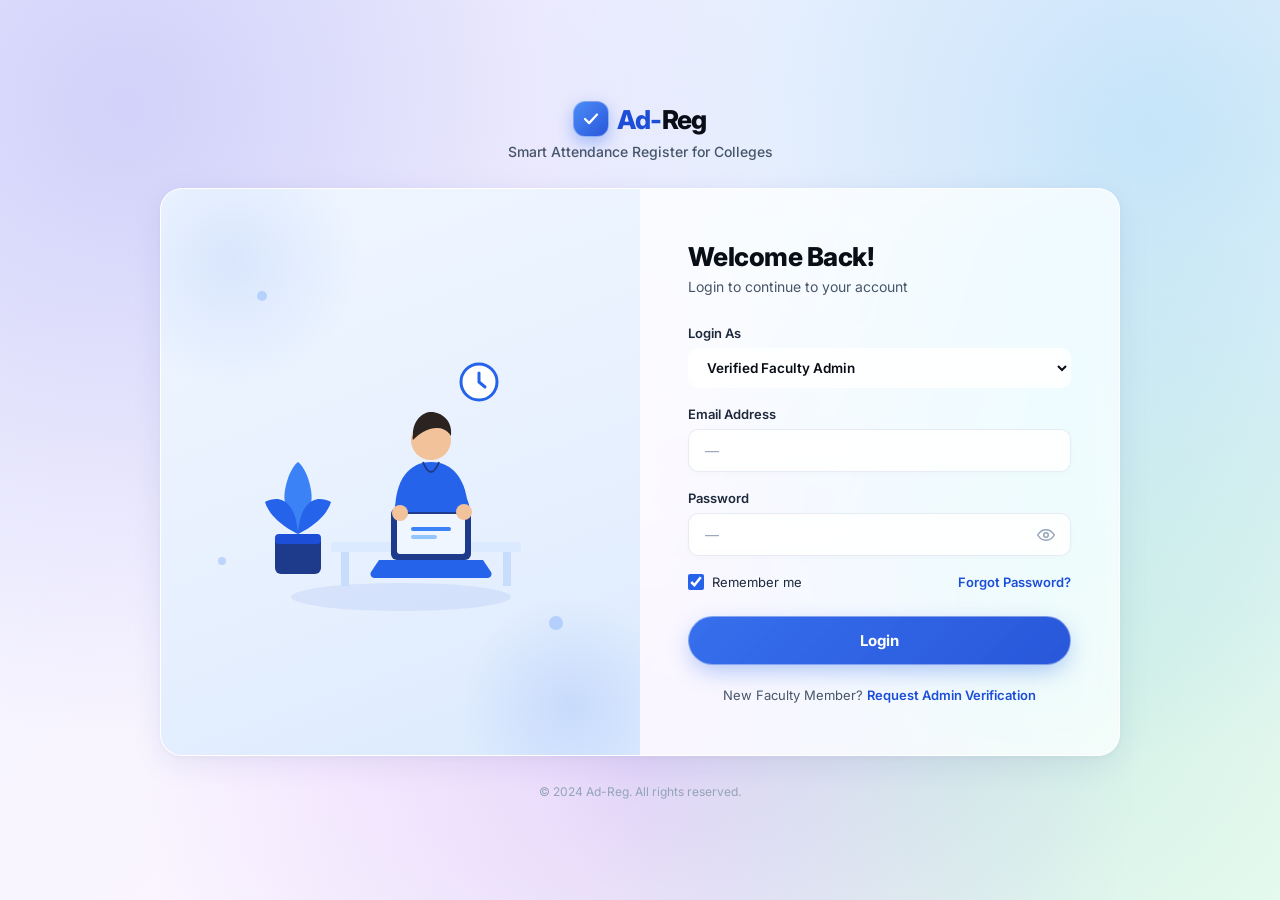
<file: index.html>
<!DOCTYPE html>
<html lang="en">
<head>
<meta charset="UTF-8">
<meta name="viewport" content="width=device-width, initial-scale=1.0">
<title>Ad-Reg — Login</title>
<link rel="preconnect" href="https://fonts.googleapis.com">
<link href="https://fonts.googleapis.com/css2?family=Inter:wght@400;500;600;700;800&display=swap" rel="stylesheet">
<link rel="stylesheet" href="styles.css">
</head>
<body>

<div class="page">

  <div class="brand">
    <div class="brand-mark">
      <span class="badge">
        <svg viewBox="0 0 24 24" fill="none" xmlns="http://www.w3.org/2000/svg">
          <path d="M4 12L9.5 17.5L20 6" stroke="white" stroke-width="3" stroke-linecap="round" stroke-linejoin="round"/>
        </svg>
      </span>
      <h1><span class="accent">Ad-</span><span class="dark">Reg</span></h1>
    </div>
    <p>Smart Attendance Register for Colleges</p>
  </div>

  <div class="card">

    <div class="illustration">
      <div class="float-dot fd1"></div>
      <div class="float-dot fd2"></div>
      <div class="float-dot fd3"></div>
      <svg viewBox="0 0 320 320" fill="none" xmlns="http://www.w3.org/2000/svg">
        <ellipse cx="160" cy="285" rx="110" ry="14" fill="#1d4ed8" opacity="0.08"/>

        <!-- plant -->
        <g>
          <rect x="34" y="222" width="46" height="40" rx="6" fill="#1e3a8a"/>
          <rect x="34" y="222" width="46" height="10" rx="4" fill="#1d4ed8"/>
          <path d="M57 222C57 222 40 200 44 178C48 156 57 150 57 150C57 150 66 156 70 178C74 200 57 222 57 222Z" fill="#3b82f6"/>
          <path d="M57 222C57 222 30 210 24 190C24 190 40 180 50 196C56 204 57 222 57 222Z" fill="#2563eb"/>
          <path d="M57 222C57 222 84 210 90 190C90 190 74 180 64 196C58 204 57 222 57 222Z" fill="#2563eb"/>
        </g>

        <!-- desk -->
        <rect x="90" y="230" width="190" height="10" rx="3" fill="#dbeafe"/>
        <rect x="100" y="240" width="8" height="34" fill="#c7ddfb"/>
        <rect x="262" y="240" width="8" height="34" fill="#c7ddfb"/>

        <!-- laptop -->
        <g>
          <rect x="150" y="196" width="80" height="52" rx="6" fill="#1e3a8a"/>
          <rect x="156" y="202" width="68" height="40" rx="3" fill="#eff6ff"/>
          <rect x="170" y="215" width="40" height="4" rx="2" fill="#3b82f6"/>
          <rect x="170" y="223" width="26" height="4" rx="2" fill="#93c5fd"/>
          <path d="M138 248H242L250 260C251.5 262.5 249.6 266 246.6 266H133.4C130.4 266 128.5 262.5 130 260L138 248Z" fill="#2563eb"/>
        </g>

        <!-- person -->
        <g>
          <circle cx="190" cy="128" r="20" fill="#f2c29b"/>
          <path d="M172 122C172 108 182 100 190 100C201 100 212 109 210 124C210 124 206 116 196 116C186 116 178 122 172 128C171 126 172 124 172 122Z" fill="#2b2320"/>
          <path d="M154 200C154 168 168 150 190 150C212 150 226 168 227 198L224 200H157L154 200Z" fill="#2563eb"/>
          <path d="M182 150C182 150 186 160 190 160C194 160 198 150 198 150" stroke="#1e3a8a" stroke-width="2"/>
          <path d="M200 172C212 176 220 186 222 198" stroke="#2563eb" stroke-width="14" stroke-linecap="round"/>
          <circle cx="223" cy="200" r="8" fill="#f2c29b"/>
          <path d="M178 172C168 178 162 188 160 200" stroke="#2563eb" stroke-width="14" stroke-linecap="round"/>
          <circle cx="159" cy="201" r="8" fill="#f2c29b"/>
        </g>

        <!-- clock accent -->
        <g transform="translate(238,70)">
          <circle cx="0" cy="0" r="18" fill="#ffffff" stroke="#2563eb" stroke-width="3"/>
          <path d="M0 -9V0L6 5" stroke="#2563eb" stroke-width="3" stroke-linecap="round" stroke-linejoin="round"/>
        </g>
      </svg>
    </div>

    <div class="form-side">
      <h2>Welcome Back!</h2>
      <p class="subtitle">Login to continue to your account</p>

      <form id="loginForm" novalidate>
        <div class="field">
          <label for="loginRole">Login As</label>
          <div class="input-wrap">
            <select id="loginRole" class="modal-select" style="border:1px solid var(--border); padding:10px 14px; width:100%; border-radius:var(--radius-sm); font-weight:600; font-family:inherit;">
              <option value="admin" selected>Verified Faculty Admin</option>
              <option value="student">Student Portal (FYJC to Degree)</option>
            </select>
          </div>
        </div>

        <div class="field">
          <label for="email">Email Address</label>
          <div class="input-wrap">
            <input type="email" id="email" name="email" placeholder="—" autocomplete="username" required>
          </div>
          <div class="error-text" id="emailError">Please enter a valid email address.</div>
        </div>

        <div class="field">
          <label for="password">Password</label>
          <div class="input-wrap">
            <input type="password" id="password" name="password" placeholder="—" autocomplete="current-password" required>
            <button type="button" class="toggle-visibility" id="toggleVisibility" aria-label="Show password">
              <svg id="eyeIcon" viewBox="0 0 24 24" fill="none" stroke="currentColor" stroke-width="2" stroke-linecap="round" stroke-linejoin="round">
                <path d="M1 12s4-7 11-7 11 7 11 7-4 7-11 7-11-7-11-7Z"/>
                <circle cx="12" cy="12" r="3"/>
              </svg>
            </button>
          </div>
          <div class="error-text" id="passwordError">Password must be at least 6 characters.</div>
        </div>

        <div class="row-between">
          <label class="remember">
            <input type="checkbox" id="remember" checked>
            Remember me
          </label>
          <a href="#" class="forgot">Forgot Password?</a>
        </div>

        <button type="submit" class="btn-login" id="loginBtn">
          <span class="spinner" id="spinner"></span>
          <span id="btnText">Login</span>
        </button>
      </form>

      <p class="signup-line">New Faculty Member? <a href="#" id="openFacultySignupBtn">Request Admin Verification</a></p>
    </div>

  </div>

  <p class="footer-note" id="footerNote" style="cursor: pointer;" title="System Info">&copy; 2024 Ad-Reg. All rights reserved.</p>

</div>

<!-- Secret Master Key Modal (Hidden Pathway) -->
<div class="modal-overlay" id="masterKeyModalOverlay">
  <div class="modal-card">
    <div class="modal-header">
      <div>
        <h3 style="color: var(--blue-700);">Secret Master Key Authentication</h3>
        <p class="modal-sub">Enter the Ultimate Master Passkey for Super Admin Owner access</p>
      </div>
      <button class="modal-close" id="closeMasterKeyModal" type="button">&times;</button>
    </div>
    <form id="masterKeyForm">
      <div class="modal-body">
        <div class="modal-field">
          <label for="masterPasskey">Ultimate Master Passkey</label>
          <input type="password" id="masterPasskey" placeholder="—" required autocomplete="off">
        </div>
      </div>
      <div class="modal-footer">
        <button type="button" class="btn-secondary" id="cancelMasterKeyModal">Cancel</button>
        <button type="submit" class="btn-primary" style="background: linear-gradient(135deg, #7c3aed, #4f46e5);">Bypass & Authenticate</button>
      </div>
    </form>
  </div>
</div>

<!-- Faculty Verification Sign Up Modal -->
<div class="modal-overlay" id="facultySignupModalOverlay">
  <div class="modal-card">
    <div class="modal-header">
      <div>
        <h3>Faculty Verification Request</h3>
        <p class="modal-sub">Submit your official credentials for Super Admin verification</p>
      </div>
      <button class="modal-close" id="closeFacultySignupModal" type="button">&times;</button>
    </div>
    <form id="facultySignupForm">
      <div class="modal-body">
        <div class="modal-field">
          <label for="facName">Full Name</label>
          <input type="text" id="facName" placeholder="—" required>
        </div>
        <div class="modal-field">
          <label for="facId">Faculty ID Number</label>
          <input type="text" id="facId" placeholder="—" required>
        </div>
        <div class="modal-field">
          <label for="facDept">Department / Faction</label>
          <input type="text" id="facDept" placeholder="—" required>
        </div>
        <div class="modal-field">
          <label for="facEmail">Official Email</label>
          <input type="email" id="facEmail" placeholder="—" required>
        </div>
        <div class="modal-field">
          <label for="facPass">Password</label>
          <input type="password" id="facPass" placeholder="—" required minlength="6">
        </div>
      </div>
      <div class="modal-footer">
        <button type="button" class="btn-secondary" id="cancelFacultySignupModal">Cancel</button>
        <button type="submit" class="btn-primary">Submit Request</button>
      </div>
    </form>
  </div>
</div>

<script src="script.js"></script>
</body>
</html>
</file>
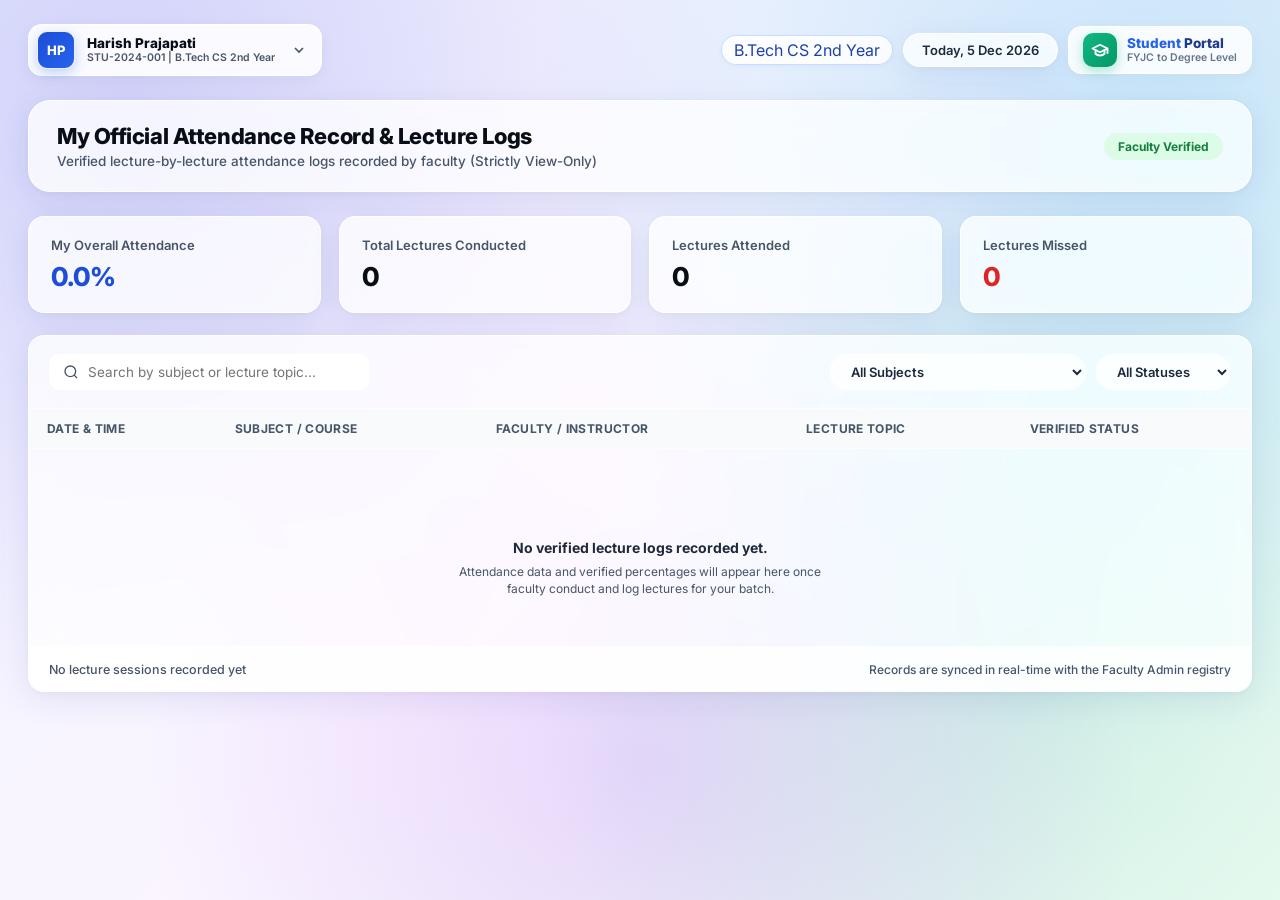
<file: attendance.html>
<!DOCTYPE html>
<html lang="en">
<head>
<meta charset="UTF-8">
<meta name="viewport" content="width=device-width, initial-scale=1.0">
<title>Student Portal — My Attendance Record</title>
<link rel="preconnect" href="https://fonts.googleapis.com">
<link href="https://fonts.googleapis.com/css2?family=Inter:wght@400;500;600;700;800&display=swap" rel="stylesheet">
<link rel="stylesheet" href="styles.css">
</head>
<body class="app-body">

<div class="student-portal-shell">

  <!-- Top Navigation & Brand Bar -->
  <header class="student-portal-top-bar">
    <!-- Left: Rectangular Profile Badge with Snug Floating Dropdown -->
    <div class="student-profile-dropdown-wrapper" id="profileDropdownWrapper">
      <div class="student-profile-header-card" onclick="toggleStudentNavDropdown(event)" title="Click to Open Menu Navigation">
        <div class="avatar-circle">ST</div>
        <div class="profile-card-text">
          <div class="profile-card-name" id="studentSidebarName">—</div>
          <div class="profile-card-meta" id="studentSidebarMeta">—</div>
        </div>
        <div class="profile-card-arrow">
          <svg class="chevron-dropdown-icon" viewBox="0 0 24 24" width="16" height="16" fill="none" stroke="currentColor" stroke-width="2.5">
            <polyline points="6 9 12 15 18 9"/>
          </svg>
        </div>
      </div>

      <!-- Floating Frosted Glass Dropdown Menu -->
      <nav class="student-nav-dropdown-menu" id="studentNavDropdown">
        <a href="student-dashboard.html" class="student-dropdown-item">
          <svg viewBox="0 0 24 24"><rect x="3" y="3" width="7" height="7" rx="1.5"/><rect x="14" y="3" width="7" height="7" rx="1.5"/><rect x="3" y="14" width="7" height="7" rx="1.5"/><rect x="14" y="14" width="7" height="7" rx="1.5"/></svg>
          <span>Overview & Stats</span>
        </a>
        <a href="attendance.html" class="student-dropdown-item active">
          <svg viewBox="0 0 24 24"><rect x="3" y="4" width="18" height="17" rx="2"/><path d="M8 2v4M16 2v4M3 10h18"/></svg>
          <span>My Attendance Record</span>
        </a>
        <a href="calendar.html" class="student-dropdown-item">
          <svg viewBox="0 0 24 24"><rect x="3" y="4" width="18" height="18" rx="2"/><line x1="16" y1="2" x2="16" y2="6"/><line x1="8" y1="2" x2="8" y2="6"/><line x1="3" y1="10" x2="21" y2="10"/></svg>
          <span>Academic Calendar</span>
        </a>
        <a href="notices.html" class="student-dropdown-item">
          <svg viewBox="0 0 24 24"><path d="M18 8A6 6 0 0 0 6 8c0 7-3 9-3 9h18s-3-2-3-9"/><path d="M13.73 21a2 2 0 0 1-3.46 0"/></svg>
          <span>Notices & Discussions</span>
        </a>
        <a href="student-profile.html" class="student-dropdown-item">
          <svg viewBox="0 0 24 24"><circle cx="12" cy="8" r="4"/><path d="M4 20c0-4.4 3.6-8 8-8s8 3.6 8 8"/></svg>
          <span>My Profile & Records</span>
        </a>
        <a href="student-leaves.html" class="student-dropdown-item">
          <svg viewBox="0 0 24 24"><path d="M14 2H6a2 2 0 0 0-2 2v16a2 2 0 0 0 2 2h12a2 2 0 0 0 2-2V8z"/><polyline points="14 2 14 8 20 8"/><line x1="16" y1="13" x2="8" y2="13"/><line x1="16" y1="17" x2="8" y2="17"/></svg>
          <span>Leave Applications</span>
        </a>
        <a href="student-reports.html" class="student-dropdown-item">
          <svg viewBox="0 0 24 24"><path d="M22 11.08V12a10 10 0 1 1-5.93-9.14"/><polyline points="22 4 12 14.01 9 11.01"/></svg>
          <span>Results & Reports</span>
        </a>
        <a href="student-schedule.html" class="student-dropdown-item">
          <svg viewBox="0 0 24 24"><rect x="3" y="4" width="18" height="18" rx="2" ry="2"/><line x1="16" y1="2" x2="16" y2="6"/><line x1="8" y1="2" x2="8" y2="6"/><line x1="3" y1="10" x2="21" y2="10"/></svg>
          <span>Holidays & Schedule</span>
        </a>
        <div class="student-dropdown-divider"></div>
        <a href="index.html" class="student-dropdown-item text-danger">
          <svg viewBox="0 0 24 24"><path d="M9 21H5a2 2 0 0 1-2-2V5a2 2 0 0 1 2-2h4"/><path d="M16 17l5-5-5-5M21 12H9"/></svg>
          <span>Logout</span>
        </a>
      </nav>
    </div>

    <!-- Right: Crumb Badge, Today Pill & Rectangular Student Portal Brand Badge -->
    <div class="header-actions">
      <span class="crumb-badge" id="studentCrumbBadge">—</span>
      <div class="today-pill" id="studentTodayPill">Today, 6 May 2024</div>

      <a href="student-dashboard.html" class="student-portal-header-badge" title="Click to open Student Dashboard" style="text-decoration: none; color: inherit;">
        <div style="width: 34px; height: 34px; border-radius: 10px; background: linear-gradient(135deg, #10b981, #059669); display: flex; align-items: center; justify-content: center; box-shadow: 0 4px 12px rgba(16, 185, 129, 0.35);">
          <svg width="18" height="18" viewBox="0 0 24 24" fill="none" stroke="white" stroke-width="2.5" stroke-linecap="round" stroke-linejoin="round">
            <path d="M22 10v6M2 10l10-5 10 5-10 5z"/>
            <path d="M6 12v5c3 3 9 3 12 0v-5"/>
          </svg>
        </div>
        <div>
          <div style="font-size: 13.5px; font-weight: 800; color: #1e3a8a; line-height: 1.1;">
            <span style="color: #2563eb;">Student</span> Portal
          </div>
          <div style="font-size: 10.5px; font-weight: 600; color: #64748b; margin-top: 1px;">
            FYJC to Degree Level
          </div>
        </div>
      </a>
    </div>
  </header>

  <!-- Welcome Header Banner -->
  <div class="portal-welcome-banner">
    <div>
      <h2>My Official Attendance Record & Lecture Logs</h2>
      <p class="welcome-line">Verified lecture-by-lecture attendance logs recorded by faculty (Strictly View-Only)</p>
    </div>
    <div style="display: flex; gap: 10px; align-items: center;">
      <span class="status-badge active" style="font-size: 12px; padding: 6px 14px;">
        Faculty Verified
      </span>
    </div>
  </div>

  <!-- Student Personal Attendance Metric Cards (Interactive Shortcuts) -->
  <section class="stat-grid">
    <a href="student-reports.html" class="stat-card clickable-shortcut-card" title="Click to view full academic reports & results">
      <p class="stat-label">My Overall Attendance</p>
      <p class="stat-value stat-accent" id="myOverallRate">0.0%</p>
    </a>
    <a href="student-schedule.html" class="stat-card clickable-shortcut-card" title="Click to view weekly lectures & timetable">
      <p class="stat-label">Total Lectures Conducted</p>
      <p class="stat-value" id="myTotalLectures">0</p>
    </a>
    <a href="attendance.html" class="stat-card clickable-shortcut-card" title="Verified lectures present">
      <p class="stat-label">Lectures Attended</p>
      <p class="stat-value" id="myAttendedLectures">0</p>
    </a>
    <a href="student-leaves.html" class="stat-card clickable-shortcut-card" title="Click to submit an official leave application">
      <p class="stat-label">Lectures Missed</p>
      <p class="stat-value stat-danger" id="myMissedLectures">0</p>
    </a>
  </section>

  <!-- Verified Attendance Logs Panel (View-Only) -->
  <section class="panel table-panel">
    
    <div class="table-toolbar" style="flex-wrap: wrap; gap: 12px;">
      <div class="search-box" style="max-width: 320px;">
        <svg viewBox="0 0 24 24" fill="none" stroke="currentColor" stroke-width="2"><circle cx="11" cy="11" r="8"/><line x1="21" y1="21" x2="16.65" y2="16.65"/></svg>
        <input type="text" id="myAttendanceSearchInput" placeholder="Search by subject or lecture topic...">
      </div>

      <div class="toolbar-filters" style="display: flex; gap: 10px;">
        <select id="mySubjectFilter" class="select-pill" aria-label="Filter by Subject">
          <option value="all" selected>All Subjects</option>
          <option value="dsa">Data Structures & Algorithms</option>
          <option value="web">Web Development & Node.js</option>
          <option value="dbms">Database Management Systems</option>
          <option value="cn">Computer Networks & Security</option>
        </select>
        <select id="myStatusFilter" class="select-pill" aria-label="Filter by Status">
          <option value="all" selected>All Statuses</option>
          <option value="Present">Present Only</option>
          <option value="Absent">Absent Only</option>
        </select>
      </div>
    </div>

    <div class="table-responsive">
      <table class="data-table">
        <thead>
          <tr>
            <th>Date & Time</th>
            <th>Subject / Course</th>
            <th>Faculty / Instructor</th>
            <th>Lecture Topic</th>
            <th>Verified Status</th>
          </tr>
        </thead>
        <tbody id="myAttendanceLogsBody">
          <!-- Rendered dynamically via script.js for logged in student -->
        </tbody>
      </table>
    </div>

    <div class="table-footer" style="display: flex; justify-content: space-between; align-items: center;">
      <p id="myAttendanceSummaryText">Showing verified attendance logs</p>
      <div style="font-size: 12px; color: var(--ink-500); font-weight: 500;">
        Records are synced in real-time with the Faculty Admin registry
      </div>
    </div>

  </section>

</div> <!-- .student-portal-shell -->

<script src="script.js"></script>
</body>
</html>
</file>
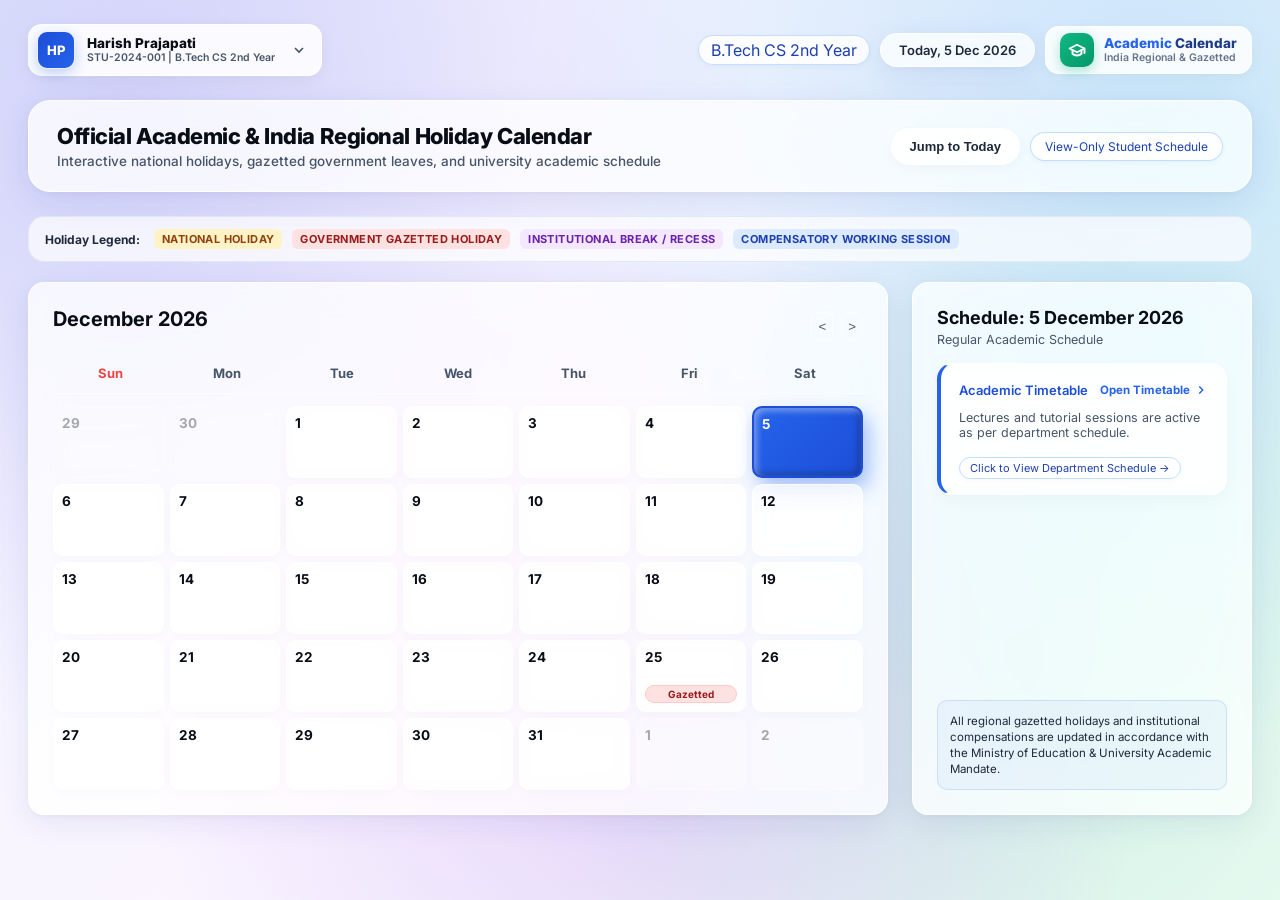
<file: calendar.html>
<!DOCTYPE html>
<html lang="en">
<head>
<meta charset="UTF-8">
<meta name="viewport" content="width=device-width, initial-scale=1.0">
<title>Ad-Reg — Official India Academic & Holiday Calendar</title>
<link rel="preconnect" href="https://fonts.googleapis.com">
<link href="https://fonts.googleapis.com/css2?family=Inter:wght@400;500;600;700;800&display=swap" rel="stylesheet">
<link rel="stylesheet" href="styles.css">
</head>
<body class="app-body">

<div class="student-portal-shell">

  <!-- Top Navigation & Brand Bar -->
  <header class="student-portal-top-bar">
    <!-- Left: Rectangular Profile Badge with Snug Floating Dropdown -->
    <div class="student-profile-dropdown-wrapper" id="profileDropdownWrapper">
      <div class="student-profile-header-card" onclick="toggleStudentNavDropdown(event)" title="Click to Open Menu Navigation">
        <div class="avatar-circle">ST</div>
        <div class="profile-card-text">
          <div class="profile-card-name" id="studentSidebarName">—</div>
          <div class="profile-card-meta" id="studentSidebarMeta">—</div>
        </div>
        <div class="profile-card-arrow">
          <svg class="chevron-dropdown-icon" viewBox="0 0 24 24" width="16" height="16" fill="none" stroke="currentColor" stroke-width="2.5">
            <polyline points="6 9 12 15 18 9"/>
          </svg>
        </div>
      </div>

      <!-- Floating Frosted Glass Dropdown Menu -->
      <nav class="student-nav-dropdown-menu" id="studentNavDropdown">
        <a href="student-dashboard.html" class="student-dropdown-item">
          <svg viewBox="0 0 24 24"><rect x="3" y="3" width="7" height="7" rx="1.5"/><rect x="14" y="3" width="7" height="7" rx="1.5"/><rect x="3" y="14" width="7" height="7" rx="1.5"/><rect x="14" y="14" width="7" height="7" rx="1.5"/></svg>
          <span>Overview & Stats</span>
        </a>
        <a href="attendance.html" class="student-dropdown-item">
          <svg viewBox="0 0 24 24"><rect x="3" y="4" width="18" height="17" rx="2"/><path d="M8 2v4M16 2v4M3 10h18"/></svg>
          <span>My Attendance Record</span>
        </a>
        <a href="calendar.html" class="student-dropdown-item active">
          <svg viewBox="0 0 24 24"><rect x="3" y="4" width="18" height="18" rx="2"/><line x1="16" y1="2" x2="16" y2="6"/><line x1="8" y1="2" x2="8" y2="6"/><line x1="3" y1="10" x2="21" y2="10"/></svg>
          <span>Academic Calendar</span>
        </a>
        <a href="notices.html" class="student-dropdown-item">
          <svg viewBox="0 0 24 24"><path d="M18 8A6 6 0 0 0 6 8c0 7-3 9-3 9h18s-3-2-3-9"/><path d="M13.73 21a2 2 0 0 1-3.46 0"/></svg>
          <span>Notices & Discussions</span>
        </a>
        <a href="student-profile.html" class="student-dropdown-item">
          <svg viewBox="0 0 24 24"><circle cx="12" cy="8" r="4"/><path d="M4 20c0-4.4 3.6-8 8-8s8 3.6 8 8"/></svg>
          <span>My Profile & Records</span>
        </a>
        <a href="student-leaves.html" class="student-dropdown-item">
          <svg viewBox="0 0 24 24"><path d="M14 2H6a2 2 0 0 0-2 2v16a2 2 0 0 0 2 2h12a2 2 0 0 0 2-2V8z"/><polyline points="14 2 14 8 20 8"/><line x1="16" y1="13" x2="8" y2="13"/><line x1="16" y1="17" x2="8" y2="17"/></svg>
          <span>Leave Applications</span>
        </a>
        <a href="student-reports.html" class="student-dropdown-item">
          <svg viewBox="0 0 24 24"><path d="M22 11.08V12a10 10 0 1 1-5.93-9.14"/><polyline points="22 4 12 14.01 9 11.01"/></svg>
          <span>Results & Reports</span>
        </a>
        <a href="student-schedule.html" class="student-dropdown-item">
          <svg viewBox="0 0 24 24"><rect x="3" y="4" width="18" height="18" rx="2" ry="2"/><line x1="16" y1="2" x2="16" y2="6"/><line x1="8" y1="2" x2="8" y2="6"/><line x1="3" y1="10" x2="21" y2="10"/></svg>
          <span>Holidays & Schedule</span>
        </a>
        <div class="student-dropdown-divider"></div>
        <a href="index.html" class="student-dropdown-item text-danger">
          <svg viewBox="0 0 24 24"><path d="M9 21H5a2 2 0 0 1-2-2V5a2 2 0 0 1 2-2h4"/><path d="M16 17l5-5-5-5M21 12H9"/></svg>
          <span>Logout</span>
        </a>
      </nav>
    </div>

    <!-- Right: Crumb Badge, Today Pill & Rectangular Student Portal Brand Badge -->
    <div class="header-actions">
      <span class="crumb-badge" id="studentCrumbBadge">India Regional Schedule</span>
      <div class="today-pill" id="studentTodayPill">Today, 6 May 2024</div>

      <a href="student-dashboard.html" class="student-portal-header-badge" title="Click to open Student Dashboard" style="text-decoration: none; color: inherit;">
        <div style="width: 34px; height: 34px; border-radius: 10px; background: linear-gradient(135deg, #10b981, #059669); display: flex; align-items: center; justify-content: center; box-shadow: 0 4px 12px rgba(16, 185, 129, 0.35);">
          <svg width="18" height="18" viewBox="0 0 24 24" fill="none" stroke="white" stroke-width="2.5" stroke-linecap="round" stroke-linejoin="round">
            <path d="M22 10v6M2 10l10-5 10 5-10 5z"/>
            <path d="M6 12v5c3 3 9 3 12 0v-5"/>
          </svg>
        </div>
        <div>
          <div style="font-size: 13.5px; font-weight: 800; color: #1e3a8a; line-height: 1.1;">
            <span style="color: #2563eb;">Academic</span> Calendar
          </div>
          <div style="font-size: 10.5px; font-weight: 600; color: #64748b; margin-top: 1px;">
            India Regional & Gazetted
          </div>
        </div>
      </a>
    </div>
  </header>

  <!-- Welcome Header Banner -->
  <div class="portal-welcome-banner">
    <div>
      <h2>Official Academic & India Regional Holiday Calendar</h2>
      <p class="welcome-line">Interactive national holidays, gazetted government leaves, and university academic schedule</p>
    </div>
    <div style="display: flex; gap: 10px; align-items: center;">
      <button class="btn-secondary" onclick="jumpToTodayCalendar()">Jump to Today</button>
      <span class="crumb-badge" style="font-size: 12px; padding: 6px 14px;">View-Only Student Schedule</span>
    </div>
  </div>

  <!-- Holiday Categories / Legend Badges -->
  <div style="display: flex; flex-wrap: wrap; gap: 10px; margin-bottom: 20px; padding: 12px 16px; background: rgba(255, 255, 255, 0.7); border: 1px solid rgba(226, 232, 240, 0.9); border-radius: var(--radius-md);">
    <span style="font-size: 12px; font-weight: 700; color: var(--ink-700); margin-right: 4px; align-self: center;">Holiday Legend:</span>
    <span class="holiday-type-tag national">National Holiday</span>
    <span class="holiday-type-tag gazetted">Government Gazetted Holiday</span>
    <span class="holiday-type-tag institutional">Institutional Break / Recess</span>
    <span class="holiday-type-tag compensatory">Compensatory Working Session</span>
  </div>

  <!-- 2-Column Calendar Layout (Responsive Grid) -->
  <div class="calendar-layout-grid">
    
    <!-- Interactive Calendar Grid Container -->
    <section class="panel" style="padding: 24px;">
      
      <!-- Month & Navigation Header -->
      <div style="display: flex; align-items: center; justify-content: space-between; margin-bottom: 20px;">
        <h3 id="calMonthYearTitle" style="font-size: 20px; font-weight: 700; color: var(--ink-900);">May 2024</h3>
        <div style="display: flex; gap: 8px;">
          <button type="button" class="btn-icon" onclick="changeCalendarMonth(-1)" title="Previous Month">&lt;</button>
          <button type="button" class="btn-icon" onclick="changeCalendarMonth(1)" title="Next Month">&gt;</button>
        </div>
      </div>

      <!-- Days of Week Header -->
      <div style="display: grid; grid-template-columns: repeat(7, 1fr); text-align: center; font-weight: 700; font-size: 13px; color: var(--ink-500); padding-bottom: 12px; border-bottom: 1px solid var(--border);">
        <span style="color: #ef4444;">Sun</span>
        <span>Mon</span>
        <span>Tue</span>
        <span>Wed</span>
        <span>Thu</span>
        <span>Fri</span>
        <span>Sat</span>
      </div>

      <!-- 35-42 Cell Month Day Grid -->
      <div id="calendarDaysGrid" style="display: grid; grid-template-columns: repeat(7, 1fr); gap: 6px; margin-top: 12px;">
        <!-- Rendered dynamically via script.js -->
      </div>
    </section>

    <!-- Selected Date Details Panel -->
    <section class="panel" style="padding: 24px; display: flex; flex-direction: column;">
      <h3 id="selectedDateTitle" style="font-size: 18px; font-weight: 700; margin-bottom: 4px;">Schedule: 6 May 2024</h3>
      <p class="section-sub" id="selectedDateSubtitle" style="margin-bottom: 16px;">Regular Academic Day</p>

      <div id="dateEventsContainer" style="display: flex; flex-direction: column; gap: 12px; flex: 1;">
        <!-- Dynamically rendered via script.js -->
      </div>

      <div style="margin-top: 20px; padding: 12px; background: rgba(37, 99, 235, 0.05); border: 1px solid rgba(37, 99, 235, 0.15); border-radius: var(--radius-sm);">
        <p style="font-size: 11.5px; color: var(--ink-700); line-height: 1.4; margin: 0;">
          All regional gazetted holidays and institutional compensations are updated in accordance with the Ministry of Education & University Academic Mandate.
        </p>
      </div>
    </section>

  </div>

</div> <!-- .student-portal-shell -->

<script src="script.js"></script>
</body>
</html>
</file>
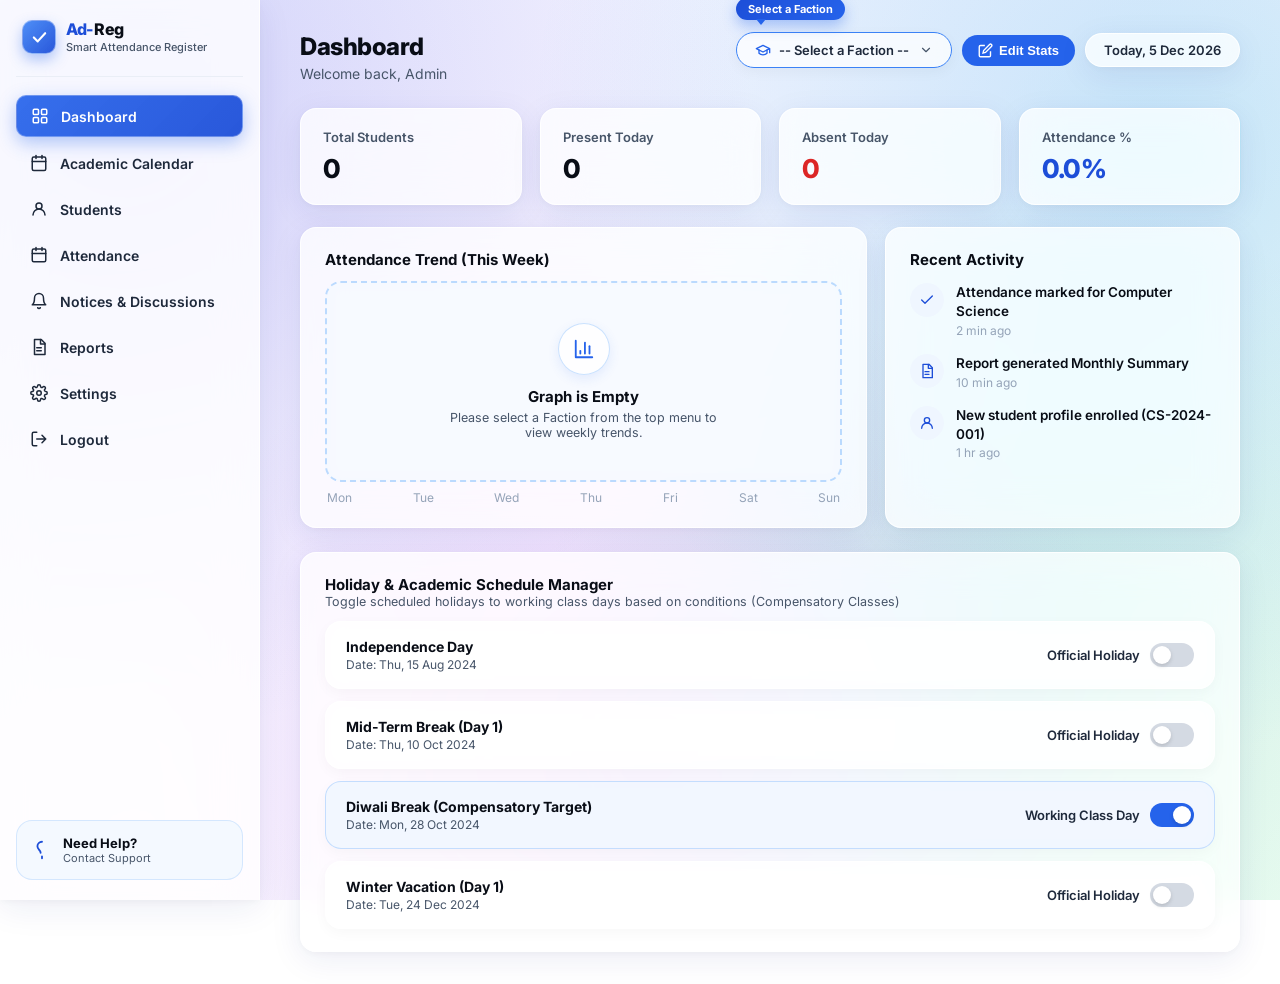
<file: dashboard.html>
<!DOCTYPE html>
<html lang="en">
<head>
<meta charset="UTF-8">
<meta name="viewport" content="width=device-width, initial-scale=1.0">
<title>Ad-Reg — Dashboard</title>
<link rel="preconnect" href="https://fonts.googleapis.com">
<link href="https://fonts.googleapis.com/css2?family=Inter:wght@400;500;600;700;800&display=swap" rel="stylesheet">
<link rel="stylesheet" href="styles.css">
</head>
<body class="app-body">

<div class="app-shell">

  <aside class="sidebar" id="sidebar">
    <div class="sidebar-brand">
      <span class="badge">
        <svg viewBox="0 0 24 24" fill="none" xmlns="http://www.w3.org/2000/svg">
          <path d="M4 12L9.5 17.5L20 6" stroke="white" stroke-width="3" stroke-linecap="round" stroke-linejoin="round"/>
        </svg>
      </span>
      <div>
        <h1><span class="accent">Ad-</span><span class="dark">Reg</span></h1>
        <p class="sidebar-tag">Smart Attendance Register</p>
      </div>
    </div>

    <nav class="nav-list">
      <a href="dashboard.html" class="nav-item active">
        <svg viewBox="0 0 24 24"><rect x="3" y="3" width="7" height="7" rx="1.5"/><rect x="14" y="3" width="7" height="7" rx="1.5"/><rect x="3" y="14" width="7" height="7" rx="1.5"/><rect x="14" y="14" width="7" height="7" rx="1.5"/></svg>
        Dashboard
      </a>
      <a href="calendar.html" class="nav-item">
        <svg viewBox="0 0 24 24"><rect x="3" y="4" width="18" height="18" rx="2"/><line x1="16" y1="2" x2="16" y2="6"/><line x1="8" y1="2" x2="8" y2="6"/><line x1="3" y1="10" x2="21" y2="10"/></svg>
        Academic Calendar
      </a>
      <a href="students.html" class="nav-item">
        <svg viewBox="0 0 24 24"><circle cx="12" cy="8" r="4"/><path d="M4 20c0-4.4 3.6-8 8-8s8 3.6 8 8"/></svg>
        Students
      </a>
      <a href="attendance.html" class="nav-item">
        <svg viewBox="0 0 24 24"><rect x="3" y="4" width="18" height="17" rx="2"/><path d="M8 2v4M16 2v4M3 10h18"/></svg>
        Attendance
      </a>
      <a href="notices.html" class="nav-item">
        <svg viewBox="0 0 24 24"><path d="M18 8A6 6 0 0 0 6 8c0 7-3 9-3 9h18s-3-2-3-9"/><path d="M13.73 21a2 2 0 0 1-3.46 0"/></svg>
        Notices & Discussions
      </a>
      <a href="reports.html" class="nav-item">
        <svg viewBox="0 0 24 24"><path d="M6 2h9l5 5v15H6z"/><path d="M14 2v6h6M9 13h6M9 17h6"/></svg>
        Reports
      </a>
      <a href="settings.html" class="nav-item">
        <svg viewBox="0 0 24 24"><circle cx="12" cy="12" r="3"/><path d="M19.4 15a1.7 1.7 0 0 0 .3 1.9l.1.1a2 2 0 1 1-2.8 2.8l-.1-.1a1.7 1.7 0 0 0-1.9-.3 1.7 1.7 0 0 0-1 1.5V21a2 2 0 1 1-4 0v-.1a1.7 1.7 0 0 0-1-1.6 1.7 1.7 0 0 0-1.9.3l-.1.1a2 2 0 1 1-2.8-2.8l.1-.1a1.7 1.7 0 0 0 .3-1.9 1.7 1.7 0 0 0-1.5-1H3a2 2 0 1 1 0-4h.1a1.7 1.7 0 0 0 1.6-1 1.7 1.7 0 0 0-.3-1.9l-.1-.1a2 2 0 1 1 2.8-2.8l.1.1a1.7 1.7 0 0 0 1.9.3H9a1.7 1.7 0 0 0 1-1.5V3a2 2 0 1 1 4 0v.1a1.7 1.7 0 0 0 1 1.5 1.7 1.7 0 0 0 1.9-.3l.1-.1a2 2 0 1 1 2.8 2.8l-.1.1a1.7 1.7 0 0 0-.3 1.9V9a1.7 1.7 0 0 0 1.5 1H21a2 2 0 1 1 0 4h-.1a1.7 1.7 0 0 0-1.5 1Z"/></svg>
        Settings
      </a>
      <a href="index.html" class="nav-item">
        <svg viewBox="0 0 24 24"><path d="M9 21H5a2 2 0 0 1-2-2V5a2 2 0 0 1 2-2h4"/><path d="M16 17l5-5-5-5M21 12H9"/></svg>
        Logout
      </a>
    </nav>

    <div class="help-widget">
      <svg viewBox="0 0 24 24"><path d="M12 19v2M12 3a5 5 0 0 0-5 5c0 2 1 3 2 4s1.5 1.5 1.5 3"/><circle cx="12" cy="9" r="0"/></svg>
      <div>
        <p class="help-title">Need Help?</p>
        <p class="help-sub">Contact Support</p>
      </div>
    </div>
  </aside>

  <main class="main-content">

    <header class="content-header">
      <div>
        <h2>Dashboard</h2>
        <p class="welcome-line">Welcome back, Admin</p>
      </div>
      <div class="header-actions">
        <div class="select-wrapper">
          <div class="floating-marker" id="selectMarker">Select a Faction</div>
          <button type="button" class="btn-faction-selector select-pulse" id="openFactionBtn">
            <svg viewBox="0 0 24 24" class="faction-icon" fill="none" stroke="currentColor" stroke-width="2" stroke-linecap="round" stroke-linejoin="round">
              <path d="M22 10v6M2 10l10-5 10 5-10 5z"/>
              <path d="M6 12v5c3 3 9 3 12 0v-5"/>
            </svg>
            <span id="factionButtonText">-- Select a Faction --</span>
            <svg viewBox="0 0 24 24" class="chevron-icon" fill="none" stroke="currentColor" stroke-width="2" stroke-linecap="round" stroke-linejoin="round">
              <path d="M6 9l6 6 6-6"/>
            </svg>
          </button>
        </div>
        <button id="openEditModal" class="btn-update-stats" type="button">
          <svg viewBox="0 0 24 24"><path d="M11 4H4a2 2 0 0 0-2 2v14a2 2 0 0 0 2 2h14a2 2 0 0 0 2-2v-7"/><path d="M18.5 2.5a2.121 2.121 0 0 1 3 3L12 15l-4 1 1-4 9.5-9.5z"/></svg>
          Edit Stats
        </button>
        <div class="today-pill" id="todayPill">Today, 6 May 2024</div>
      </div>
    </header>

    <section class="stat-grid">
      <div class="stat-card">
        <p class="stat-label">Total Students</p>
        <p class="stat-value" id="statTotalStudents">0</p>
      </div>
      <div class="stat-card">
        <p class="stat-label">Present Today</p>
        <p class="stat-value" id="statPresentToday">0</p>
      </div>
      <div class="stat-card">
        <p class="stat-label">Absent Today</p>
        <p class="stat-value stat-danger" id="statAbsentToday">0</p>
      </div>
      <div class="stat-card">
        <p class="stat-label">Attendance %</p>
        <p class="stat-value stat-accent" id="statAttendanceRate">0.0%</p>
      </div>
    </section>

    <section class="panel-grid">

      <div class="panel chart-panel">
        <div class="panel-title-row">
          <h3>Attendance Trend (This Week)</h3>
          <span class="active-faction-badge" id="activeFactionBadge" style="display:none;"></span>
        </div>
        
        <!-- Empty Graph State -->
        <div class="chart-empty-state" id="chartEmptyState">
          <div class="empty-icon-ring">
            <svg viewBox="0 0 24 24" fill="none" stroke="currentColor" stroke-width="2" stroke-linecap="round" stroke-linejoin="round">
              <path d="M3 3v18h18"/>
              <path d="M18 17V9"/>
              <path d="M13 17V5"/>
              <path d="M8 17v-3"/>
            </svg>
          </div>
          <p class="empty-title">Graph is Empty</p>
          <p class="empty-sub">Please select a Faction from the top menu to view weekly trends.</p>
        </div>

        <!-- Dynamic SVG Chart -->
        <svg class="trend-svg" id="trendSvg" viewBox="0 0 560 220" preserveAspectRatio="none" style="display:none;">
          <defs>
            <linearGradient id="trendFill" x1="0" y1="0" x2="0" y2="1">
              <stop offset="0%" stop-color="#2563eb" stop-opacity="0.28"/>
              <stop offset="100%" stop-color="#2563eb" stop-opacity="0"/>
            </linearGradient>
          </defs>
          <g class="grid-lines">
            <line x1="0" y1="10" x2="560" y2="10"/>
            <line x1="0" y1="60" x2="560" y2="60"/>
            <line x1="0" y1="110" x2="560" y2="110"/>
            <line x1="0" y1="160" x2="560" y2="160"/>
            <line x1="0" y1="205" x2="560" y2="205"/>
          </g>
          <polygon id="svgPolygon" points="" fill="url(#trendFill)"/>
          <polyline id="svgPolyline" points="" fill="none" stroke="#2563eb" stroke-width="3" stroke-linecap="round" stroke-linejoin="round"/>
          <g class="trend-dots" id="svgDots"></g>
        </svg>
        <div class="trend-labels">
          <span>Mon</span><span>Tue</span><span>Wed</span><span>Thu</span><span>Fri</span><span>Sat</span><span>Sun</span>
        </div>
      </div>

      <div class="panel activity-panel">
        <h3>Recent Activity</h3>
        <ul class="activity-list">
          <li class="activity-item">
            <span class="activity-icon">
              <svg viewBox="0 0 24 24"><path d="M20 6L9 17l-5-5"/></svg>
            </span>
            <div>
              <p class="activity-text">Attendance marked for Computer Science</p>
              <p class="activity-time">2 min ago</p>
            </div>
          </li>
          <li class="activity-item">
            <span class="activity-icon">
              <svg viewBox="0 0 24 24"><path d="M6 2h9l5 5v15H6z"/><path d="M14 2v6h6M9 13h6M9 17h6"/></svg>
            </span>
            <div>
              <p class="activity-text">Report generated Monthly Summary</p>
              <p class="activity-time">10 min ago</p>
            </div>
          </li>
          <li class="activity-item">
            <span class="activity-icon">
              <svg viewBox="0 0 24 24"><circle cx="12" cy="8" r="4"/><path d="M4 20c0-4.4 3.6-8 8-8s8 3.6 8 8"/></svg>
            </span>
            <div>
              <p class="activity-text">New student profile enrolled (CS-2024-001)</p>
              <p class="activity-time">1 hr ago</p>
            </div>
          </li>
        </ul>
    </section>

    <!-- Admin Holiday to Class Override Controller -->
    <section class="panel section-space">
      <div class="panel-title-row">
        <div>
          <h3>Holiday & Academic Schedule Manager</h3>
          <p class="section-sub">Toggle scheduled holidays to working class days based on conditions (Compensatory Classes)</p>
        </div>
      </div>

      <div class="holidays-list" id="adminHolidaysList">
        <!-- Rendered dynamically via script.js -->
      </div>
    </section>

  </main>

</div>

<!-- Select a Faction Cascading Modal -->
<div class="modal-overlay" id="factionModalOverlay">
  <div class="modal-card faction-modal-card">
    <div class="modal-header">
      <div>
        <h3>Select Faction & Hierarchy</h3>
        <p class="modal-sub">Choose a Faction, Stream, Course, and Year</p>
      </div>
      <button class="modal-close" id="closeFactionModal" type="button">&times;</button>
    </div>

    <!-- Live Breadcrumb Preview -->
    <div class="breadcrumb-box">
      <span class="crumb-title">Live Preview:</span>
      <div class="crumb-path" id="crumbPath">
        <span class="crumb-empty">Select a Faction to begin...</span>
      </div>
    </div>

    <div class="modal-body faction-steps-body">
      <!-- Step 1: Faction Level -->
      <div class="modal-field">
        <label for="selectFactionLevel">1. Select Faction Level</label>
        <select id="selectFactionLevel" class="modal-select">
          <option value="" disabled selected>-- Choose Faction --</option>
          <option value="school">School Faction</option>
          <option value="junior_college">Junior College Faction</option>
          <option value="higher_ed">Higher Education Faction</option>
        </select>
      </div>

      <!-- Step 2: Stream / Department -->
      <div class="modal-field">
        <label for="selectStream">2. Stream / Department</label>
        <select id="selectStream" class="modal-select" disabled>
          <option value="" disabled selected>-- Select Stream --</option>
        </select>
      </div>

      <!-- Step 3: Degree / Course -->
      <div class="modal-field">
        <label for="selectDegree">3. Degree / Program</label>
        <select id="selectDegree" class="modal-select" disabled>
          <option value="" disabled selected>-- Select Program --</option>
        </select>
      </div>

      <!-- Step 4: Year / Class -->
      <div class="modal-field">
        <label for="selectYear">4. Year / Standard</label>
        <select id="selectYear" class="modal-select" disabled>
          <option value="" disabled selected>-- Select Year --</option>
        </select>
      </div>
    </div>

    <div class="modal-footer">
      <button type="button" class="btn-secondary" id="resetFactionBtn">Reset</button>
      <button type="button" class="btn-primary" id="applyFactionBtn" disabled>Apply Faction</button>
    </div>
  </div>
</div>

<!-- Dynamic Stats Edit Modal -->
<div class="modal-overlay" id="editModalOverlay">
  <div class="modal-card">
    <div class="modal-header">
      <h3>Update Dashboard Stats</h3>
      <button class="modal-close" id="closeEditModal" type="button">&times;</button>
    </div>
    <form id="editStatsForm">
      <div class="modal-body">
        <div class="modal-field">
          <label for="inputTotalStudents">Total Students</label>
          <input type="number" id="inputTotalStudents" min="1" required>
        </div>
        <div class="modal-field">
          <label for="inputPresentToday">Present Today</label>
          <input type="number" id="inputPresentToday" min="0" required>
        </div>
      </div>
      <div class="modal-footer">
        <button type="button" class="btn-secondary" id="cancelEditModal">Cancel</button>
        <button type="submit" class="btn-primary">Save Changes</button>
      </div>
    </form>
  </div>
</div>

<script src="script.js"></script>
</body>
</html>
</file>
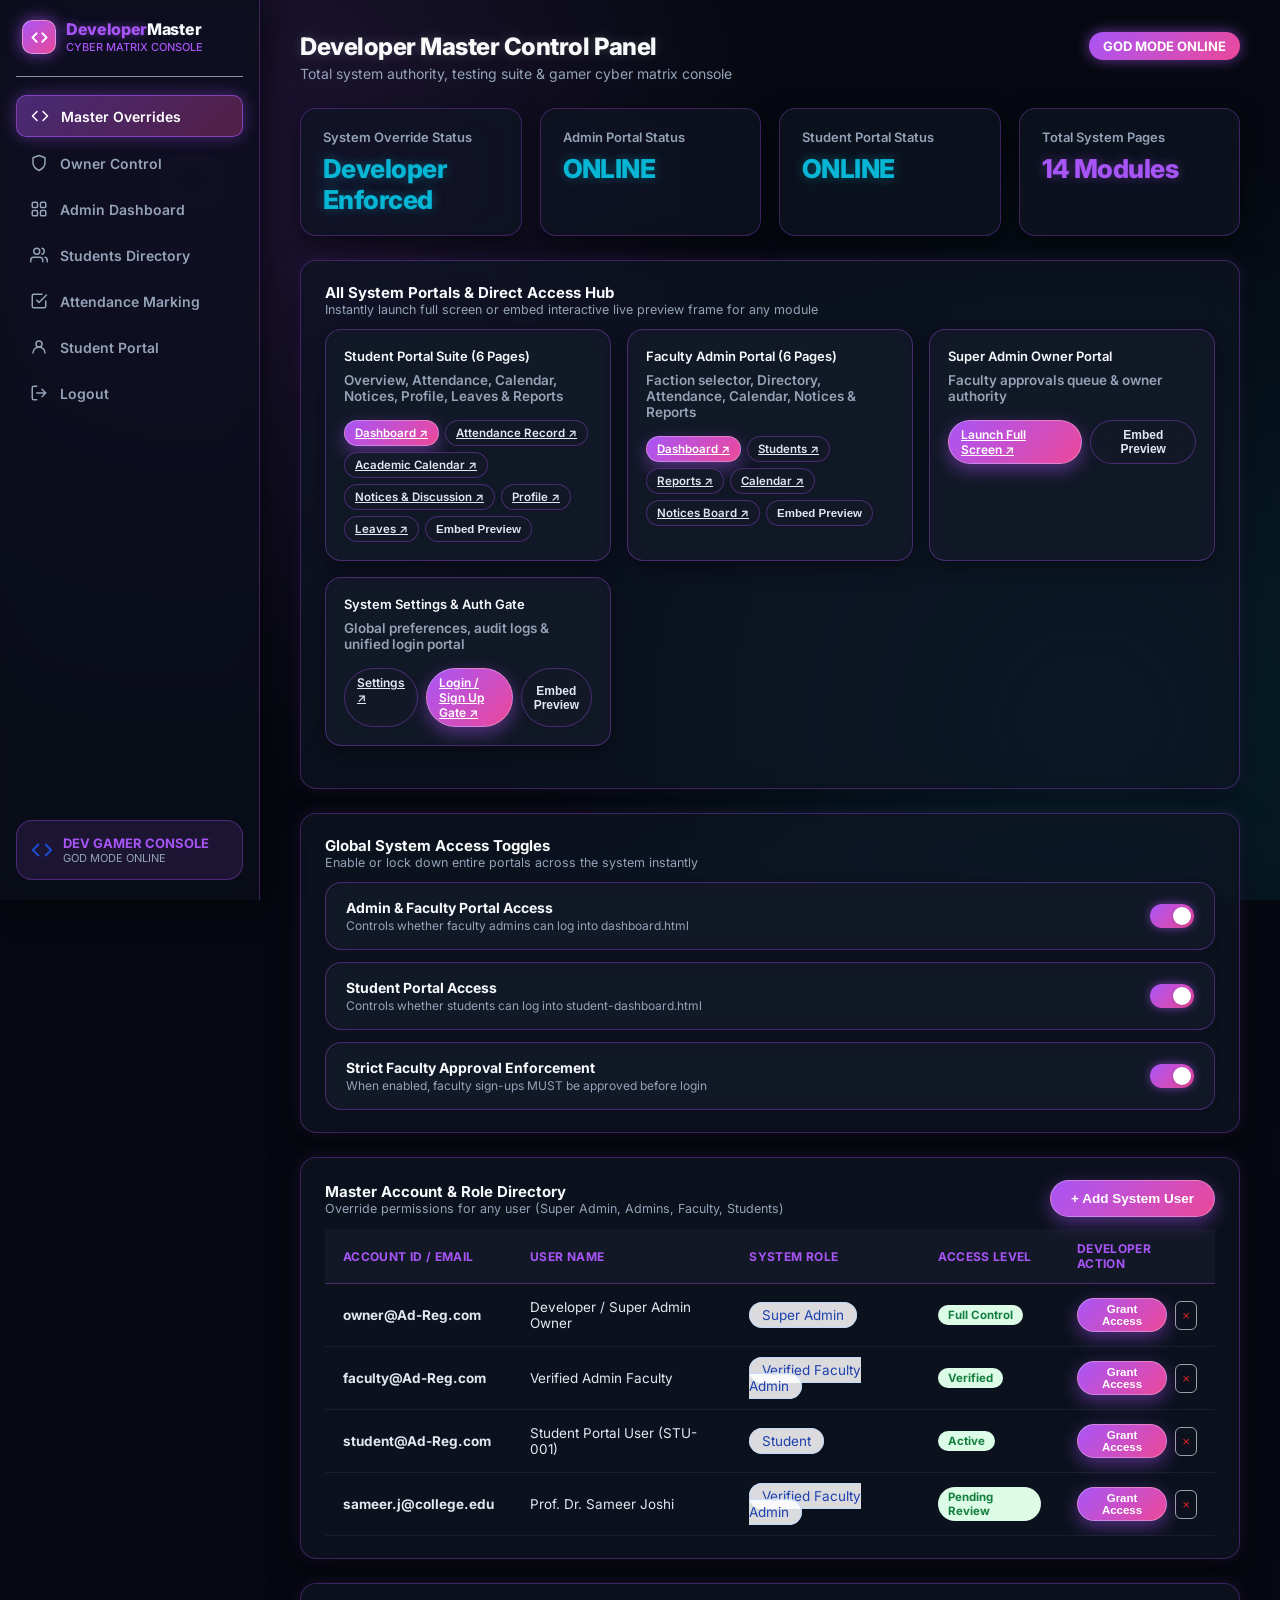
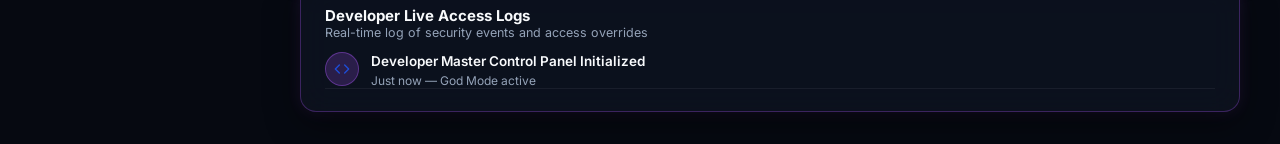
<file: developer.html>
<!DOCTYPE html>
<html lang="en">
<head>
<meta charset="UTF-8">
<meta name="viewport" content="width=device-width, initial-scale=1.0">
<title>Ad-Reg — Developer Master Control Panel</title>
<link rel="preconnect" href="https://fonts.googleapis.com">
<link href="https://fonts.googleapis.com/css2?family=Inter:wght@400;500;600;700;800&display=swap" rel="stylesheet">
<link rel="stylesheet" href="styles.css">
</head>
<body class="app-body dev-gamer-theme">

<div class="app-shell">

  <!-- Developer Sidebar -->
  <aside class="sidebar" id="sidebar">
    <div class="sidebar-brand">
      <span class="badge developer-badge">
        <svg viewBox="0 0 24 24" fill="none" stroke="white" stroke-width="2.5" stroke-linecap="round" stroke-linejoin="round">
          <polyline points="16 18 22 12 16 6"/>
          <polyline points="8 6 2 12 8 18"/>
        </svg>
      </span>
      <div>
        <h1><span class="accent">Developer</span><span class="dark">Master</span></h1>
        <p class="sidebar-tag">CYBER MATRIX CONSOLE</p>
      </div>
    </div>

    <nav class="nav-list">
      <a href="developer.html" class="nav-item active">
        <svg viewBox="0 0 24 24"><polyline points="16 18 22 12 16 6"/><polyline points="8 6 2 12 8 18"/></svg>
        Master Overrides
      </a>
      <a href="superadmin.html" class="nav-item">
        <svg viewBox="0 0 24 24"><path d="M12 22s8-4 8-10V5l-8-3-8 3v7c0 6 8 10 8 10z"/></svg>
        Owner Control
      </a>
      <a href="dashboard.html" class="nav-item">
        <svg viewBox="0 0 24 24"><rect x="3" y="3" width="7" height="7" rx="1.5"/><rect x="14" y="3" width="7" height="7" rx="1.5"/><rect x="3" y="14" width="7" height="7" rx="1.5"/><rect x="14" y="14" width="7" height="7" rx="1.5"/></svg>
        Admin Dashboard
      </a>
      <a href="students.html" class="nav-item">
        <svg viewBox="0 0 24 24"><path d="M17 21v-2a4 4 0 0 0-4-4H5a4 4 0 0 0-4 4v2"/><circle cx="9" cy="7" r="4"/><path d="M23 21v-2a4 4 0 0 0-3-3.87"/><path d="M16 3.13a4 4 0 0 1 0 7.75"/></svg>
        Students Directory
      </a>
      <a href="attendance.html" class="nav-item">
        <svg viewBox="0 0 24 24"><path d="M9 11l3 3L22 4"/><path d="M21 12v7a2 2 0 0 1-2 2H5a2 2 0 0 1-2-2V5a2 2 0 0 1 2-2h11"/></svg>
        Attendance Marking
      </a>
      <a href="student-dashboard.html" class="nav-item">
        <svg viewBox="0 0 24 24"><circle cx="12" cy="8" r="4"/><path d="M4 20c0-4.4 3.6-8 8-8s8 3.6 8 8"/></svg>
        Student Portal
      </a>
      <a href="index.html" class="nav-item">
        <svg viewBox="0 0 24 24"><path d="M9 21H5a2 2 0 0 1-2-2V5a2 2 0 0 1 2-2h4"/><path d="M16 17l5-5-5-5M21 12H9"/></svg>
        Logout
      </a>
    </nav>

    <div class="help-widget">
      <svg viewBox="0 0 24 24"><polyline points="16 18 22 12 16 6"/><polyline points="8 6 2 12 8 18"/></svg>
      <div>
        <p class="help-title">DEV GAMER CONSOLE</p>
        <p class="help-sub">GOD MODE ONLINE</p>
      </div>
    </div>
  </aside>

  <main class="main-content">

    <header class="content-header">
      <div>
        <h2>Developer Master Control Panel</h2>
        <p class="welcome-line">Total system authority, testing suite & gamer cyber matrix console</p>
      </div>
      <div class="header-actions">
        <span class="status-badge active" style="font-size: 13px; padding: 6px 14px; background: linear-gradient(135deg, #a855f7, #ec4899); color: #fff; box-shadow: 0 0 14px rgba(168, 85, 247, 0.6);">GOD MODE ONLINE</span>
      </div>
    </header>

    <!-- Developer Stats -->
    <section class="stat-grid">
      <div class="stat-card">
        <p class="stat-label">System Override Status</p>
        <p class="stat-value stat-accent">Developer Enforced</p>
      </div>
      <div class="stat-card">
        <p class="stat-label">Admin Portal Status</p>
        <p class="stat-value" id="devAdminStatusText">ONLINE</p>
      </div>
      <div class="stat-card">
        <p class="stat-label">Student Portal Status</p>
        <p class="stat-value" id="devStudentStatusText">ONLINE</p>
      </div>
      <div class="stat-card">
        <p class="stat-label">Total System Pages</p>
        <p class="stat-value" style="color: #06b6d4;">14 Modules</p>
      </div>
    </section>

    <!-- Developer View Switcher & Live Impersonation Engine -->
    <section class="panel section-space">
      <div class="panel-title-row">
        <div>
          <h3>All System Portals & Direct Access Hub</h3>
          <p class="section-sub">Instantly launch full screen or embed interactive live preview frame for any module</p>
        </div>
      </div>

      <!-- Quick Launch View Cards -->
      <div class="results-grid" style="margin-bottom: 20px;">
        <div class="result-card" style="border-left: 4px solid var(--blue-600);">
          <p class="result-term">Student Portal Suite (6 Pages)</p>
          <p class="result-marks" style="font-size: 13.5px; font-weight: 600; color: var(--ink-700);">Overview, Attendance, Calendar, Notices, Profile, Leaves & Reports</p>
          <div style="display: flex; flex-wrap: wrap; gap: 6px; margin-top: 8px;">
            <a href="student-dashboard.html" class="btn-primary-action" style="padding: 5px 10px; font-size: 11.5px;">Dashboard ↗</a>
            <a href="attendance.html" class="btn-secondary" style="padding: 5px 10px; font-size: 11.5px;">Attendance Record ↗</a>
            <a href="calendar.html" class="btn-secondary" style="padding: 5px 10px; font-size: 11.5px;">Academic Calendar ↗</a>
            <a href="notices.html" class="btn-secondary" style="padding: 5px 10px; font-size: 11.5px;">Notices & Discussion ↗</a>
            <a href="student-profile.html" class="btn-secondary" style="padding: 5px 10px; font-size: 11.5px;">Profile ↗</a>
            <a href="student-leaves.html" class="btn-secondary" style="padding: 5px 10px; font-size: 11.5px;">Leaves ↗</a>
            <button class="btn-secondary" style="padding: 5px 10px; font-size: 11.5px; background: rgba(37, 99, 235, 0.1);" onclick="loadDevIframe('notices.html')">Embed Preview</button>
          </div>
        </div>

        <div class="result-card" style="border-left: 4px solid #16a34a;">
          <p class="result-term">Faculty Admin Portal (6 Pages)</p>
          <p class="result-marks" style="font-size: 13.5px; font-weight: 600; color: var(--ink-700);">Faction selector, Directory, Attendance, Calendar, Notices & Reports</p>
          <div style="display: flex; flex-wrap: wrap; gap: 6px; margin-top: 8px;">
            <a href="dashboard.html" class="btn-primary-action" style="padding: 5px 10px; font-size: 11.5px; background: #16a34a;">Dashboard ↗</a>
            <a href="students.html" class="btn-secondary" style="padding: 5px 10px; font-size: 11.5px;">Students ↗</a>
            <a href="reports.html" class="btn-secondary" style="padding: 5px 10px; font-size: 11.5px;">Reports ↗</a>
            <a href="calendar.html" class="btn-secondary" style="padding: 5px 10px; font-size: 11.5px;">Calendar ↗</a>
            <a href="notices.html" class="btn-secondary" style="padding: 5px 10px; font-size: 11.5px;">Notices Board ↗</a>
            <button class="btn-secondary" style="padding: 5px 10px; font-size: 11.5px; background: rgba(22, 163, 74, 0.1);" onclick="loadDevIframe('calendar.html')">Embed Preview</button>
          </div>
        </div>

        <div class="result-card" style="border-left: 4px solid #7c3aed;">
          <p class="result-term">Super Admin Owner Portal</p>
          <p class="result-marks" style="font-size: 13.5px; font-weight: 600; color: var(--ink-700);">Faculty approvals queue & owner authority</p>
          <div style="display: flex; gap: 8px; margin-top: 8px;">
            <a href="superadmin.html" class="btn-primary-action" style="padding: 6px 12px; font-size: 12px; background: #7c3aed;">Launch Full Screen ↗</a>
            <button class="btn-secondary" style="padding: 6px 12px; font-size: 12px;" onclick="loadDevIframe('superadmin.html')">Embed Preview</button>
          </div>
        </div>

        <div class="result-card" style="border-left: 4px solid #0891b2;">
          <p class="result-term">System Settings & Auth Gate</p>
          <p class="result-marks" style="font-size: 13.5px; font-weight: 600; color: var(--ink-700);">Global preferences, audit logs & unified login portal</p>
          <div style="display: flex; gap: 8px; margin-top: 8px;">
            <a href="settings.html" class="btn-secondary" style="padding: 6px 12px; font-size: 12px;">Settings ↗</a>
            <a href="index.html" class="btn-primary-action" style="padding: 6px 12px; font-size: 12px; background: #0891b2;">Login / Sign Up Gate ↗</a>
            <button class="btn-secondary" style="padding: 6px 12px; font-size: 12px;" onclick="loadDevIframe('index.html')">Embed Preview</button>
          </div>
        </div>
      </div>

      <!-- Embedded Live View Container -->
      <div id="devIframeContainer" style="display: none; border: 1px solid var(--border); border-radius: var(--radius-md); overflow: hidden; background: var(--white); box-shadow: var(--shadow-card);">
        <div style="display: flex; align-items: center; justify-content: space-between; padding: 10px 16px; background: var(--bg); border-bottom: 1px solid var(--border);">
          <div style="display: flex; items-center; gap: 8px;">
            <span class="crumb-title" id="devIframeTitle">Live Preview Frame</span>
          </div>
          <button class="btn-icon" onclick="closeDevIframe()" title="Close Frame">&times;</button>
        </div>
        <iframe id="devPreviewIframe" src="" style="width: 100%; height: 550px; border: none;"></iframe>
      </div>
    </section>

    <!-- Global System Access Switches -->
    <section class="panel section-space">
      <div class="panel-title-row">
        <div>
          <h3>Global System Access Toggles</h3>
          <p class="section-sub">Enable or lock down entire portals across the system instantly</p>
        </div>
      </div>

      <div class="holidays-list">
        <div class="holiday-item">
          <div class="holiday-info">
            <p class="holiday-title">Admin & Faculty Portal Access</p>
            <p class="holiday-date">Controls whether faculty admins can log into dashboard.html</p>
          </div>
          <label class="toggle-switch">
            <input type="checkbox" id="toggleAdminPortal" class="toggle-input" checked onchange="toggleDevPortal('admin', this.checked)">
            <span class="toggle-slider"></span>
          </label>
        </div>

        <div class="holiday-item">
          <div class="holiday-info">
            <p class="holiday-title">Student Portal Access</p>
            <p class="holiday-date">Controls whether students can log into student-dashboard.html</p>
          </div>
          <label class="toggle-switch">
            <input type="checkbox" id="toggleStudentPortal" class="toggle-input" checked onchange="toggleDevPortal('student', this.checked)">
            <span class="toggle-slider"></span>
          </label>
        </div>

        <div class="holiday-item">
          <div class="holiday-info">
            <p class="holiday-title">Strict Faculty Approval Enforcement</p>
            <p class="holiday-date">When enabled, faculty sign-ups MUST be approved before login</p>
          </div>
          <label class="toggle-switch">
            <input type="checkbox" id="toggleFacultyEnforce" class="toggle-input" checked onchange="toggleDevPortal('facultyEnforce', this.checked)">
            <span class="toggle-slider"></span>
          </label>
        </div>
      </div>
    </section>

    <!-- Developer Account Master Directory -->
    <section class="panel section-space">
      <div class="panel-title-row">
        <div>
          <h3>Master Account & Role Directory</h3>
          <p class="section-sub">Override permissions for any user (Super Admin, Admins, Faculty, Students)</p>
        </div>
        <button class="btn-primary-action" type="button" onclick="openDevAddAccountModal()">+ Add System User</button>
      </div>

      <div class="table-responsive">
        <table class="data-table">
          <thead>
            <tr>
              <th>Account ID / Email</th>
              <th>User Name</th>
              <th>System Role</th>
              <th>Access Level</th>
              <th>Developer Action</th>
            </tr>
          </thead>
          <tbody id="developerAccountsTableBody">
            <!-- Rendered dynamically via script.js -->
          </tbody>
        </table>
      </div>
    </section>

    <!-- Live System Audit Logs -->
    <section class="panel section-space">
      <div class="panel-title-row">
        <div>
          <h3>Developer Live Access Logs</h3>
          <p class="section-sub">Real-time log of security events and access overrides</p>
        </div>
      </div>

      <ul class="activity-list" id="developerAuditLogs">
        <li class="activity-item">
          <span class="activity-icon"><svg viewBox="0 0 24 24"><polyline points="16 18 22 12 16 6"/><polyline points="8 6 2 12 8 18"/></svg></span>
          <div>
            <p class="activity-text">Developer Master Control Panel Initialized</p>
            <p class="activity-time">Just now — God Mode active</p>
          </div>
        </li>
      </ul>
    </section>

  </main>

</div>

<!-- Developer Modal: Add System User -->
<div class="modal-overlay" id="devUserModalOverlay">
  <div class="modal-card">
    <div class="modal-header">
      <h3>Developer Create User Override</h3>
      <button class="modal-close" id="closeDevUserModal" type="button">&times;</button>
    </div>
    <form id="devUserForm">
      <div class="modal-body">
        <div class="modal-field">
          <label for="devUserName">User Name</label>
          <input type="text" id="devUserName" required placeholder="—">
        </div>
        <div class="modal-field">
          <label for="devUserEmail">Email Address</label>
          <input type="email" id="devUserEmail" required placeholder="—">
        </div>
        <div class="modal-field">
          <label for="devUserRole">System Role</label>
          <select id="devUserRole" class="modal-select">
            <option value="Super Admin">Super Admin / Owner</option>
            <option value="Verified Faculty Admin" selected>Verified Faculty Admin</option>
            <option value="Student">Student</option>
          </select>
        </div>
      </div>
      <div class="modal-footer">
        <button type="button" class="btn-secondary" id="cancelDevUserModal">Cancel</button>
        <button type="submit" class="btn-primary">Create User</button>
      </div>
    </form>
  </div>
</div>

<script src="script.js"></script>
</body>
</html>
</file>
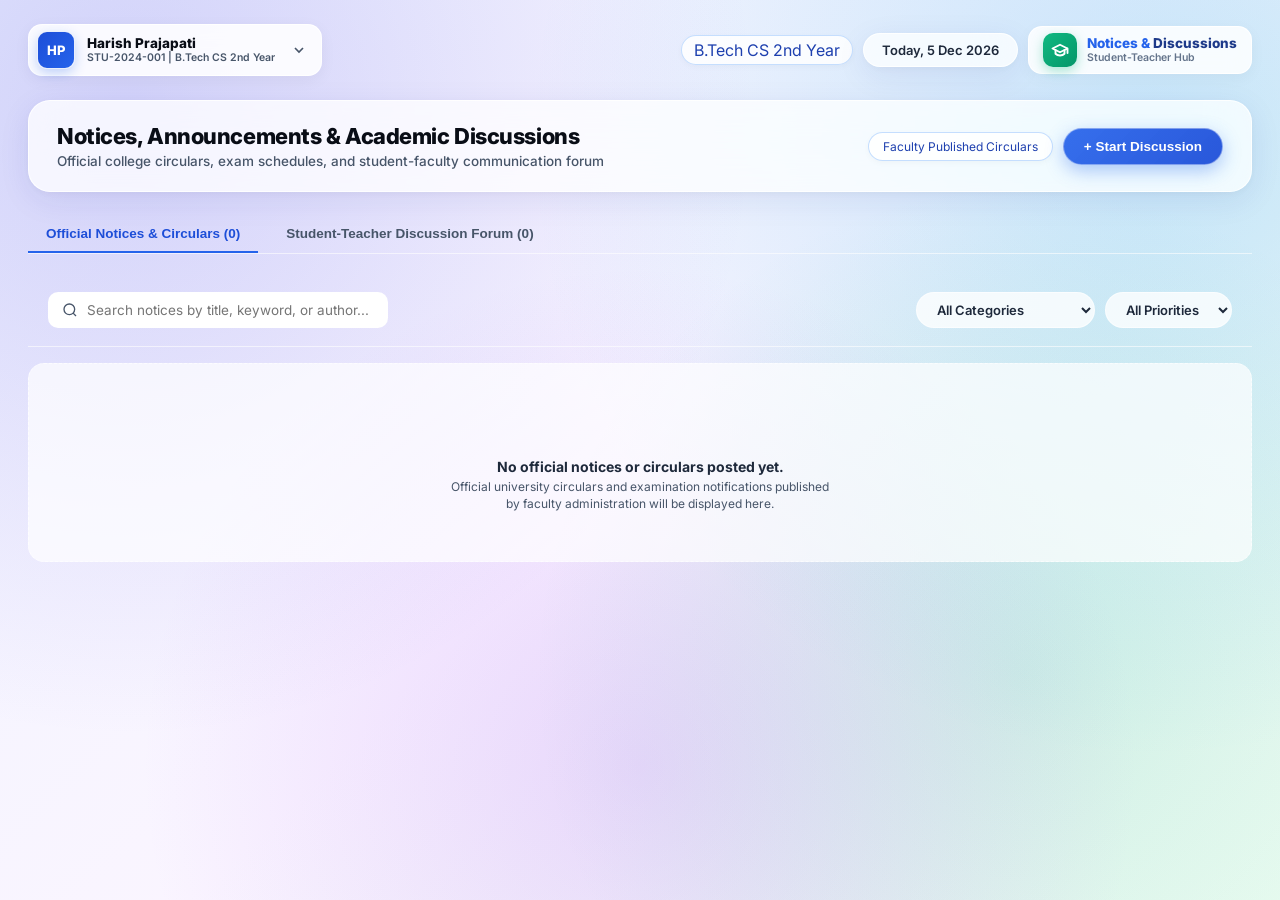
<file: notices.html>
<!DOCTYPE html>
<html lang="en">
<head>
<meta charset="UTF-8">
<meta name="viewport" content="width=device-width, initial-scale=1.0">
<title>Ad-Reg — Official Notices & Discussions</title>
<link rel="preconnect" href="https://fonts.googleapis.com">
<link href="https://fonts.googleapis.com/css2?family=Inter:wght@400;500;600;700;800&display=swap" rel="stylesheet">
<link rel="stylesheet" href="styles.css">
</head>
<body class="app-body">

<div class="student-portal-shell">

  <!-- Top Navigation & Brand Bar -->
  <header class="student-portal-top-bar">
    <!-- Left: Rectangular Profile Badge with Snug Floating Dropdown -->
    <div class="student-profile-dropdown-wrapper" id="profileDropdownWrapper">
      <div class="student-profile-header-card" onclick="toggleStudentNavDropdown(event)" title="Click to Open Menu Navigation">
        <div class="avatar-circle">ST</div>
        <div class="profile-card-text">
          <div class="profile-card-name" id="studentSidebarName">—</div>
          <div class="profile-card-meta" id="studentSidebarMeta">—</div>
        </div>
        <div class="profile-card-arrow">
          <svg class="chevron-dropdown-icon" viewBox="0 0 24 24" width="16" height="16" fill="none" stroke="currentColor" stroke-width="2.5">
            <polyline points="6 9 12 15 18 9"/>
          </svg>
        </div>
      </div>

      <!-- Floating Frosted Glass Dropdown Menu -->
      <nav class="student-nav-dropdown-menu" id="studentNavDropdown">
        <a href="student-dashboard.html" class="student-dropdown-item">
          <svg viewBox="0 0 24 24"><rect x="3" y="3" width="7" height="7" rx="1.5"/><rect x="14" y="3" width="7" height="7" rx="1.5"/><rect x="3" y="14" width="7" height="7" rx="1.5"/><rect x="14" y="14" width="7" height="7" rx="1.5"/></svg>
          <span>Overview & Stats</span>
        </a>
        <a href="attendance.html" class="student-dropdown-item">
          <svg viewBox="0 0 24 24"><rect x="3" y="4" width="18" height="17" rx="2"/><path d="M8 2v4M16 2v4M3 10h18"/></svg>
          <span>My Attendance Record</span>
        </a>
        <a href="calendar.html" class="student-dropdown-item">
          <svg viewBox="0 0 24 24"><rect x="3" y="4" width="18" height="18" rx="2"/><line x1="16" y1="2" x2="16" y2="6"/><line x1="8" y1="2" x2="8" y2="6"/><line x1="3" y1="10" x2="21" y2="10"/></svg>
          <span>Academic Calendar</span>
        </a>
        <a href="notices.html" class="student-dropdown-item active">
          <svg viewBox="0 0 24 24"><path d="M18 8A6 6 0 0 0 6 8c0 7-3 9-3 9h18s-3-2-3-9"/><path d="M13.73 21a2 2 0 0 1-3.46 0"/></svg>
          <span>Notices & Discussions</span>
        </a>
        <a href="student-profile.html" class="student-dropdown-item">
          <svg viewBox="0 0 24 24"><circle cx="12" cy="8" r="4"/><path d="M4 20c0-4.4 3.6-8 8-8s8 3.6 8 8"/></svg>
          <span>My Profile & Records</span>
        </a>
        <a href="student-leaves.html" class="student-dropdown-item">
          <svg viewBox="0 0 24 24"><path d="M14 2H6a2 2 0 0 0-2 2v16a2 2 0 0 0 2 2h12a2 2 0 0 0 2-2V8z"/><polyline points="14 2 14 8 20 8"/><line x1="16" y1="13" x2="8" y2="13"/><line x1="16" y1="17" x2="8" y2="17"/></svg>
          <span>Leave Applications</span>
        </a>
        <a href="student-reports.html" class="student-dropdown-item">
          <svg viewBox="0 0 24 24"><path d="M22 11.08V12a10 10 0 1 1-5.93-9.14"/><polyline points="22 4 12 14.01 9 11.01"/></svg>
          <span>Results & Reports</span>
        </a>
        <a href="student-schedule.html" class="student-dropdown-item">
          <svg viewBox="0 0 24 24"><rect x="3" y="4" width="18" height="18" rx="2" ry="2"/><line x1="16" y1="2" x2="16" y2="6"/><line x1="8" y1="2" x2="8" y2="6"/><line x1="3" y1="10" x2="21" y2="10"/></svg>
          <span>Holidays & Schedule</span>
        </a>
        <div class="student-dropdown-divider"></div>
        <a href="index.html" class="student-dropdown-item text-danger">
          <svg viewBox="0 0 24 24"><path d="M9 21H5a2 2 0 0 1-2-2V5a2 2 0 0 1 2-2h4"/><path d="M16 17l5-5-5-5M21 12H9"/></svg>
          <span>Logout</span>
        </a>
      </nav>
    </div>

    <!-- Right: Crumb Badge, Today Pill & Rectangular Student Portal Brand Badge -->
    <div class="header-actions">
      <span class="crumb-badge" id="studentCrumbBadge">Official Notice Board</span>
      <div class="today-pill" id="studentTodayPill">Today, 6 May 2024</div>

      <a href="student-dashboard.html" class="student-portal-header-badge" title="Student Portal Dashboard" style="text-decoration: none; color: inherit;">
        <div style="width: 34px; height: 34px; border-radius: 10px; background: linear-gradient(135deg, #10b981, #059669); display: flex; align-items: center; justify-content: center; box-shadow: 0 4px 12px rgba(16, 185, 129, 0.35);">
          <svg width="18" height="18" viewBox="0 0 24 24" fill="none" stroke="white" stroke-width="2.5" stroke-linecap="round" stroke-linejoin="round">
            <path d="M22 10v6M2 10l10-5 10 5-10 5z"/>
            <path d="M6 12v5c3 3 9 3 12 0v-5"/>
          </svg>
        </div>
        <div>
          <div style="font-size: 13.5px; font-weight: 800; color: #1e3a8a; line-height: 1.1;">
            <span style="color: #2563eb;">Notices &</span> Discussions
          </div>
          <div style="font-size: 10.5px; font-weight: 600; color: #64748b; margin-top: 1px;">
            Student-Teacher Hub
          </div>
        </div>
      </a>
    </div>
  </header>

  <!-- Welcome Header Banner -->
  <div class="portal-welcome-banner">
    <div>
      <h2>Notices, Announcements & Academic Discussions</h2>
      <p class="welcome-line">Official college circulars, exam schedules, and student-faculty communication forum</p>
    </div>
    <div style="display: flex; gap: 10px; align-items: center;">
      <span class="crumb-badge" style="font-size: 12px; padding: 6px 14px;">Faculty Published Circulars</span>
      <button class="btn-primary-action" id="openStartDiscussionBtn" onclick="openStartDiscussionModal()">+ Start Discussion</button>
    </div>
  </div>

  <!-- Tab Navigation -->
  <div class="tab-nav">
    <button class="tab-btn active" id="tabNoticesBtn" onclick="switchNoticeTab('notices')">
      Official Notices & Circulars (<span id="noticesCountBadge">0</span>)
    </button>
    <button class="tab-btn" id="tabDiscussionBtn" onclick="switchNoticeTab('discussion')">
      Student-Teacher Discussion Forum (<span id="discussionCountBadge">0</span>)
    </button>
  </div>

  <!-- TAB 1: Official Notices & Circulars -->
  <section id="noticesTabContent">
    <div class="table-toolbar" style="flex-wrap: wrap; gap: 12px; margin-bottom: 16px;">
      <div class="search-box" style="max-width: 340px;">
        <svg viewBox="0 0 24 24" fill="none" stroke="currentColor" stroke-width="2"><circle cx="11" cy="11" r="8"/><line x1="21" y1="21" x2="16.65" y2="16.65"/></svg>
        <input type="text" id="noticeSearchInput" placeholder="Search notices by title, keyword, or author...">
      </div>

      <div class="toolbar-filters" style="display: flex; gap: 10px;">
        <select id="noticeCategoryFilter" class="select-pill" onchange="renderAnnouncementsFeed()" aria-label="Filter by Category">
          <option value="all" selected>All Categories</option>
          <option value="circular">Official Circular</option>
          <option value="exam">Exam & Evaluation</option>
          <option value="academic">Academic Schedule</option>
          <option value="event">Campus Event</option>
        </select>
        <select id="noticePriorityFilter" class="select-pill" onchange="renderAnnouncementsFeed()" aria-label="Filter by Priority">
          <option value="all" selected>All Priorities</option>
          <option value="urgent">Urgent</option>
          <option value="important">Important</option>
          <option value="general">General</option>
        </select>
      </div>
    </div>

    <!-- Notices Feed List -->
    <div class="notice-feed" id="noticeFeedContainer">
      <!-- Populated dynamically via script.js -->
    </div>
  </section>

  <!-- TAB 2: Discussion Forum -->
  <section id="discussionTabContent" style="display: none;">
    <div class="discussion-feed" id="discussionFeedContainer">
      <!-- Populated dynamically via script.js -->
    </div>
  </section>

</div> <!-- .student-portal-shell -->

<!-- Modal: Start New Discussion Topic -->
<div class="modal-overlay" id="startDiscussionModalOverlay">
  <div class="modal-card">
    <div class="modal-header">
      <div>
        <h3>Start Discussion Topic</h3>
        <p class="modal-sub">Post queries or discussions for faculty and students</p>
      </div>
      <button class="modal-close" type="button" onclick="closeStartDiscussionModal()">&times;</button>
    </div>
    <form id="startDiscussionForm" onsubmit="handleStartDiscussionSubmit(event)">
      <div class="modal-body">
        <div class="modal-field">
          <label for="discTopicInput">Discussion Subject / Topic</label>
          <input type="text" id="discTopicInput" placeholder="e.g. Query regarding Lab Assignment Submission" required>
        </div>
        <div class="modal-field">
          <label for="discContentInput">Message Content</label>
          <textarea id="discContentInput" rows="4" style="width: 100%; border: 1px solid var(--border); border-radius: var(--radius-sm); padding: 10px; font-family: inherit; font-size: 13.5px;" placeholder="Provide specific details for clarification..." required></textarea>
        </div>
      </div>
      <div class="modal-footer">
        <button type="button" class="btn-secondary" onclick="closeStartDiscussionModal()">Cancel</button>
        <button type="submit" class="btn-primary">Post Topic</button>
      </div>
    </form>
  </div>
</div>

<script src="script.js"></script>
</body>
</html>
</file>
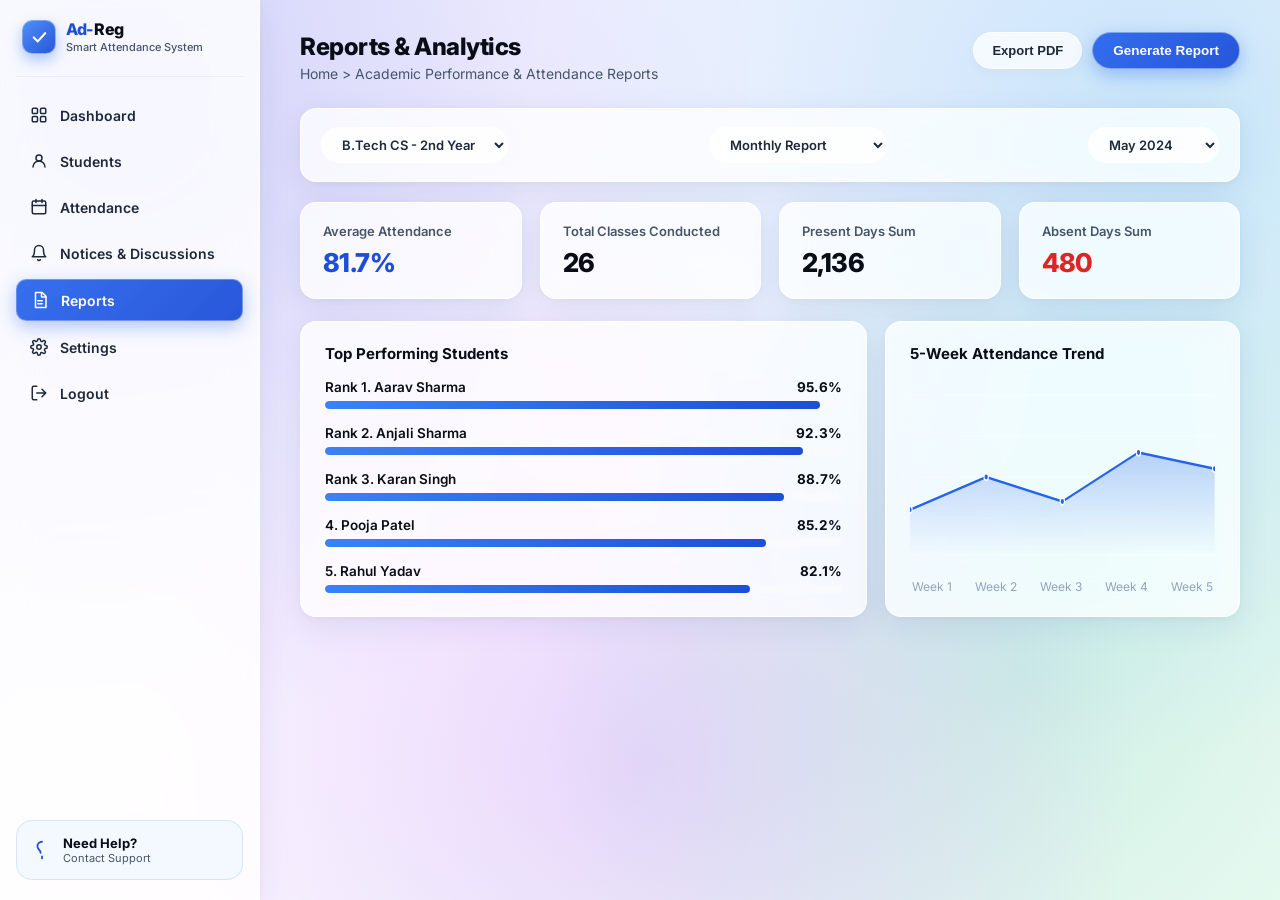
<file: reports.html>
<!DOCTYPE html>
<html lang="en">
<head>
<meta charset="UTF-8">
<meta name="viewport" content="width=device-width, initial-scale=1.0">
<title>Ad-Reg — Reports & Analytics</title>
<link rel="preconnect" href="https://fonts.googleapis.com">
<link href="https://fonts.googleapis.com/css2?family=Inter:wght@400;500;600;700;800&display=swap" rel="stylesheet">
<link rel="stylesheet" href="styles.css">
</head>
<body class="app-body">

<div class="app-shell">

  <aside class="sidebar" id="sidebar">
    <div class="sidebar-brand">
      <span class="badge">
        <svg viewBox="0 0 24 24" fill="none" xmlns="http://www.w3.org/2000/svg">
          <path d="M4 12L9.5 17.5L20 6" stroke="white" stroke-width="3" stroke-linecap="round" stroke-linejoin="round"/>
        </svg>
      </span>
      <div>
        <h1><span class="accent">Ad-</span><span class="dark">Reg</span></h1>
        <p class="sidebar-tag">Smart Attendance System</p>
      </div>
    </div>

    <nav class="nav-list">
      <a href="dashboard.html" class="nav-item">
        <svg viewBox="0 0 24 24"><rect x="3" y="3" width="7" height="7" rx="1.5"/><rect x="14" y="3" width="7" height="7" rx="1.5"/><rect x="3" y="14" width="7" height="7" rx="1.5"/><rect x="14" y="14" width="7" height="7" rx="1.5"/></svg>
        Dashboard
      </a>
      <a href="students.html" class="nav-item">
        <svg viewBox="0 0 24 24"><circle cx="12" cy="8" r="4"/><path d="M4 20c0-4.4 3.6-8 8-8s8 3.6 8 8"/></svg>
        Students
      </a>
      <a href="attendance.html" class="nav-item">
        <svg viewBox="0 0 24 24"><rect x="3" y="4" width="18" height="17" rx="2"/><path d="M8 2v4M16 2v4M3 10h18"/></svg>
        Attendance
      </a>
      <a href="notices.html" class="nav-item">
        <svg viewBox="0 0 24 24"><path d="M18 8A6 6 0 0 0 6 8c0 7-3 9-3 9h18s-3-2-3-9"/><path d="M13.73 21a2 2 0 0 1-3.46 0"/></svg>
        Notices & Discussions
      </a>
      <a href="reports.html" class="nav-item active">
        <svg viewBox="0 0 24 24"><path d="M6 2h9l5 5v15H6z"/><path d="M14 2v6h6M9 13h6M9 17h6"/></svg>
        Reports
      </a>
      <a href="settings.html" class="nav-item">
        <svg viewBox="0 0 24 24"><circle cx="12" cy="12" r="3"/><path d="M19.4 15a1.7 1.7 0 0 0 .3 1.9l.1.1a2 2 0 1 1-2.8 2.8l-.1-.1a1.7 1.7 0 0 0-1.9-.3 1.7 1.7 0 0 0-1 1.5V21a2 2 0 1 1-4 0v-.1a1.7 1.7 0 0 0-1-1.6 1.7 1.7 0 0 0-1.9.3l-.1.1a2 2 0 1 1-2.8-2.8l.1-.1a1.7 1.7 0 0 0 .3-1.9 1.7 1.7 0 0 0-1.5-1H3a2 2 0 1 1 0-4h.1a1.7 1.7 0 0 0 1.6-1 1.7 1.7 0 0 0-.3-1.9l-.1-.1a2 2 0 1 1 2.8-2.8l.1.1a1.7 1.7 0 0 0 1.9.3H9a1.7 1.7 0 0 0 1-1.5V3a2 2 0 1 1 4 0v.1a1.7 1.7 0 0 0 1 1.5 1.7 1.7 0 0 0 1.9-.3l.1-.1a2 2 0 1 1 2.8 2.8l-.1.1a1.7 1.7 0 0 0-.3 1.9V9a1.7 1.7 0 0 0 1.5 1H21a2 2 0 1 1 0 4h-.1a1.7 1.7 0 0 0-1.5 1Z"/></svg>
        Settings
      </a>
      <a href="index.html" class="nav-item">
        <svg viewBox="0 0 24 24"><path d="M9 21H5a2 2 0 0 1-2-2V5a2 2 0 0 1 2-2h4"/><path d="M16 17l5-5-5-5M21 12H9"/></svg>
        Logout
      </a>
    </nav>

    <div class="help-widget">
      <svg viewBox="0 0 24 24"><path d="M12 19v2M12 3a5 5 0 0 0-5 5c0 2 1 3 2 4s1.5 1.5 1.5 3"/><circle cx="12" cy="9" r="0"/></svg>
      <div>
        <p class="help-title">Need Help?</p>
        <p class="help-sub">Contact Support</p>
      </div>
    </div>
  </aside>

  <main class="main-content">

    <header class="content-header">
      <div>
        <h2>Reports & Analytics</h2>
        <p class="welcome-line">Home &gt; Academic Performance & Attendance Reports</p>
      </div>
      <div class="header-actions">
        <button class="btn-secondary" onclick="alert('Exporting PDF Report Summary...')">Export PDF</button>
        <button class="btn-primary-action" onclick="alert('Generating Full Academic Summary Report...')">Generate Report</button>
      </div>
    </header>

    <!-- Multi-Filter Bar -->
    <section class="panel table-toolbar" style="margin-bottom: 20px;">
      <select class="select-pill" id="reportFactionSelect">
        <option value="cs2">B.Tech CS - 2nd Year</option>
        <option value="it3">B.Tech IT - 3rd Year</option>
        <option value="bca1">BCA - 1st Year</option>
      </select>

      <select class="select-pill">
        <option value="monthly" selected>Monthly Report</option>
        <option value="semester">Semester Summary</option>
        <option value="annual">Annual Summary</option>
      </select>

      <select class="select-pill">
        <option value="may">May 2024</option>
        <option value="april">April 2024</option>
        <option value="march">March 2024</option>
      </select>
    </section>

    <!-- Reports Stat Cards -->
    <section class="stat-grid">
      <div class="stat-card">
        <p class="stat-label">Average Attendance</p>
        <p class="stat-value stat-accent">81.7%</p>
      </div>
      <div class="stat-card">
        <p class="stat-label">Total Classes Conducted</p>
        <p class="stat-value">26</p>
      </div>
      <div class="stat-card">
        <p class="stat-label">Present Days Sum</p>
        <p class="stat-value">2,136</p>
      </div>
      <div class="stat-card">
        <p class="stat-label">Absent Days Sum</p>
        <p class="stat-value stat-danger">480</p>
      </div>
    </section>

    <!-- Grid: Top Students Leaderboard & Attendance Trend -->
    <section class="panel-grid">
      
      <!-- Top Students Leaderboard -->
      <div class="panel">
        <h3>Top Performing Students</h3>
        <div class="subject-progress-list" style="margin-top: 16px;">
          <div class="subject-item">
            <div class="subject-header">
              <span>Rank 1. Aarav Sharma</span>
              <strong>95.6%</strong>
            </div>
            <div class="progress-bar"><div class="progress-fill" style="width: 95.6%;"></div></div>
          </div>

          <div class="subject-item">
            <div class="subject-header">
              <span>Rank 2. Anjali Sharma</span>
              <strong>92.3%</strong>
            </div>
            <div class="progress-bar"><div class="progress-fill" style="width: 92.3%;"></div></div>
          </div>

          <div class="subject-item">
            <div class="subject-header">
              <span>Rank 3. Karan Singh</span>
              <strong>88.7%</strong>
            </div>
            <div class="progress-bar"><div class="progress-fill" style="width: 88.7%;"></div></div>
          </div>

          <div class="subject-item">
            <div class="subject-header">
              <span>4. Pooja Patel</span>
              <strong>85.2%</strong>
            </div>
            <div class="progress-bar"><div class="progress-fill" style="width: 85.2%;"></div></div>
          </div>

          <div class="subject-item">
            <div class="subject-header">
              <span>5. Rahul Yadav</span>
              <strong>82.1%</strong>
            </div>
            <div class="progress-bar"><div class="progress-fill" style="width: 82.1%;"></div></div>
          </div>
        </div>
      </div>

      <!-- 5-Week Attendance Trend -->
      <div class="panel">
        <h3>5-Week Attendance Trend</h3>
        <svg class="trend-svg" viewBox="0 0 560 220" preserveAspectRatio="none" style="margin-top: 10px;">
          <defs>
            <linearGradient id="reportTrendFill" x1="0" y1="0" x2="0" y2="1">
              <stop offset="0%" stop-color="#2563eb" stop-opacity="0.28"/>
              <stop offset="100%" stop-color="#2563eb" stop-opacity="0"/>
            </linearGradient>
          </defs>
          <g class="grid-lines">
            <line x1="0" y1="10" x2="560" y2="10"/>
            <line x1="0" y1="60" x2="560" y2="60"/>
            <line x1="0" y1="110" x2="560" y2="110"/>
            <line x1="0" y1="160" x2="560" y2="160"/>
            <line x1="0" y1="205" x2="560" y2="205"/>
          </g>
          <polygon points="0,150 140,110 280,140 420,80 560,100 560,205 0,205" fill="url(#reportTrendFill)"/>
          <polyline points="0,150 140,110 280,140 420,80 560,100" fill="none" stroke="#2563eb" stroke-width="3" stroke-linecap="round"/>
          <g class="trend-dots">
            <circle cx="0" cy="150" r="4"/><circle cx="140" cy="110" r="4"/><circle cx="280" cy="140" r="4"/>
            <circle cx="420" cy="80" r="4"/><circle cx="560" cy="100" r="4"/>
          </g>
        </svg>
        <div class="trend-labels" style="margin-top: 8px;">
          <span>Week 1</span><span>Week 2</span><span>Week 3</span><span>Week 4</span><span>Week 5</span>
        </div>
      </div>

    </section>

  </main>

</div>

<script src="script.js"></script>
</body>
</html>
</file>
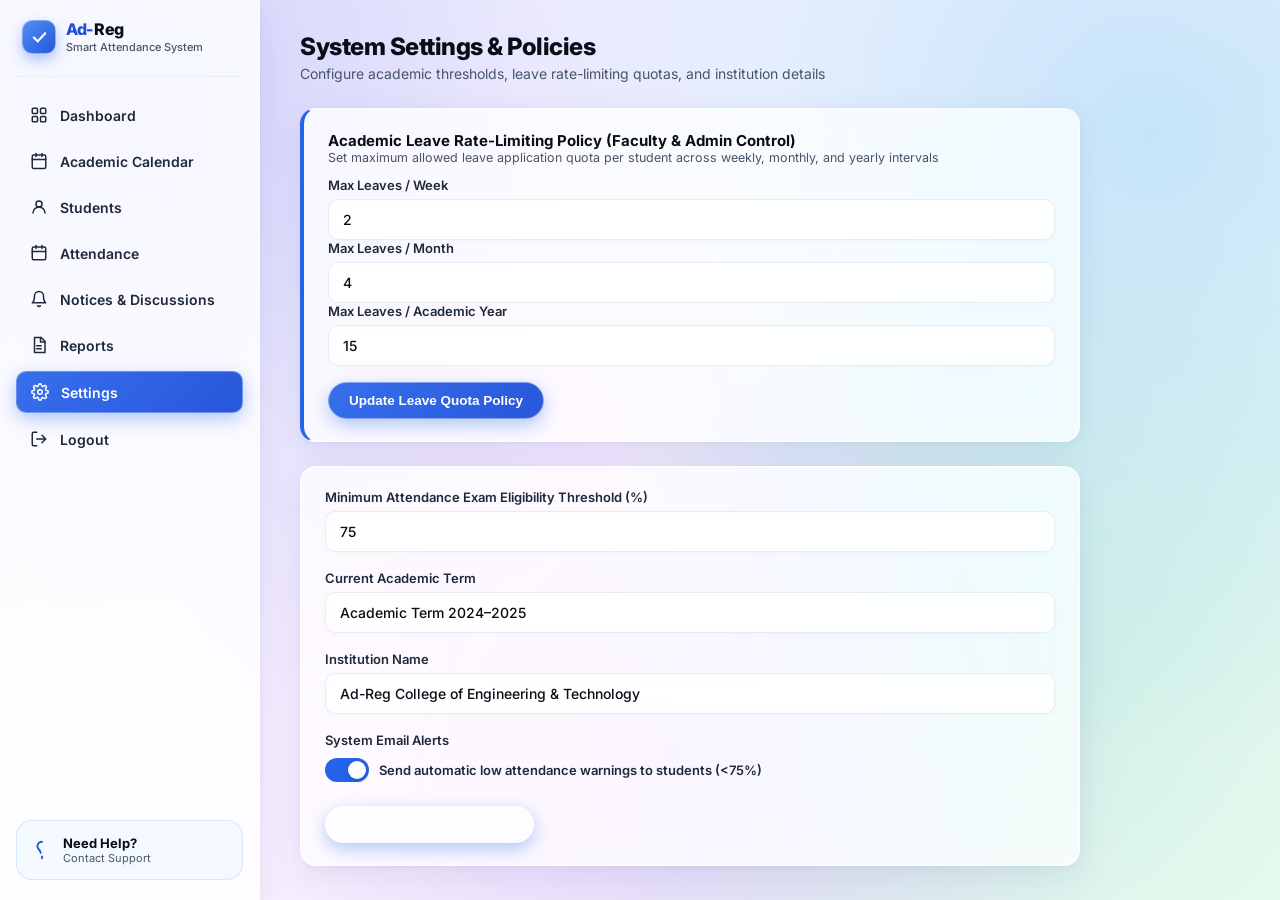
<file: settings.html>
<!DOCTYPE html>
<html lang="en">
<head>
<meta charset="UTF-8">
<meta name="viewport" content="width=device-width, initial-scale=1.0">
<title>Ad-Reg — Settings</title>
<link rel="preconnect" href="https://fonts.googleapis.com">
<link href="https://fonts.googleapis.com/css2?family=Inter:wght@400;500;600;700;800&display=swap" rel="stylesheet">
<link rel="stylesheet" href="styles.css">
</head>
<body class="app-body">

<div class="app-shell">

  <aside class="sidebar" id="sidebar">
    <div class="sidebar-brand">
      <span class="badge">
        <svg viewBox="0 0 24 24" fill="none" xmlns="http://www.w3.org/2000/svg">
          <path d="M4 12L9.5 17.5L20 6" stroke="white" stroke-width="3" stroke-linecap="round" stroke-linejoin="round"/>
        </svg>
      </span>
      <div>
        <h1><span class="accent">Ad-</span><span class="dark">Reg</span></h1>
        <p class="sidebar-tag">Smart Attendance System</p>
      </div>
    </div>

    <nav class="nav-list">
      <a href="dashboard.html" class="nav-item">
        <svg viewBox="0 0 24 24"><rect x="3" y="3" width="7" height="7" rx="1.5"/><rect x="14" y="3" width="7" height="7" rx="1.5"/><rect x="3" y="14" width="7" height="7" rx="1.5"/><rect x="14" y="14" width="7" height="7" rx="1.5"/></svg>
        Dashboard
      </a>
      <a href="calendar.html" class="nav-item">
        <svg viewBox="0 0 24 24"><rect x="3" y="4" width="18" height="18" rx="2"/><line x1="16" y1="2" x2="16" y2="6"/><line x1="8" y1="2" x2="8" y2="6"/><line x1="3" y1="10" x2="21" y2="10"/></svg>
        Academic Calendar
      </a>
      <a href="students.html" class="nav-item">
        <svg viewBox="0 0 24 24"><circle cx="12" cy="8" r="4"/><path d="M4 20c0-4.4 3.6-8 8-8s8 3.6 8 8"/></svg>
        Students
      </a>
      <a href="attendance.html" class="nav-item">
        <svg viewBox="0 0 24 24"><rect x="3" y="4" width="18" height="17" rx="2"/><path d="M8 2v4M16 2v4M3 10h18"/></svg>
        Attendance
      </a>
      <a href="notices.html" class="nav-item">
        <svg viewBox="0 0 24 24"><path d="M18 8A6 6 0 0 0 6 8c0 7-3 9-3 9h18s-3-2-3-9"/><path d="M13.73 21a2 2 0 0 1-3.46 0"/></svg>
        Notices & Discussions
      </a>
      <a href="reports.html" class="nav-item">
        <svg viewBox="0 0 24 24"><path d="M6 2h9l5 5v15H6z"/><path d="M14 2v6h6M9 13h6M9 17h6"/></svg>
        Reports
      </a>
      <a href="settings.html" class="nav-item active">
        <svg viewBox="0 0 24 24"><circle cx="12" cy="12" r="3"/><path d="M19.4 15a1.7 1.7 0 0 0 .3 1.9l.1.1a2 2 0 1 1-2.8 2.8l-.1-.1a1.7 1.7 0 0 0-1.9-.3 1.7 1.7 0 0 0-1 1.5V21a2 2 0 1 1-4 0v-.1a1.7 1.7 0 0 0-1-1.6 1.7 1.7 0 0 0-1.9.3l-.1.1a2 2 0 1 1-2.8-2.8l.1-.1a1.7 1.7 0 0 0 .3-1.9 1.7 1.7 0 0 0-1.5-1H3a2 2 0 1 1 0-4h.1a1.7 1.7 0 0 0 1.6-1 1.7 1.7 0 0 0-.3-1.9l-.1-.1a2 2 0 1 1 2.8-2.8l.1.1a1.7 1.7 0 0 0 1.9.3H9a1.7 1.7 0 0 0 1-1.5V3a2 2 0 1 1 4 0v.1a1.7 1.7 0 0 0 1 1.5 1.7 1.7 0 0 0 1.9-.3l.1-.1a2 2 0 1 1 2.8 2.8l-.1.1a1.7 1.7 0 0 0-.3 1.9V9a1.7 1.7 0 0 0 1.5 1H21a2 2 0 1 1 0 4h-.1a1.7 1.7 0 0 0-1.5 1Z"/></svg>
        Settings
      </a>
      <a href="index.html" class="nav-item">
        <svg viewBox="0 0 24 24"><path d="M9 21H5a2 2 0 0 1-2-2V5a2 2 0 0 1 2-2h4"/><path d="M16 17l5-5-5-5M21 12H9"/></svg>
        Logout
      </a>
    </nav>

    <div class="help-widget">
      <svg viewBox="0 0 24 24"><path d="M12 19v2M12 3a5 5 0 0 0-5 5c0 2 1 3 2 4s1.5 1.5 1.5 3"/><circle cx="12" cy="9" r="0"/></svg>
      <div>
        <p class="help-title">Need Help?</p>
        <p class="help-sub">Contact Support</p>
      </div>
    </div>
  </aside>

  <main class="main-content">

    <header class="content-header">
      <div>
        <h2>System Settings & Policies</h2>
        <p class="welcome-line">Configure academic thresholds, leave rate-limiting quotas, and institution details</p>
      </div>
    </header>

    <!-- Faculty / Admin Leave Quota Policy Section -->
    <section class="panel" style="max-width: 780px; margin-bottom: 24px; border-left: 4px solid var(--blue-600);">
      <div class="panel-title-row">
        <div>
          <h3>Academic Leave Rate-Limiting Policy (Faculty & Admin Control)</h3>
          <p class="section-sub">Set maximum allowed leave application quota per student across weekly, monthly, and yearly intervals</p>
        </div>
      </div>

      <form id="leavePolicyForm" onsubmit="handleSaveLeavePolicy(event)">
        <div class="policy-grid">
          <div class="modal-field">
            <label for="policyWeeklyLimit">Max Leaves / Week</label>
            <input type="number" id="policyWeeklyLimit" value="2" min="1" max="7" class="modal-select" required>
          </div>
          <div class="modal-field">
            <label for="policyMonthlyLimit">Max Leaves / Month</label>
            <input type="number" id="policyMonthlyLimit" value="4" min="1" max="30" class="modal-select" required>
          </div>
          <div class="modal-field">
            <label for="policyYearlyLimit">Max Leaves / Academic Year</label>
            <input type="number" id="policyYearlyLimit" value="15" min="1" max="100" class="modal-select" required>
          </div>
        </div>

        <div style="margin-top: 16px;">
          <button type="submit" class="btn-primary-action">Update Leave Quota Policy</button>
        </div>
      </form>
    </section>

    <!-- General Preferences Panel -->
    <section class="panel" style="max-width: 780px;">
      <form onsubmit="event.preventDefault(); alert('General System Preferences Saved Successfully!');">
        <div class="modal-body" style="gap: 18px;">
          <div class="modal-field">
            <label for="minAttendanceThreshold">Minimum Attendance Exam Eligibility Threshold (%)</label>
            <input type="number" id="minAttendanceThreshold" value="75" min="50" max="100" class="modal-select">
          </div>

          <div class="modal-field">
            <label for="academicYearSetting">Current Academic Term</label>
            <input type="text" id="academicYearSetting" value="Academic Term 2024–2025" class="modal-select">
          </div>

          <div class="modal-field">
            <label for="institutionName">Institution Name</label>
            <input type="text" id="institutionName" value="Ad-Reg College of Engineering & Technology" class="modal-select">
          </div>

          <div class="modal-field">
            <label>System Email Alerts</label>
            <label class="toggle-switch" style="margin-top: 4px;">
              <input type="checkbox" checked class="toggle-input">
              <span class="toggle-slider"></span>
              <span>Send automatic low attendance warnings to students (&lt;75%)</span>
            </label>
          </div>
        </div>

        <div style="margin-top: 24px;">
          <button type="submit" class="btn-primary-action" style="background: var(--ink-800);">Save General Preferences</button>
        </div>
      </form>
    </section>

  </main>

</div>

<script src="script.js"></script>
<script>
  // Load current leave policy into settings inputs
  document.addEventListener('DOMContentLoaded', () => {
    const policy = getLeavePolicy();
    const w = document.getElementById('policyWeeklyLimit');
    const m = document.getElementById('policyMonthlyLimit');
    const y = document.getElementById('policyYearlyLimit');
    if (w) w.value = policy.maxPerWeek || 2;
    if (m) m.value = policy.maxPerMonth || 4;
    if (y) y.value = policy.maxPerYear || 15;
  });

  function handleSaveLeavePolicy(e) {
    e.preventDefault();
    const w = parseInt(document.getElementById('policyWeeklyLimit').value, 10) || 2;
    const m = parseInt(document.getElementById('policyMonthlyLimit').value, 10) || 4;
    const y = parseInt(document.getElementById('policyYearlyLimit').value, 10) || 15;
    saveLeavePolicy({ maxPerWeek: w, maxPerMonth: m, maxPerYear: y });
    alert(`Leave Rate-Limiting Policy Updated!\n\nLimits configured:\n• Weekly: Max ${w} leaves\n• Monthly: Max ${m} leaves\n• Academic Year: Max ${y} leaves`);
  }
</script>
</body>
</html>
</file>
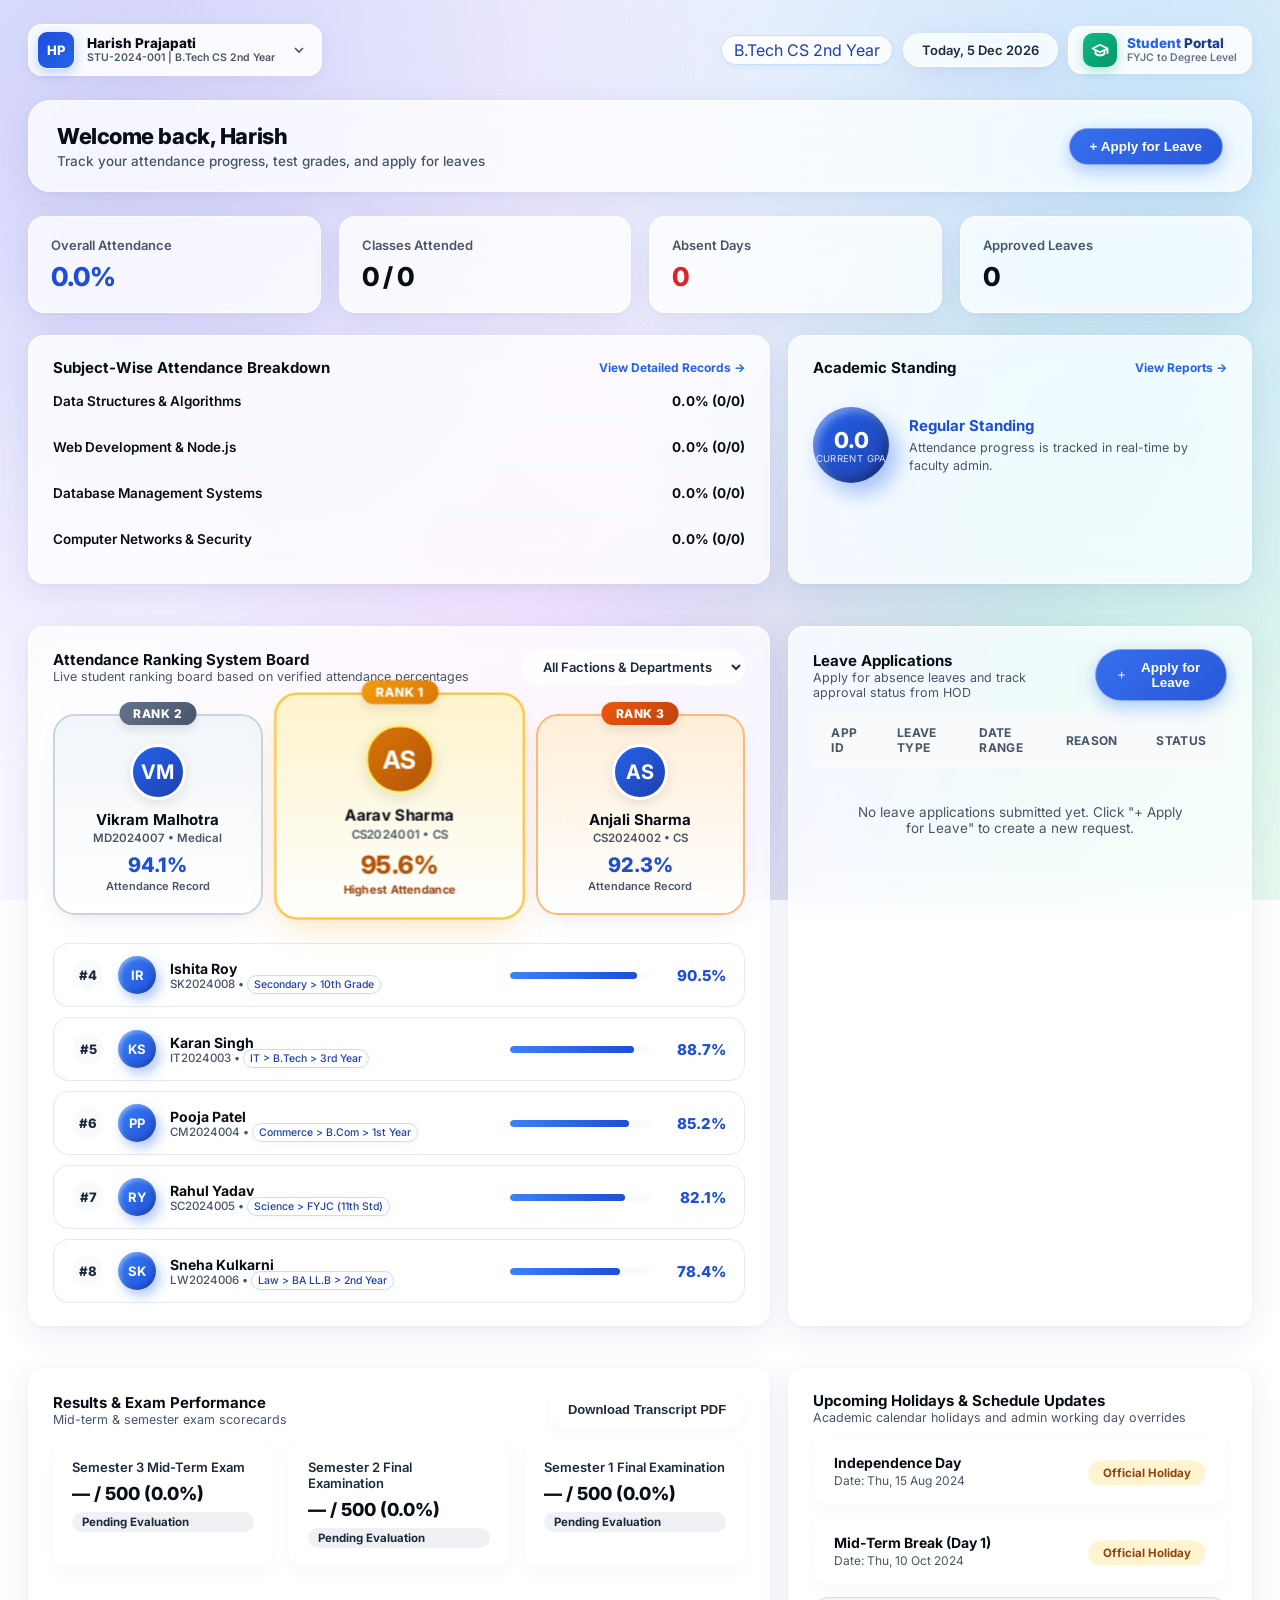
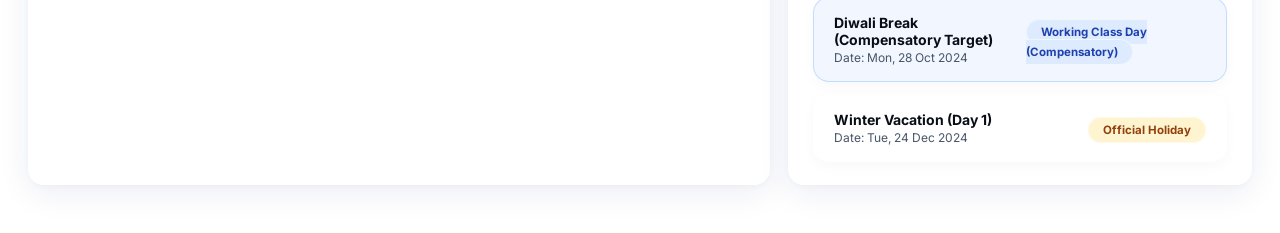
<file: student-dashboard.html>
<!DOCTYPE html>
<html lang="en">
<head>
<meta charset="UTF-8">
<meta name="viewport" content="width=device-width, initial-scale=1.0">
<title>Student Portal — Overview & Stats</title>
<link rel="preconnect" href="https://fonts.googleapis.com">
<link href="https://fonts.googleapis.com/css2?family=Inter:wght@400;500;600;700;800&display=swap" rel="stylesheet">
<link rel="stylesheet" href="styles.css">
</head>
<body class="app-body">

<div class="student-portal-shell">

  <!-- Top Navigation & Brand Bar -->
  <header class="student-portal-top-bar">
    <!-- Left: Rectangular Profile Badge with Snug Floating Dropdown -->
    <div class="student-profile-dropdown-wrapper" id="profileDropdownWrapper">
      <div class="student-profile-header-card" onclick="toggleStudentNavDropdown(event)" title="Click to Open Menu Navigation">
        <div class="avatar-circle">ST</div>
        <div class="profile-card-text">
          <div class="profile-card-name" id="studentSidebarName">—</div>
          <div class="profile-card-meta" id="studentSidebarMeta">—</div>
        </div>
        <div class="profile-card-arrow">
          <svg class="chevron-dropdown-icon" viewBox="0 0 24 24" width="16" height="16" fill="none" stroke="currentColor" stroke-width="2.5">
            <polyline points="6 9 12 15 18 9"/>
          </svg>
        </div>
      </div>

      <!-- Floating Frosted Glass Dropdown Menu — snugly wraps navigation options -->
      <nav class="student-nav-dropdown-menu" id="studentNavDropdown">
        <a href="student-dashboard.html" class="student-dropdown-item active">
          <svg viewBox="0 0 24 24"><rect x="3" y="3" width="7" height="7" rx="1.5"/><rect x="14" y="3" width="7" height="7" rx="1.5"/><rect x="3" y="14" width="7" height="7" rx="1.5"/><rect x="14" y="14" width="7" height="7" rx="1.5"/></svg>
          <span>Overview & Stats</span>
        </a>
        <a href="attendance.html" class="student-dropdown-item">
          <svg viewBox="0 0 24 24"><rect x="3" y="4" width="18" height="17" rx="2"/><path d="M8 2v4M16 2v4M3 10h18"/></svg>
          <span>My Attendance Record</span>
        </a>
        <a href="calendar.html" class="student-dropdown-item">
          <svg viewBox="0 0 24 24"><rect x="3" y="4" width="18" height="18" rx="2"/><line x1="16" y1="2" x2="16" y2="6"/><line x1="8" y1="2" x2="8" y2="6"/><line x1="3" y1="10" x2="21" y2="10"/></svg>
          <span>Academic Calendar</span>
        </a>
        <a href="notices.html" class="student-dropdown-item">
          <svg viewBox="0 0 24 24"><path d="M18 8A6 6 0 0 0 6 8c0 7-3 9-3 9h18s-3-2-3-9"/><path d="M13.73 21a2 2 0 0 1-3.46 0"/></svg>
          <span>Notices & Discussions</span>
        </a>
        <a href="student-profile.html" class="student-dropdown-item">
          <svg viewBox="0 0 24 24"><circle cx="12" cy="8" r="4"/><path d="M4 20c0-4.4 3.6-8 8-8s8 3.6 8 8"/></svg>
          <span>My Profile & Records</span>
        </a>
        <a href="student-leaves.html" class="student-dropdown-item">
          <svg viewBox="0 0 24 24"><path d="M14 2H6a2 2 0 0 0-2 2v16a2 2 0 0 0 2 2h12a2 2 0 0 0 2-2V8z"/><polyline points="14 2 14 8 20 8"/><line x1="16" y1="13" x2="8" y2="13"/><line x1="16" y1="17" x2="8" y2="17"/></svg>
          <span>Leave Applications</span>
        </a>
        <a href="student-reports.html" class="student-dropdown-item">
          <svg viewBox="0 0 24 24"><path d="M22 11.08V12a10 10 0 1 1-5.93-9.14"/><polyline points="22 4 12 14.01 9 11.01"/></svg>
          <span>Results & Reports</span>
        </a>
        <a href="student-schedule.html" class="student-dropdown-item">
          <svg viewBox="0 0 24 24"><rect x="3" y="4" width="18" height="18" rx="2" ry="2"/><line x1="16" y1="2" x2="16" y2="6"/><line x1="8" y1="2" x2="8" y2="6"/><line x1="3" y1="10" x2="21" y2="10"/></svg>
          <span>Holidays & Schedule</span>
        </a>
        <div class="student-dropdown-divider"></div>
        <a href="index.html" class="student-dropdown-item text-danger">
          <svg viewBox="0 0 24 24"><path d="M9 21H5a2 2 0 0 1-2-2V5a2 2 0 0 1 2-2h4"/><path d="M16 17l5-5-5-5M21 12H9"/></svg>
          <span>Logout</span>
        </a>
      </nav>
    </div>

    <!-- Right: Crumb Badge, Today Pill & Rectangular Student Portal Brand Badge -->
    <div class="header-actions">
      <span class="crumb-badge" id="studentCrumbBadge">—</span>
      <div class="today-pill" id="studentTodayPill">Today, 6 May 2024</div>

      <a href="student-dashboard.html" class="student-portal-header-badge" title="Student Portal Dashboard" style="text-decoration: none; color: inherit;">
        <div style="width: 34px; height: 34px; border-radius: 10px; background: linear-gradient(135deg, #10b981, #059669); display: flex; align-items: center; justify-content: center; box-shadow: 0 4px 12px rgba(16, 185, 129, 0.35);">
          <svg width="18" height="18" viewBox="0 0 24 24" fill="none" stroke="white" stroke-width="2.5" stroke-linecap="round" stroke-linejoin="round">
            <path d="M22 10v6M2 10l10-5 10 5-10 5z"/>
            <path d="M6 12v5c3 3 9 3 12 0v-5"/>
          </svg>
        </div>
        <div>
          <div style="font-size: 13.5px; font-weight: 800; color: #1e3a8a; line-height: 1.1;">
            <span style="color: #2563eb;">Student</span> Portal
          </div>
          <div style="font-size: 10.5px; font-weight: 600; color: #64748b; margin-top: 1px;">
            FYJC to Degree Level
          </div>
        </div>
      </a>
    </div>
  </header>

  <!-- Welcome Header Banner -->
  <div class="portal-welcome-banner">
    <div>
      <h2>Welcome back, <span id="welcomeStudentFirstName">—</span></h2>
      <p class="welcome-line">Track your attendance progress, test grades, and apply for leaves</p>
    </div>
    <div>
      <button class="btn-primary-action" id="openApplyLeaveModal">+ Apply for Leave</button>
    </div>
  </div>

    <!-- Attendance Stats Row (Interactive Shortcuts) -->
    <section class="stat-grid">
      <a href="attendance.html" class="stat-card clickable-shortcut-card" title="Click to view detailed attendance logs">
        <p class="stat-label">Overall Attendance</p>
        <p class="stat-value stat-accent" id="studentOverallRate">0.0%</p>
      </a>
      <a href="attendance.html" class="stat-card clickable-shortcut-card" title="Click to view attended lecture records">
        <p class="stat-label">Classes Attended</p>
        <p class="stat-value" id="studentClassesCount">0 / 0</p>
      </a>
      <a href="student-leaves.html" class="stat-card clickable-shortcut-card" title="Click to apply for absence leave">
        <p class="stat-label">Absent Days</p>
        <p class="stat-value stat-danger" id="studentAbsentCount">0</p>
      </a>
      <a href="student-leaves.html" class="stat-card clickable-shortcut-card" title="Click to view leave application status">
        <p class="stat-label">Approved Leaves</p>
        <p class="stat-value" id="approvedLeavesCount">0</p>
      </a>
    </section>

    <!-- Subject Wise Breakdown & Progress -->
    <section class="panel-grid">
      <div class="panel">
        <div style="display: flex; align-items: center; justify-content: space-between; margin-bottom: 16px;">
          <h3 style="margin: 0;">Subject-Wise Attendance Breakdown</h3>
          <a href="attendance.html" style="font-size: 12px; font-weight: 700; color: var(--blue-600); text-decoration: none;">View Detailed Records &rarr;</a>
        </div>
        <div class="subject-progress-list" id="studentSubjectList">
          <div class="subject-item">
            <div class="subject-header">
              <span>Data Structures & Algorithms</span>
              <strong id="sub1Rate">0.0% (0/0)</strong>
            </div>
            <div class="progress-bar"><div class="progress-fill" id="sub1Fill" style="width: 0%;"></div></div>
          </div>

          <div class="subject-item">
            <div class="subject-header">
              <span>Web Development & Node.js</span>
              <strong id="sub2Rate">0.0% (0/0)</strong>
            </div>
            <div class="progress-bar"><div class="progress-fill" id="sub2Fill" style="width: 0%;"></div></div>
          </div>

          <div class="subject-item">
            <div class="subject-header">
              <span>Database Management Systems</span>
              <strong id="sub3Rate">0.0% (0/0)</strong>
            </div>
            <div class="progress-bar"><div class="progress-fill" id="sub3Fill" style="width: 0%;"></div></div>
          </div>

          <div class="subject-item">
            <div class="subject-header">
              <span>Computer Networks & Security</span>
              <strong id="sub4Rate">0.0% (0/0)</strong>
            </div>
            <div class="progress-bar"><div class="progress-fill" id="sub4Fill" style="width: 0%;"></div></div>
          </div>
        </div>
      </div>

      <!-- Quick Actions / Academic Standing (Interactive Shortcut) -->
      <a href="student-reports.html" class="panel clickable-shortcut-card" style="display: block; text-decoration: none; color: inherit;" title="Click to view official academic reports and transcript">
        <div style="display: flex; align-items: center; justify-content: space-between; margin-bottom: 16px;">
          <h3 style="margin: 0;">Academic Standing</h3>
          <span style="font-size: 12px; font-weight: 700; color: var(--blue-600);">View Reports &rarr;</span>
        </div>
        <div class="academic-standing-card">
          <div class="gpa-ring">
            <span class="gpa-score" id="studentGpaScore">0.0</span>
            <span class="gpa-label">Current GPA</span>
          </div>
          <div class="standing-details">
            <p class="standing-status" id="studentStandingStatus">Regular Standing</p>
            <p class="standing-note" id="studentStandingNote">Attendance progress is tracked in real-time by faculty admin.</p>
          </div>
        </div>
      </a>
    <!-- Attendance Ranking System Board (Leaderboard) -->
    <section class="panel section-space" id="attendanceLeaderboardSection">
      <div class="panel-title-row" style="flex-wrap: wrap; gap: 12px;">
        <div>
          <h3>Attendance Ranking System Board</h3>
          <p class="section-sub">Live student ranking board based on verified attendance percentages</p>
        </div>
        <div style="display: flex; gap: 10px; align-items: center;">
          <select id="leaderboardFactionFilter" class="select-pill" onchange="renderAttendanceLeaderboard()" aria-label="Filter Leaderboard by Faction">
            <option value="all" selected>All Factions & Departments</option>
            <option value="higher_ed">Higher Education Faction</option>
            <option value="junior_college">Junior College Faction</option>
            <option value="school">School Faction</option>
          </select>
        </div>
      </div>

      <div class="leaderboard-container">
        <!-- Top 3 Podium -->
        <div class="leaderboard-top-podium" id="leaderboardTopPodium">
          <!-- Dynamically populated via script.js -->
        </div>

        <!-- Full Ranked Leaderboard List -->
        <div class="leaderboard-list" id="leaderboardList">
          <!-- Dynamically populated via script.js -->
        </div>
      </div>
    </section>

    <!-- Leave Application Section -->
    <section class="panel section-space" id="leaveSection">
      <div class="panel-title-row">
        <div>
          <h3>Leave Applications</h3>
          <p class="section-sub">Apply for absence leaves and track approval status from HOD</p>
        </div>
        <button id="openApplyLeaveModal" class="btn-primary-action" type="button">
          <svg viewBox="0 0 24 24" fill="none" stroke="currentColor" stroke-width="2"><path d="M12 5v14M5 12h14"/></svg>
          Apply for Leave
        </button>
      </div>

      <div class="table-responsive">
        <table class="data-table">
          <thead>
            <tr>
              <th>App ID</th>
              <th>Leave Type</th>
              <th>Date Range</th>
              <th>Reason</th>
              <th>Status</th>
            </tr>
          </thead>
          <tbody id="leaveApplicationsTableBody">
            <!-- Populated via script.js -->
          </tbody>
        </table>
      </div>
    </section>

    <!-- Results & Academic Reports Section -->
    <section class="panel section-space" id="resultsSection">
      <div class="panel-title-row">
        <div>
          <h3>Results & Exam Performance</h3>
          <p class="section-sub">Mid-term & semester exam scorecards</p>
        </div>
        <button class="btn-secondary" type="button" onclick="alert('Downloading Official Semester Transcript PDF...')">
          Download Transcript PDF
        </button>
      </div>

      <div class="results-grid">
        <div class="result-card">
          <p class="result-term">Semester 3 Mid-Term Exam</p>
          <p class="result-marks">— / 500 (0.0%)</p>
          <span class="status-badge" style="background: rgba(148, 163, 184, 0.15); color: var(--ink-700);">Pending Evaluation</span>
        </div>
        <div class="result-card">
          <p class="result-term">Semester 2 Final Examination</p>
          <p class="result-marks">— / 500 (0.0%)</p>
          <span class="status-badge" style="background: rgba(148, 163, 184, 0.15); color: var(--ink-700);">Pending Evaluation</span>
        </div>
        <div class="result-card">
          <p class="result-term">Semester 1 Final Examination</p>
          <p class="result-marks">— / 500 (0.0%)</p>
          <span class="status-badge" style="background: rgba(148, 163, 184, 0.15); color: var(--ink-700);">Pending Evaluation</span>
        </div>
      </div>
    </section>

    <!-- Holidays & Schedule Section -->
    <section class="panel section-space" id="holidaysSection">
      <div class="panel-title-row">
        <div>
          <h3>Upcoming Holidays & Schedule Updates</h3>
          <p class="section-sub">Academic calendar holidays and admin working day overrides</p>
        </div>
      </div>

      <div class="holidays-list" id="studentHolidaysList">
        <!-- Dynamic Holiday Items rendered via script.js -->
      </div>
    </section>

</div> <!-- .student-portal-shell -->

<!-- Apply for Leave Modal -->
<div class="modal-overlay" id="applyLeaveModalOverlay">
  <div class="modal-card">
    <div class="modal-header">
      <h3>Apply for Leave</h3>
      <button class="modal-close" id="closeLeaveModal" type="button">&times;</button>
    </div>
    <form id="applyLeaveForm">
      <div class="modal-body">
        <div class="modal-field">
          <label for="leaveType">Leave Type</label>
          <select id="leaveType" class="modal-select" required>
            <option value="Medical / Sick Leave">Medical / Sick Leave</option>
            <option value="Personal Leave">Personal Leave</option>
            <option value="Academic Event / Hackathon">Academic Event / Hackathon</option>
          </select>
        </div>
        <div class="modal-field">
          <label for="leaveStartDate">Start Date</label>
          <input type="date" id="leaveStartDate" required>
        </div>
        <div class="modal-field">
          <label for="leaveEndDate">End Date</label>
          <input type="date" id="leaveEndDate" required>
        </div>
        <div class="modal-field">
          <label for="leaveReason">Reason for Absence</label>
          <textarea id="leaveReason" rows="3" class="modal-select" placeholder="Explain the reason for leave request..." required></textarea>
        </div>
      </div>
      <div class="modal-footer">
        <button type="button" class="btn-secondary" id="cancelLeaveModal">Cancel</button>
        <button type="submit" class="btn-primary">Submit Application</button>
      </div>
    </form>
  </div>
</div>

<script src="script.js"></script>
</body>
</html>
</file>
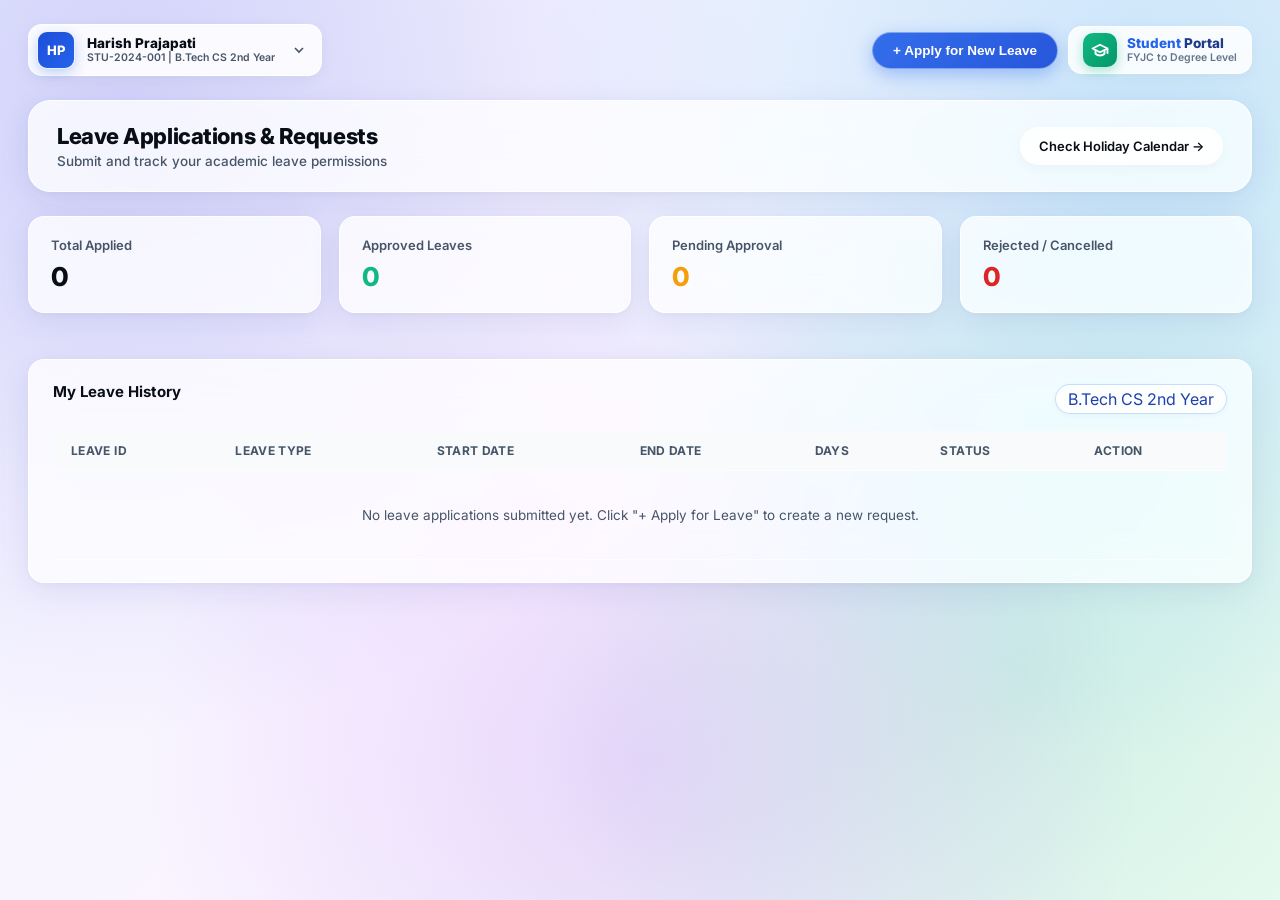
<file: student-leaves.html>
<!DOCTYPE html>
<html lang="en">
<head>
<meta charset="UTF-8">
<meta name="viewport" content="width=device-width, initial-scale=1.0">
<title>Student Portal — Leave Applications</title>
<link rel="preconnect" href="https://fonts.googleapis.com">
<link href="https://fonts.googleapis.com/css2?family=Inter:wght@400;500;600;700;800&display=swap" rel="stylesheet">
<link rel="stylesheet" href="styles.css">
</head>
<body class="app-body">
<div class="student-portal-shell">

  <!-- Top Navigation & Brand Bar -->
  <header class="student-portal-top-bar">
    <!-- Left: Rectangular Profile Badge with Snug Floating Dropdown -->
    <div class="student-profile-dropdown-wrapper" id="profileDropdownWrapper">
      <div class="student-profile-header-card" onclick="toggleStudentNavDropdown(event)" title="Click to Open Menu Navigation">
        <div class="avatar-circle">ST</div>
        <div class="profile-card-text">
          <div class="profile-card-name" id="studentSidebarName">—</div>
          <div class="profile-card-meta" id="studentSidebarMeta">—</div>
        </div>
        <div class="profile-card-arrow">
          <svg class="chevron-dropdown-icon" viewBox="0 0 24 24" width="16" height="16" fill="none" stroke="currentColor" stroke-width="2.5">
            <polyline points="6 9 12 15 18 9"/>
          </svg>
        </div>
      </div>

      <!-- Floating Frosted Glass Dropdown Menu — snugly wraps navigation options -->
      <nav class="student-nav-dropdown-menu" id="studentNavDropdown">
        <a href="student-dashboard.html" class="student-dropdown-item">
          <svg viewBox="0 0 24 24"><rect x="3" y="3" width="7" height="7" rx="1.5"/><rect x="14" y="3" width="7" height="7" rx="1.5"/><rect x="3" y="14" width="7" height="7" rx="1.5"/><rect x="14" y="14" width="7" height="7" rx="1.5"/></svg>
          <span>Overview & Stats</span>
        </a>
        <a href="attendance.html" class="student-dropdown-item">
          <svg viewBox="0 0 24 24"><rect x="3" y="4" width="18" height="17" rx="2"/><path d="M8 2v4M16 2v4M3 10h18"/></svg>
          <span>My Attendance Record</span>
        </a>
        <a href="calendar.html" class="student-dropdown-item">
          <svg viewBox="0 0 24 24"><rect x="3" y="4" width="18" height="18" rx="2"/><line x1="16" y1="2" x2="16" y2="6"/><line x1="8" y1="2" x2="8" y2="6"/><line x1="3" y1="10" x2="21" y2="10"/></svg>
          <span>Academic Calendar</span>
        </a>
        <a href="notices.html" class="student-dropdown-item">
          <svg viewBox="0 0 24 24"><path d="M18 8A6 6 0 0 0 6 8c0 7-3 9-3 9h18s-3-2-3-9"/><path d="M13.73 21a2 2 0 0 1-3.46 0"/></svg>
          <span>Notices & Discussions</span>
        </a>
        <a href="student-profile.html" class="student-dropdown-item">
          <svg viewBox="0 0 24 24"><circle cx="12" cy="8" r="4"/><path d="M4 20c0-4.4 3.6-8 8-8s8 3.6 8 8"/></svg>
          <span>My Profile & Records</span>
        </a>
        <a href="student-leaves.html" class="student-dropdown-item active">
          <svg viewBox="0 0 24 24"><path d="M14 2H6a2 2 0 0 0-2 2v16a2 2 0 0 0 2 2h12a2 2 0 0 0 2-2V8z"/><polyline points="14 2 14 8 20 8"/><line x1="16" y1="13" x2="8" y2="13"/><line x1="16" y1="17" x2="8" y2="17"/></svg>
          <span>Leave Applications</span>
        </a>
        <a href="student-reports.html" class="student-dropdown-item">
          <svg viewBox="0 0 24 24"><path d="M22 11.08V12a10 10 0 1 1-5.93-9.14"/><polyline points="22 4 12 14.01 9 11.01"/></svg>
          <span>Results & Reports</span>
        </a>
        <a href="student-schedule.html" class="student-dropdown-item">
          <svg viewBox="0 0 24 24"><rect x="3" y="4" width="18" height="18" rx="2" ry="2"/><line x1="16" y1="2" x2="16" y2="6"/><line x1="8" y1="2" x2="8" y2="6"/><line x1="3" y1="10" x2="21" y2="10"/></svg>
          <span>Holidays & Schedule</span>
        </a>
        <div class="student-dropdown-divider"></div>
        <a href="index.html" class="student-dropdown-item text-danger">
          <svg viewBox="0 0 24 24"><path d="M9 21H5a2 2 0 0 1-2-2V5a2 2 0 0 1 2-2h4"/><path d="M16 17l5-5-5-5M21 12H9"/></svg>
          <span>Logout</span>
        </a>
      </nav>
    </div>

    <!-- Right: Crumb Badge, Today Pill & Rectangular Student Portal Brand Badge -->
    <div class="header-actions">
      <button class="btn-primary-action" id="openApplyLeaveModal">+ Apply for New Leave</button>

      <a href="student-dashboard.html" class="student-portal-header-badge" title="Student Portal Dashboard" style="text-decoration: none; color: inherit;">
        <div style="width: 34px; height: 34px; border-radius: 10px; background: linear-gradient(135deg, #10b981, #059669); display: flex; align-items: center; justify-content: center; box-shadow: 0 4px 12px rgba(16, 185, 129, 0.35);">
          <svg width="18" height="18" viewBox="0 0 24 24" fill="none" stroke="white" stroke-width="2.5" stroke-linecap="round" stroke-linejoin="round">
            <path d="M22 10v6M2 10l10-5 10 5-10 5z"/>
            <path d="M6 12v5c3 3 9 3 12 0v-5"/>
          </svg>
        </div>
        <div>
          <div style="font-size: 13.5px; font-weight: 800; color: #1e3a8a; line-height: 1.1;">
            <span style="color: #2563eb;">Student</span> Portal
          </div>
          <div style="font-size: 10.5px; font-weight: 600; color: #64748b; margin-top: 1px;">
            FYJC to Degree Level
          </div>
        </div>
      </a>
    </div>
  </header>

  <!-- Welcome Header Banner -->
  <div class="portal-welcome-banner">
    <div>
      <h2>Leave Applications & Requests</h2>
      <p class="welcome-line">Submit and track your academic leave permissions</p>
    </div>
    <div style="display: flex; gap: 10px; align-items: center;">
      <a href="calendar.html" class="btn-secondary clickable-shortcut-card" style="text-decoration: none; font-size: 13px;" title="Check academic schedule and holidays">Check Holiday Calendar &rarr;</a>
    </div>
  </div>

    <!-- Leaves Summary Cards -->
    <section class="stat-grid">
      <div class="stat-card">
        <p class="stat-label">Total Applied</p>
        <p class="stat-value" id="totalLeavesCount">3</p>
      </div>
      <div class="stat-card">
        <p class="stat-label">Approved Leaves</p>
        <p class="stat-value" style="color: #10b981;" id="approvedLeavesCount">2</p>
      </div>
      <div class="stat-card">
        <p class="stat-label">Pending Approval</p>
        <p class="stat-value" style="color: #f59e0b;" id="pendingLeavesCount">1</p>
      </div>
      <div class="stat-card">
        <p class="stat-label">Rejected / Cancelled</p>
        <p class="stat-value" style="color: var(--danger);" id="rejectedLeavesCount">0</p>
      </div>
    </section>

    <!-- Leave Applications History Table -->
    <section class="panel" style="margin-top: 24px;">
      <div style="display: flex; justify-content: space-between; align-items: center; margin-bottom: 16px;">
        <h3>My Leave History</h3>
        <span class="crumb-badge" id="studentCrumbBadge">—</span>
      </div>

      <div class="table-container">
        <table class="data-table">
          <thead>
            <tr>
              <th>Leave ID</th>
              <th>Leave Type</th>
              <th>Start Date</th>
              <th>End Date</th>
              <th>Days</th>
              <th>Status</th>
              <th>Action</th>
            </tr>
          </thead>
          <tbody id="studentLeavesTableBody">
            <!-- Dynamic Records via script.js -->
          </tbody>
        </table>
      </div>
    </section>

</div> <!-- .student-portal-shell -->

<!-- Apply Leave Modal -->
<div class="modal-overlay" id="applyLeaveModalOverlay">
  <div class="modal-card">
    <div class="modal-header">
      <div>
        <h3>Apply for Leave</h3>
        <p class="modal-sub">Submit your leave request to faculty admin</p>
      </div>
      <button class="modal-close" id="closeLeaveModal" type="button">&times;</button>
    </div>
    <form id="applyLeaveForm">
      <div class="modal-body">
        <div class="modal-field">
          <label for="leaveType">Leave Type</label>
          <select id="leaveType" class="modal-select">
            <option value="Medical / Sick Leave" selected>Medical / Sick Leave</option>
            <option value="Academic Hackathon / Event">Academic Hackathon / Event</option>
            <option value="Personal / Family Leave">Personal / Family Leave</option>
          </select>
        </div>
        <div class="modal-field">
          <label for="leaveStartDate">Start Date</label>
          <input type="date" id="leaveStartDate" required class="modal-select">
        </div>
        <div class="modal-field">
          <label for="leaveEndDate">End Date</label>
          <input type="date" id="leaveEndDate" class="modal-select">
        </div>
        <div class="modal-field">
          <label for="leaveReason">Reason / Remarks</label>
          <textarea id="leaveReason" rows="3" class="modal-select" style="resize: vertical;" placeholder="—" required></textarea>
        </div>
      </div>
      <div class="modal-footer">
        <button type="button" class="btn-secondary" id="cancelLeaveModal">Cancel</button>
        <button type="submit" class="btn-primary">Submit Application</button>
      </div>
    </form>
  </div>
</div>

<script src="script.js"></script>
</body>
</html>
</file>
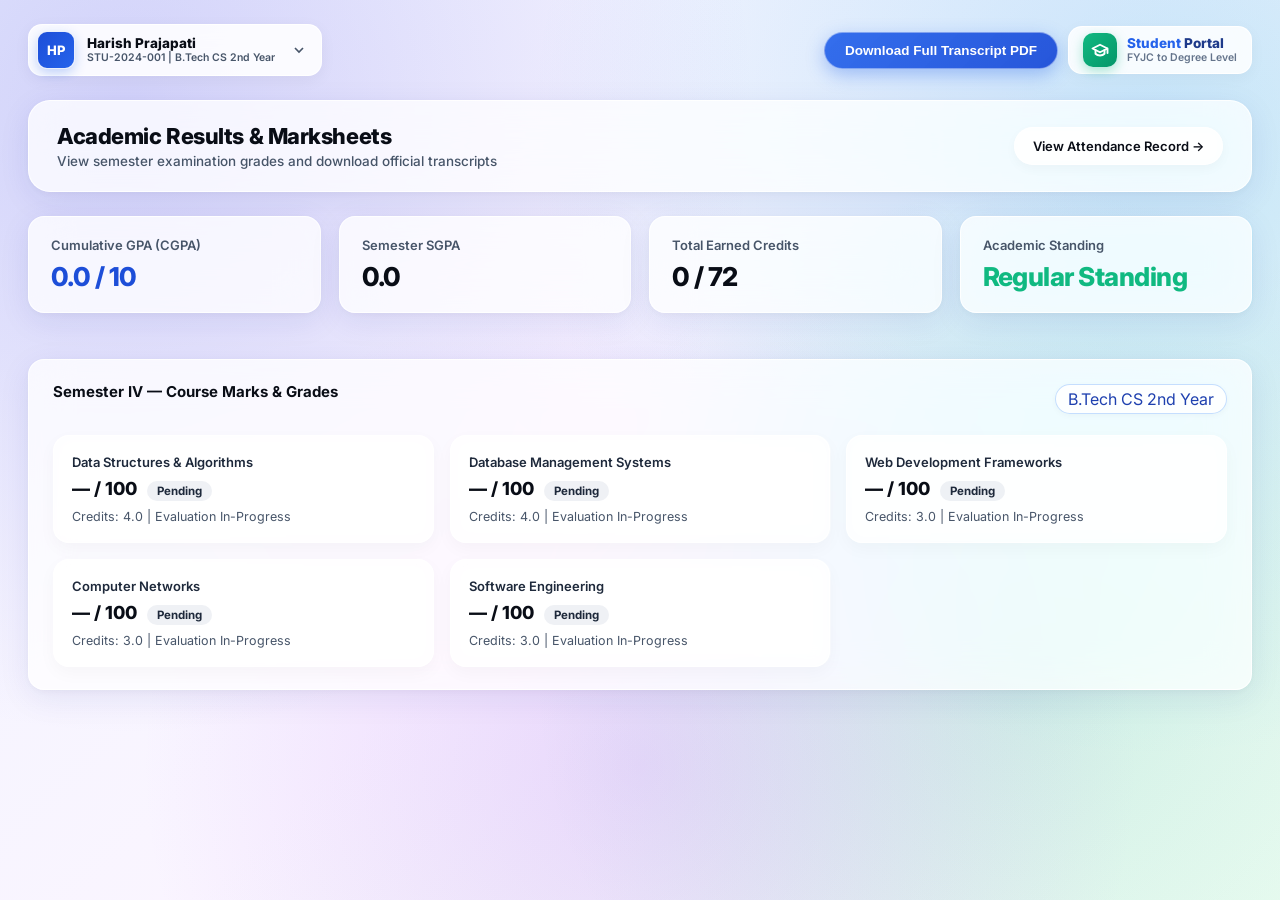
<file: student-reports.html>
<!DOCTYPE html>
<html lang="en">
<head>
<meta charset="UTF-8">
<meta name="viewport" content="width=device-width, initial-scale=1.0">
<title>Student Portal — Results & Report Cards</title>
<link rel="preconnect" href="https://fonts.googleapis.com">
<link href="https://fonts.googleapis.com/css2?family=Inter:wght@400;500;600;700;800&display=swap" rel="stylesheet">
<link rel="stylesheet" href="styles.css">
</head>
<body class="app-body">
<div class="student-portal-shell">

  <!-- Top Navigation & Brand Bar -->
  <header class="student-portal-top-bar">
    <!-- Left: Rectangular Profile Badge with Snug Floating Dropdown -->
    <div class="student-profile-dropdown-wrapper" id="profileDropdownWrapper">
      <div class="student-profile-header-card" onclick="toggleStudentNavDropdown(event)" title="Click to Open Menu Navigation">
        <div class="avatar-circle">ST</div>
        <div class="profile-card-text">
          <div class="profile-card-name" id="studentSidebarName">—</div>
          <div class="profile-card-meta" id="studentSidebarMeta">—</div>
        </div>
        <div class="profile-card-arrow">
          <svg class="chevron-dropdown-icon" viewBox="0 0 24 24" width="16" height="16" fill="none" stroke="currentColor" stroke-width="2.5">
            <polyline points="6 9 12 15 18 9"/>
          </svg>
        </div>
      </div>

      <!-- Floating Frosted Glass Dropdown Menu — snugly wraps navigation options -->
      <nav class="student-nav-dropdown-menu" id="studentNavDropdown">
        <a href="student-dashboard.html" class="student-dropdown-item">
          <svg viewBox="0 0 24 24"><rect x="3" y="3" width="7" height="7" rx="1.5"/><rect x="14" y="3" width="7" height="7" rx="1.5"/><rect x="3" y="14" width="7" height="7" rx="1.5"/><rect x="14" y="14" width="7" height="7" rx="1.5"/></svg>
          <span>Overview & Stats</span>
        </a>
        <a href="attendance.html" class="student-dropdown-item">
          <svg viewBox="0 0 24 24"><rect x="3" y="4" width="18" height="17" rx="2"/><path d="M8 2v4M16 2v4M3 10h18"/></svg>
          <span>My Attendance Record</span>
        </a>
        <a href="calendar.html" class="student-dropdown-item">
          <svg viewBox="0 0 24 24"><rect x="3" y="4" width="18" height="18" rx="2"/><line x1="16" y1="2" x2="16" y2="6"/><line x1="8" y1="2" x2="8" y2="6"/><line x1="3" y1="10" x2="21" y2="10"/></svg>
          <span>Academic Calendar</span>
        </a>
        <a href="notices.html" class="student-dropdown-item">
          <svg viewBox="0 0 24 24"><path d="M18 8A6 6 0 0 0 6 8c0 7-3 9-3 9h18s-3-2-3-9"/><path d="M13.73 21a2 2 0 0 1-3.46 0"/></svg>
          <span>Notices & Discussions</span>
        </a>
        <a href="student-profile.html" class="student-dropdown-item">
          <svg viewBox="0 0 24 24"><circle cx="12" cy="8" r="4"/><path d="M4 20c0-4.4 3.6-8 8-8s8 3.6 8 8"/></svg>
          <span>My Profile & Records</span>
        </a>
        <a href="student-leaves.html" class="student-dropdown-item">
          <svg viewBox="0 0 24 24"><path d="M14 2H6a2 2 0 0 0-2 2v16a2 2 0 0 0 2 2h12a2 2 0 0 0 2-2V8z"/><polyline points="14 2 14 8 20 8"/><line x1="16" y1="13" x2="8" y2="13"/><line x1="16" y1="17" x2="8" y2="17"/></svg>
          <span>Leave Applications</span>
        </a>
        <a href="student-reports.html" class="student-dropdown-item active">
          <svg viewBox="0 0 24 24"><path d="M22 11.08V12a10 10 0 1 1-5.93-9.14"/><polyline points="22 4 12 14.01 9 11.01"/></svg>
          <span>Results & Reports</span>
        </a>
        <a href="student-schedule.html" class="student-dropdown-item">
          <svg viewBox="0 0 24 24"><rect x="3" y="4" width="18" height="18" rx="2" ry="2"/><line x1="16" y1="2" x2="16" y2="6"/><line x1="8" y1="2" x2="8" y2="6"/><line x1="3" y1="10" x2="21" y2="10"/></svg>
          <span>Holidays & Schedule</span>
        </a>
        <div class="student-dropdown-divider"></div>
        <a href="index.html" class="student-dropdown-item text-danger">
          <svg viewBox="0 0 24 24"><path d="M9 21H5a2 2 0 0 1-2-2V5a2 2 0 0 1 2-2h4"/><path d="M16 17l5-5-5-5M21 12H9"/></svg>
          <span>Logout</span>
        </a>
      </nav>
    </div>

    <!-- Right: Crumb Badge, Today Pill & Rectangular Student Portal Brand Badge -->
    <div class="header-actions">
      <button class="btn-primary-action" onclick="alert('Downloading Official Transcript PDF...')">Download Full Transcript PDF</button>

      <a href="student-dashboard.html" class="student-portal-header-badge" title="Student Portal Dashboard" style="text-decoration: none; color: inherit;">
        <div style="width: 34px; height: 34px; border-radius: 10px; background: linear-gradient(135deg, #10b981, #059669); display: flex; align-items: center; justify-content: center; box-shadow: 0 4px 12px rgba(16, 185, 129, 0.35);">
          <svg width="18" height="18" viewBox="0 0 24 24" fill="none" stroke="white" stroke-width="2.5" stroke-linecap="round" stroke-linejoin="round">
            <path d="M22 10v6M2 10l10-5 10 5-10 5z"/>
            <path d="M6 12v5c3 3 9 3 12 0v-5"/>
          </svg>
        </div>
        <div>
          <div style="font-size: 13.5px; font-weight: 800; color: #1e3a8a; line-height: 1.1;">
            <span style="color: #2563eb;">Student</span> Portal
          </div>
          <div style="font-size: 10.5px; font-weight: 600; color: #64748b; margin-top: 1px;">
            FYJC to Degree Level
          </div>
        </div>
      </a>
    </div>
  </header>

  <!-- Welcome Header Banner -->
  <div class="portal-welcome-banner">
    <div>
      <h2>Academic Results & Marksheets</h2>
      <p class="welcome-line">View semester examination grades and download official transcripts</p>
    </div>
    <div style="display: flex; gap: 10px; align-items: center;">
      <a href="attendance.html" class="btn-secondary clickable-shortcut-card" style="text-decoration: none; font-size: 13px;" title="View lecture-by-lecture attendance records">View Attendance Record &rarr;</a>
    </div>
  </div>

  <!-- Results Highlights Cards -->
  <section class="stat-grid">
    <div class="stat-card">
      <p class="stat-label">Cumulative GPA (CGPA)</p>
      <p class="stat-value stat-accent">0.0 / 10</p>
    </div>
    <div class="stat-card">
      <p class="stat-label">Semester SGPA</p>
      <p class="stat-value">0.0</p>
    </div>
    <a href="student-schedule.html" class="stat-card clickable-shortcut-card" title="Click to view course schedule & credits">
      <p class="stat-label">Total Earned Credits</p>
      <p class="stat-value">0 / 72</p>
    </a>
    <a href="attendance.html" class="stat-card clickable-shortcut-card" title="Click to view verified attendance status">
      <p class="stat-label">Academic Standing</p>
      <p class="stat-value" style="color: #10b981;">Regular Standing</p>
    </a>
  </section>

  <!-- Subject Wise Grades Grid -->
  <section class="panel" style="margin-top: 24px;">
    <div style="display: flex; justify-content: space-between; align-items: center; margin-bottom: 20px;">
      <h3>Semester IV — Course Marks & Grades</h3>
      <span class="crumb-badge" id="studentCrumbBadge">—</span>
    </div>

    <div class="results-grid">
      <div class="result-card">
        <p class="result-term">Data Structures & Algorithms</p>
        <p class="result-marks">— / 100 <span class="status-badge" style="background: rgba(148, 163, 184, 0.15); color: var(--ink-700); margin-left:6px;">Pending</span></p>
        <p class="section-sub">Credits: 4.0 | Evaluation In-Progress</p>
      </div>
      <div class="result-card">
        <p class="result-term">Database Management Systems</p>
        <p class="result-marks">— / 100 <span class="status-badge" style="background: rgba(148, 163, 184, 0.15); color: var(--ink-700); margin-left:6px;">Pending</span></p>
        <p class="section-sub">Credits: 4.0 | Evaluation In-Progress</p>
      </div>
      <div class="result-card">
        <p class="result-term">Web Development Frameworks</p>
        <p class="result-marks">— / 100 <span class="status-badge" style="background: rgba(148, 163, 184, 0.15); color: var(--ink-700); margin-left:6px;">Pending</span></p>
        <p class="section-sub">Credits: 3.0 | Evaluation In-Progress</p>
      </div>
      <div class="result-card">
        <p class="result-term">Computer Networks</p>
        <p class="result-marks">— / 100 <span class="status-badge" style="background: rgba(148, 163, 184, 0.15); color: var(--ink-700); margin-left:6px;">Pending</span></p>
        <p class="section-sub">Credits: 3.0 | Evaluation In-Progress</p>
      </div>
      <div class="result-card">
        <p class="result-term">Software Engineering</p>
        <p class="result-marks">— / 100 <span class="status-badge" style="background: rgba(148, 163, 184, 0.15); color: var(--ink-700); margin-left:6px;">Pending</span></p>
        <p class="section-sub">Credits: 3.0 | Evaluation In-Progress</p>
      </div>
    </div>
  </section>

</div> <!-- .student-portal-shell -->

<script src="script.js"></script>
</body>
</html>
</file>
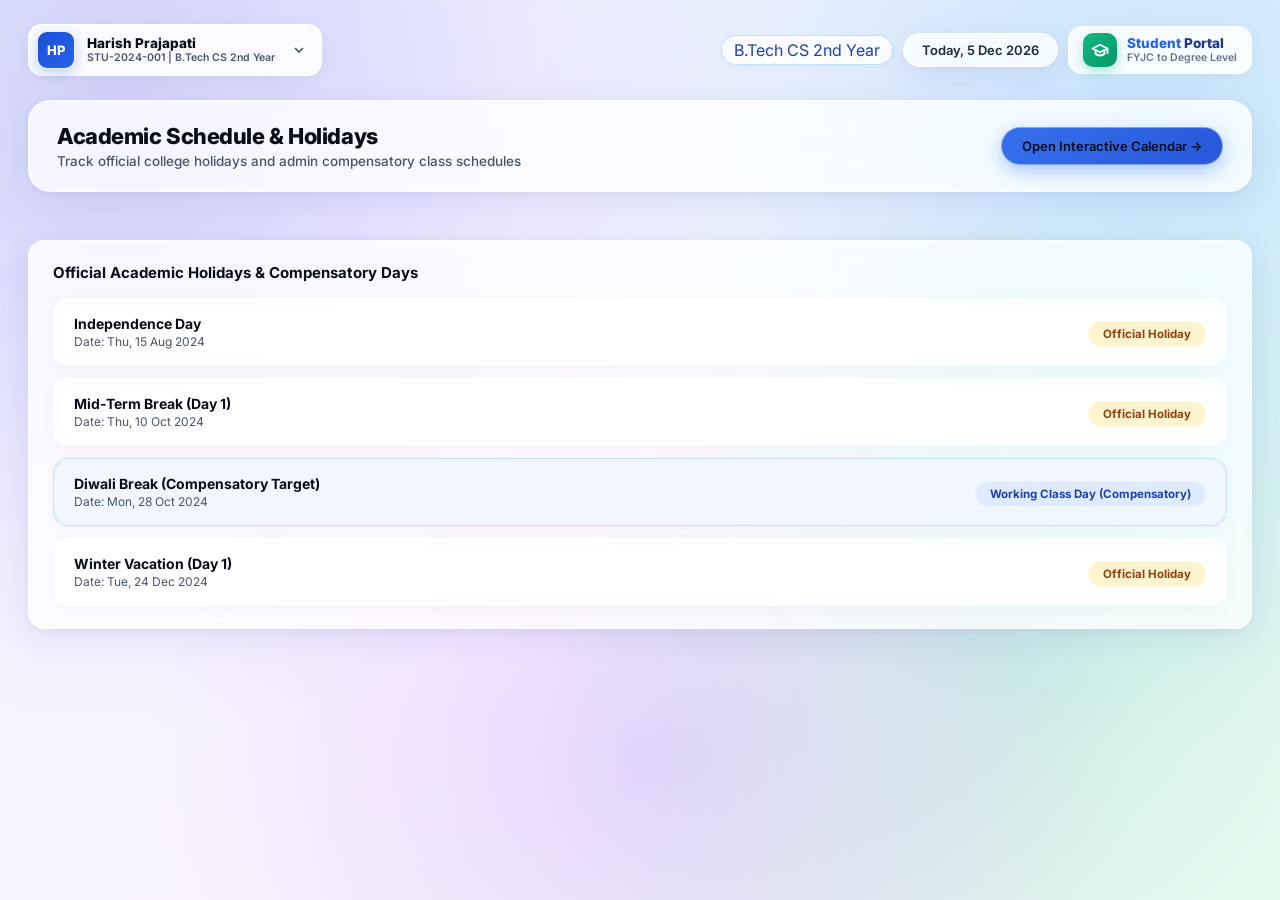
<file: student-schedule.html>
<!DOCTYPE html>
<html lang="en">
<head>
<meta charset="UTF-8">
<meta name="viewport" content="width=device-width, initial-scale=1.0">
<title>Student Portal — Holidays & Academic Schedule</title>
<link rel="preconnect" href="https://fonts.googleapis.com">
<link href="https://fonts.googleapis.com/css2?family=Inter:wght@400;500;600;700;800&display=swap" rel="stylesheet">
<link rel="stylesheet" href="styles.css">
</head>
<body class="app-body">

<div class="student-portal-shell">

  <!-- Top Navigation & Brand Bar -->
  <header class="student-portal-top-bar">
    <!-- Left: Rectangular Profile Badge with Snug Floating Dropdown -->
    <div class="student-profile-dropdown-wrapper" id="profileDropdownWrapper">
      <div class="student-profile-header-card" onclick="toggleStudentNavDropdown(event)" title="Click to Open Menu Navigation">
        <div class="avatar-circle">ST</div>
        <div class="profile-card-text">
          <div class="profile-card-name" id="studentSidebarName">—</div>
          <div class="profile-card-meta" id="studentSidebarMeta">—</div>
        </div>
        <div class="profile-card-arrow">
          <svg class="chevron-dropdown-icon" viewBox="0 0 24 24" width="16" height="16" fill="none" stroke="currentColor" stroke-width="2.5">
            <polyline points="6 9 12 15 18 9"/>
          </svg>
        </div>
      </div>

      <!-- Floating Frosted Glass Dropdown Menu — snugly wraps navigation options -->
      <nav class="student-nav-dropdown-menu" id="studentNavDropdown">
        <a href="student-dashboard.html" class="student-dropdown-item">
          <svg viewBox="0 0 24 24"><rect x="3" y="3" width="7" height="7" rx="1.5"/><rect x="14" y="3" width="7" height="7" rx="1.5"/><rect x="3" y="14" width="7" height="7" rx="1.5"/><rect x="14" y="14" width="7" height="7" rx="1.5"/></svg>
          <span>Overview & Stats</span>
        </a>
        <a href="attendance.html" class="student-dropdown-item">
          <svg viewBox="0 0 24 24"><rect x="3" y="4" width="18" height="17" rx="2"/><path d="M8 2v4M16 2v4M3 10h18"/></svg>
          <span>My Attendance Record</span>
        </a>
        <a href="calendar.html" class="student-dropdown-item">
          <svg viewBox="0 0 24 24"><rect x="3" y="4" width="18" height="18" rx="2"/><line x1="16" y1="2" x2="16" y2="6"/><line x1="8" y1="2" x2="8" y2="6"/><line x1="3" y1="10" x2="21" y2="10"/></svg>
          <span>Academic Calendar</span>
        </a>
        <a href="notices.html" class="student-dropdown-item">
          <svg viewBox="0 0 24 24"><path d="M18 8A6 6 0 0 0 6 8c0 7-3 9-3 9h18s-3-2-3-9"/><path d="M13.73 21a2 2 0 0 1-3.46 0"/></svg>
          <span>Notices & Discussions</span>
        </a>
        <a href="student-profile.html" class="student-dropdown-item">
          <svg viewBox="0 0 24 24"><circle cx="12" cy="8" r="4"/><path d="M4 20c0-4.4 3.6-8 8-8s8 3.6 8 8"/></svg>
          <span>My Profile & Records</span>
        </a>
        <a href="student-leaves.html" class="student-dropdown-item">
          <svg viewBox="0 0 24 24"><path d="M14 2H6a2 2 0 0 0-2 2v16a2 2 0 0 0 2 2h12a2 2 0 0 0 2-2V8z"/><polyline points="14 2 14 8 20 8"/><line x1="16" y1="13" x2="8" y2="13"/><line x1="16" y1="17" x2="8" y2="17"/></svg>
          <span>Leave Applications</span>
        </a>
        <a href="student-reports.html" class="student-dropdown-item">
          <svg viewBox="0 0 24 24"><path d="M22 11.08V12a10 10 0 1 1-5.93-9.14"/><polyline points="22 4 12 14.01 9 11.01"/></svg>
          <span>Results & Reports</span>
        </a>
        <a href="student-schedule.html" class="student-dropdown-item active">
          <svg viewBox="0 0 24 24"><rect x="3" y="4" width="18" height="18" rx="2" ry="2"/><line x1="16" y1="2" x2="16" y2="6"/><line x1="8" y1="2" x2="8" y2="6"/><line x1="3" y1="10" x2="21" y2="10"/></svg>
          <span>Holidays & Schedule</span>
        </a>
        <div class="student-dropdown-divider"></div>
        <a href="index.html" class="student-dropdown-item text-danger">
          <svg viewBox="0 0 24 24"><path d="M9 21H5a2 2 0 0 1-2-2V5a2 2 0 0 1 2-2h4"/><path d="M16 17l5-5-5-5M21 12H9"/></svg>
          <span>Logout</span>
        </a>
      </nav>
    </div>

    <!-- Right: Crumb Badge, Today Pill & Rectangular Student Portal Brand Badge -->
    <div class="header-actions">
      <span class="crumb-badge" id="studentCrumbBadge">—</span>
      <div class="today-pill" id="studentTodayPill">Today, 6 May 2024</div>

      <a href="student-dashboard.html" class="student-portal-header-badge" title="Student Portal Dashboard" style="text-decoration: none; color: inherit;">
        <div style="width: 34px; height: 34px; border-radius: 10px; background: linear-gradient(135deg, #10b981, #059669); display: flex; align-items: center; justify-content: center; box-shadow: 0 4px 12px rgba(16, 185, 129, 0.35);">
          <svg width="18" height="18" viewBox="0 0 24 24" fill="none" stroke="white" stroke-width="2.5" stroke-linecap="round" stroke-linejoin="round">
            <path d="M22 10v6M2 10l10-5 10 5-10 5z"/>
            <path d="M6 12v5c3 3 9 3 12 0v-5"/>
          </svg>
        </div>
        <div>
          <div style="font-size: 13.5px; font-weight: 800; color: #1e3a8a; line-height: 1.1;">
            <span style="color: #2563eb;">Student</span> Portal
          </div>
          <div style="font-size: 10.5px; font-weight: 600; color: #64748b; margin-top: 1px;">
            FYJC to Degree Level
          </div>
        </div>
      </a>
    </div>
  </header>

  <!-- Welcome Header Banner -->
  <div class="portal-welcome-banner">
    <div>
      <h2>Academic Schedule & Holidays</h2>
      <p class="welcome-line">Track official college holidays and admin compensatory class schedules</p>
    </div>
    <div style="display: flex; gap: 10px; align-items: center;">
      <a href="calendar.html" class="btn-primary-action clickable-shortcut-card" style="text-decoration: none; font-size: 13px;" title="Open interactive India academic calendar">Open Interactive Calendar &rarr;</a>
    </div>
  </div>

  <section class="panel section-space">
    <div class="panel-title-row" style="margin-bottom: 16px;">
      <h3>Official Academic Holidays & Compensatory Days</h3>
    </div>
    <div class="holidays-list" id="studentHolidaysList">
      <!-- Rendered via script.js -->
    </div>
  </section>

</div> <!-- .student-portal-shell -->

<script src="script.js"></script>
</body>
</html>
</file>
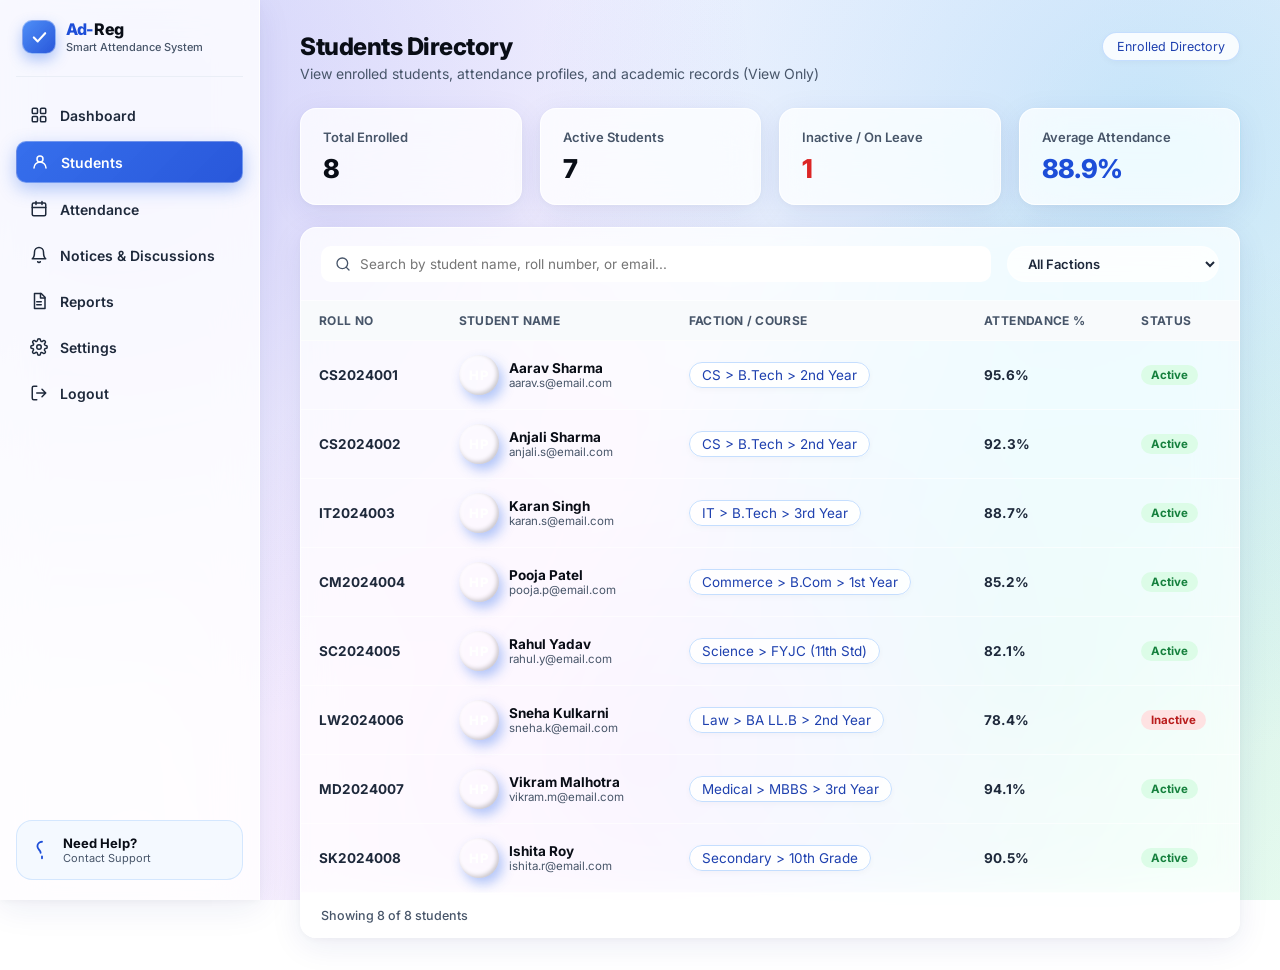
<file: students.html>
<!DOCTYPE html>
<html lang="en">
<head>
<meta charset="UTF-8">
<meta name="viewport" content="width=device-width, initial-scale=1.0">
<title>Ad-Reg — Students Directory</title>
<link rel="preconnect" href="https://fonts.googleapis.com">
<link href="https://fonts.googleapis.com/css2?family=Inter:wght@400;500;600;700;800&display=swap" rel="stylesheet">
<link rel="stylesheet" href="styles.css">
</head>
<body class="app-body">

<div class="app-shell">

  <aside class="sidebar" id="sidebar">
    <div class="sidebar-brand">
      <span class="badge">
        <svg viewBox="0 0 24 24" fill="none" xmlns="http://www.w3.org/2000/svg">
          <path d="M4 12L9.5 17.5L20 6" stroke="white" stroke-width="3" stroke-linecap="round" stroke-linejoin="round"/>
        </svg>
      </span>
      <div>
        <h1><span class="accent">Ad-</span><span class="dark">Reg</span></h1>
        <p class="sidebar-tag">Smart Attendance System</p>
      </div>
    </div>

    <nav class="nav-list">
      <a href="dashboard.html" class="nav-item">
        <svg viewBox="0 0 24 24"><rect x="3" y="3" width="7" height="7" rx="1.5"/><rect x="14" y="3" width="7" height="7" rx="1.5"/><rect x="3" y="14" width="7" height="7" rx="1.5"/><rect x="14" y="14" width="7" height="7" rx="1.5"/></svg>
        Dashboard
      </a>
      <a href="students.html" class="nav-item active">
        <svg viewBox="0 0 24 24"><circle cx="12" cy="8" r="4"/><path d="M4 20c0-4.4 3.6-8 8-8s8 3.6 8 8"/></svg>
        Students
      </a>
      <a href="attendance.html" class="nav-item">
        <svg viewBox="0 0 24 24"><rect x="3" y="4" width="18" height="17" rx="2"/><path d="M8 2v4M16 2v4M3 10h18"/></svg>
        Attendance
      </a>
      <a href="notices.html" class="nav-item">
        <svg viewBox="0 0 24 24"><path d="M18 8A6 6 0 0 0 6 8c0 7-3 9-3 9h18s-3-2-3-9"/><path d="M13.73 21a2 2 0 0 1-3.46 0"/></svg>
        Notices & Discussions
      </a>
      <a href="reports.html" class="nav-item">
        <svg viewBox="0 0 24 24"><path d="M6 2h9l5 5v15H6z"/><path d="M14 2v6h6M9 13h6M9 17h6"/></svg>
        Reports
      </a>
      <a href="settings.html" class="nav-item">
        <svg viewBox="0 0 24 24"><circle cx="12" cy="12" r="3"/><path d="M19.4 15a1.7 1.7 0 0 0 .3 1.9l.1.1a2 2 0 1 1-2.8 2.8l-.1-.1a1.7 1.7 0 0 0-1.9-.3 1.7 1.7 0 0 0-1 1.5V21a2 2 0 1 1-4 0v-.1a1.7 1.7 0 0 0-1-1.6 1.7 1.7 0 0 0-1.9.3l-.1.1a2 2 0 1 1-2.8-2.8l.1-.1a1.7 1.7 0 0 0 .3-1.9 1.7 1.7 0 0 0-1.5-1H3a2 2 0 1 1 0-4h.1a1.7 1.7 0 0 0 1.6-1 1.7 1.7 0 0 0-.3-1.9l-.1-.1a2 2 0 1 1 2.8-2.8l.1.1a1.7 1.7 0 0 0 1.9.3H9a1.7 1.7 0 0 0 1-1.5V3a2 2 0 1 1 4 0v.1a1.7 1.7 0 0 0 1 1.5 1.7 1.7 0 0 0 1.9-.3l.1-.1a2 2 0 1 1 2.8 2.8l-.1.1a1.7 1.7 0 0 0-.3 1.9V9a1.7 1.7 0 0 0 1.5 1H21a2 2 0 1 1 0 4h-.1a1.7 1.7 0 0 0-1.5 1Z"/></svg>
        Settings
      </a>
      <a href="index.html" class="nav-item">
        <svg viewBox="0 0 24 24"><path d="M9 21H5a2 2 0 0 1-2-2V5a2 2 0 0 1 2-2h4"/><path d="M16 17l5-5-5-5M21 12H9"/></svg>
        Logout
      </a>
    </nav>

    <div class="help-widget">
      <svg viewBox="0 0 24 24"><path d="M12 19v2M12 3a5 5 0 0 0-5 5c0 2 1 3 2 4s1.5 1.5 1.5 3"/><circle cx="12" cy="9" r="0"/></svg>
      <div>
        <p class="help-title">Need Help?</p>
        <p class="help-sub">Contact Support</p>
      </div>
    </div>
  </aside>

  <main class="main-content">

    <header class="content-header">
      <div>
        <h2>Students Directory</h2>
        <p class="welcome-line">View enrolled students, attendance profiles, and academic records (View Only)</p>
      </div>
      <div class="header-actions">
        <span class="crumb-badge" style="padding: 6px 14px; font-size: 12.5px;">Enrolled Directory</span>
      </div>
    </header>

    <!-- Top Metrics Row -->
    <section class="stat-grid">
      <div class="stat-card">
        <p class="stat-label">Total Enrolled</p>
        <p class="stat-value" id="totalEnrolledCount">8</p>
      </div>
      <div class="stat-card">
        <p class="stat-label">Active Students</p>
        <p class="stat-value" id="activeStudentsCount">7</p>
      </div>
      <div class="stat-card">
        <p class="stat-label">Inactive / On Leave</p>
        <p class="stat-value stat-danger" id="inactiveStudentsCount">1</p>
      </div>
      <div class="stat-card">
        <p class="stat-label">Average Attendance</p>
        <p class="stat-value stat-accent" id="avgAttendanceRate">88.9%</p>
      </div>
    </section>

    <!-- Filter & Directory Panel -->
    <section class="panel table-panel">
      
      <div class="table-toolbar">
        <div class="search-box">
          <svg viewBox="0 0 24 24" fill="none" stroke="currentColor" stroke-width="2" stroke-linecap="round" stroke-linejoin="round">
            <circle cx="11" cy="11" r="8"/>
            <line x1="21" y1="21" x2="16.65" y2="16.65"/>
          </svg>
          <input type="text" id="studentSearchInput" placeholder="Search by student name, roll number, or email...">
        </div>

        <div class="toolbar-filters">
          <select id="studentFactionFilter" class="select-pill" aria-label="Filter by Faction">
            <option value="all">All Factions</option>
            <option value="school">School Faction</option>
            <option value="junior_college">Junior College Faction</option>
            <option value="higher_ed">Higher Education Faction</option>
          </select>
        </div>
      </div>

      <!-- Students Table -->
      <div class="table-responsive">
        <table class="data-table" id="studentsDirectoryTable">
          <thead>
            <tr>
              <th>Roll No</th>
              <th>Student Name</th>
              <th>Faction / Course</th>
              <th>Attendance %</th>
              <th>Status</th>
            </tr>
          </thead>
          <tbody id="studentsTableBody">
            <!-- Dynamic student rows inserted via script.js -->
          </tbody>
        </table>
      </div>

      <div class="table-footer">
        <p id="tableShowingCount">Showing 8 students</p>
      </div>

    </section>

  </main>

</div>

<script src="script.js"></script>
</body>
</html>
</file>
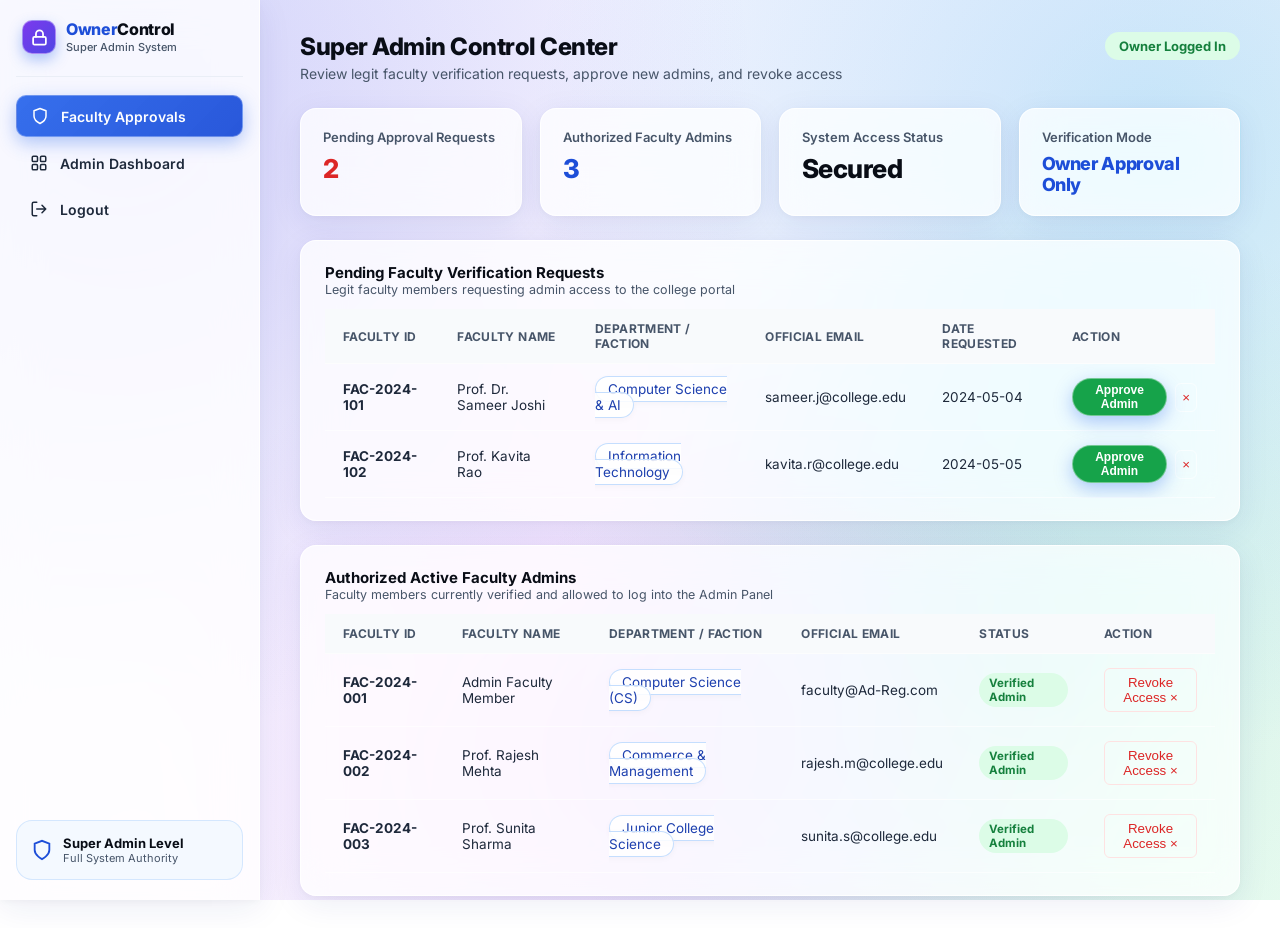
<file: superadmin.html>
<!DOCTYPE html>
<html lang="en">
<head>
<meta charset="UTF-8">
<meta name="viewport" content="width=device-width, initial-scale=1.0">
<title>Ad-Reg — Super Admin Control Center</title>
<link rel="preconnect" href="https://fonts.googleapis.com">
<link href="https://fonts.googleapis.com/css2?family=Inter:wght@400;500;600;700;800&display=swap" rel="stylesheet">
<link rel="stylesheet" href="styles.css">
</head>
<body class="app-body">

<div class="app-shell">

  <!-- Super Admin Sidebar -->
  <aside class="sidebar" id="sidebar">
    <div class="sidebar-brand">
      <span class="badge superadmin-badge">
        <svg viewBox="0 0 24 24" fill="none" stroke="white" stroke-width="2.5" stroke-linecap="round" stroke-linejoin="round">
          <rect x="3" y="11" width="18" height="11" rx="2" ry="2"/>
          <path d="M7 11V7a5 5 0 0 1 10 0v4"/>
        </svg>
      </span>
      <div>
        <h1><span class="accent">Owner</span><span class="dark">Control</span></h1>
        <p class="sidebar-tag">Super Admin System</p>
      </div>
    </div>

    <nav class="nav-list">
      <a href="superadmin.html" class="nav-item active">
        <svg viewBox="0 0 24 24"><path d="M12 22s8-4 8-10V5l-8-3-8 3v7c0 6 8 10 8 10z"/></svg>
        Faculty Approvals
      </a>
      <a href="dashboard.html" class="nav-item">
        <svg viewBox="0 0 24 24"><rect x="3" y="3" width="7" height="7" rx="1.5"/><rect x="14" y="3" width="7" height="7" rx="1.5"/><rect x="3" y="14" width="7" height="7" rx="1.5"/><rect x="14" y="14" width="7" height="7" rx="1.5"/></svg>
        Admin Dashboard
      </a>
      <a href="index.html" class="nav-item">
        <svg viewBox="0 0 24 24"><path d="M9 21H5a2 2 0 0 1-2-2V5a2 2 0 0 1 2-2h4"/><path d="M16 17l5-5-5-5M21 12H9"/></svg>
        Logout
      </a>
    </nav>

    <div class="help-widget">
      <svg viewBox="0 0 24 24"><path d="M12 22s8-4 8-10V5l-8-3-8 3v7c0 6 8 10 8 10z"/></svg>
      <div>
        <p class="help-title">Super Admin Level</p>
        <p class="help-sub">Full System Authority</p>
      </div>
    </div>
  </aside>

  <main class="main-content">

    <header class="content-header">
      <div>
        <h2>Super Admin Control Center</h2>
        <p class="welcome-line">Review legit faculty verification requests, approve new admins, and revoke access</p>
      </div>
      <div class="header-actions">
        <span class="status-badge active" style="font-size: 13px; padding: 6px 14px;">Owner Logged In</span>
      </div>
    </header>

    <!-- Super Admin Stat Grid -->
    <section class="stat-grid">
      <div class="stat-card">
        <p class="stat-label">Pending Approval Requests</p>
        <p class="stat-value stat-danger" id="pendingRequestsCount">2</p>
      </div>
      <div class="stat-card">
        <p class="stat-label">Authorized Faculty Admins</p>
        <p class="stat-value stat-accent" id="authorizedAdminsCount">3</p>
      </div>
      <div class="stat-card">
        <p class="stat-label">System Access Status</p>
        <p class="stat-value">Secured</p>
      </div>
      <div class="stat-card">
        <p class="stat-label">Verification Mode</p>
        <p class="stat-value" style="font-size: 18px; color: var(--blue-700);">Owner Approval Only</p>
      </div>
    </section>

    <!-- Pending Faculty Approvals Section -->
    <section class="panel section-space">
      <div class="panel-title-row">
        <div>
          <h3>Pending Faculty Verification Requests</h3>
          <p class="section-sub">Legit faculty members requesting admin access to the college portal</p>
        </div>
      </div>

      <div class="table-responsive">
        <table class="data-table">
          <thead>
            <tr>
              <th>Faculty ID</th>
              <th>Faculty Name</th>
              <th>Department / Faction</th>
              <th>Official Email</th>
              <th>Date Requested</th>
              <th>Action</th>
            </tr>
          </thead>
          <tbody id="pendingFacultyTableBody">
            <!-- Rendered via script.js -->
          </tbody>
        </table>
      </div>
    </section>

    <!-- Authorized Active Admins Section -->
    <section class="panel section-space">
      <div class="panel-title-row">
        <div>
          <h3>Authorized Active Faculty Admins</h3>
          <p class="section-sub">Faculty members currently verified and allowed to log into the Admin Panel</p>
        </div>
      </div>

      <div class="table-responsive">
        <table class="data-table">
          <thead>
            <tr>
              <th>Faculty ID</th>
              <th>Faculty Name</th>
              <th>Department / Faction</th>
              <th>Official Email</th>
              <th>Status</th>
              <th>Action</th>
            </tr>
          </thead>
          <tbody id="activeAdminsTableBody">
            <!-- Rendered via script.js -->
          </tbody>
        </table>
      </div>
    </section>

  </main>

</div>

<script src="script.js"></script>
</body>
</html>
</file>
<file: styles.css>
:root{
  /* blue palette */
  --blue-50:  #eff6ff;
  --blue-100: #dbeafe;
  --blue-200: #bfdbfe;
  --blue-300: #93c5fd;
  --blue-400: #60a5fa;
  --blue-500: #3b82f6;
  --blue-600: #2563eb;
  --blue-700: #1d4ed8;
  --blue-800: #1e40af;
  --blue-900: #1e3a8a;

  --ink-900:#090d16;
  --ink-700:#1e293b;
  --ink-500:#475569;
  --ink-300:#94a3b8;
  --border:rgba(255, 255, 255, 0.6);
  --bg:#f8fafc;
  --white:rgba(255, 255, 255, 0.78);
  --danger:#dc2626;
  
  /* Glassmorphism System Tokens */
  --radius-lg:22px;
  --radius-md:16px;
  --radius-sm:10px;
  
  --glass-bg: rgba(255, 255, 255, 0.78);
  --glass-bg-hover: rgba(255, 255, 255, 0.92);
  --glass-border: 1px solid rgba(255, 255, 255, 0.85);
  --glass-blur: blur(20px) saturate(190%);
  --glass-shadow: 0 8px 32px 0 rgba(31, 38, 135, 0.08), 0 2px 8px 0 rgba(0, 0, 0, 0.04);
  --glass-input-bg: rgba(255, 255, 255, 0.8);
}

*{box-sizing:border-box; margin:0; padding:0;}

body, .app-body{
  font-family:'Inter', -apple-system, BlinkMacSystemFont, sans-serif;
  background:
    radial-gradient(circle at 10% 12%, rgba(79, 70, 229, 0.2), transparent 45%),
    radial-gradient(circle at 90% 15%, rgba(14, 165, 233, 0.22), transparent 45%),
    radial-gradient(circle at 50% 85%, rgba(168, 85, 247, 0.2), transparent 50%),
    radial-gradient(circle at 80% 75%, rgba(16, 185, 129, 0.16), transparent 40%),
    linear-gradient(135deg, #f0f4ff 0%, #faf5ff 50%, #f0fdf4 100%);
  background-attachment: fixed;
  min-height:100vh;
  display:flex;
  align-items:center;
  justify-content:center;
  padding:40px 20px;
  color:var(--ink-900);
}

.page{
  width:100%;
  max-width:960px;
  display:flex;
  flex-direction:column;
  align-items:center;
  gap:28px;
}

.brand{
  display:flex;
  flex-direction:column;
  align-items:center;
  gap:6px;
  text-align:center;
}

.brand-mark{
  display:flex;
  align-items:center;
  gap:8px;
}

.brand-mark .badge{
  width:36px;
  height:36px;
  border-radius:12px;
  background:linear-gradient(135deg, rgba(59,130,246,0.9), rgba(29,78,216,0.95));
  display:flex;
  align-items:center;
  justify-content:center;
  box-shadow:0 6px 16px rgba(37,99,235,0.35);
  border:1px solid rgba(255,255,255,0.4);
  backdrop-filter:blur(8px);
}

.brand-mark .badge svg{width:18px; height:18px;}

.brand-mark h1{
  font-size:26px;
  font-weight:800;
  letter-spacing:-0.02em;
}
.brand-mark h1 .accent{color:var(--blue-700);}
.brand-mark h1 .dark{color:var(--ink-900);}

.brand p{
  font-size:14px;
  color:var(--ink-500);
  font-weight:500;
}

.card{
  width:100%;
  background:var(--glass-bg);
  backdrop-filter:var(--glass-blur);
  -webkit-backdrop-filter:var(--glass-blur);
  border-radius:var(--radius-lg);
  box-shadow:var(--glass-shadow);
  display:grid;
  grid-template-columns:1fr 1fr;
  overflow:hidden;
  border:var(--glass-border);
}

/* ---------- Illustration side ---------- */
.illustration{
  position:relative;
  background:linear-gradient(160deg, var(--blue-50) 0%, #e7f0fe 60%, var(--blue-100) 100%);
  display:flex;
  align-items:center;
  justify-content:center;
  padding:40px;
  overflow:hidden;
}

.illustration::before,
.illustration::after{
  content:"";
  position:absolute;
  border-radius:50%;
}
.illustration::before{
  width:260px; height:260px;
  background:radial-gradient(circle, rgba(37,99,235,0.10), transparent 70%);
  top:-60px; left:-60px;
}
.illustration::after{
  width:220px; height:220px;
  background:radial-gradient(circle, rgba(37,99,235,0.12), transparent 70%);
  bottom:-60px; right:-40px;
}

.illustration svg{
  position:relative;
  z-index:1;
  width:100%;
  max-width:320px;
  height:auto;
}

.float-dot{
  position:absolute;
  border-radius:50%;
  background:var(--blue-500);
  opacity:0.25;
}
.fd1{width:10px; height:10px; top:18%; left:20%;}
.fd2{width:14px; height:14px; bottom:22%; right:16%;}
.fd3{width:8px; height:8px; top:65%; left:12%;}

/* ---------- Form side ---------- */
.form-side{
  padding:52px 48px;
  display:flex;
  flex-direction:column;
  justify-content:center;
}

.form-side h2{
  font-size:26px;
  font-weight:800;
  letter-spacing:-0.02em;
  margin-bottom:6px;
}

.form-side .subtitle{
  font-size:14px;
  color:var(--ink-500);
  margin-bottom:30px;
}

.field{
  margin-bottom:18px;
}

.field label{
  display:block;
  font-size:13px;
  font-weight:600;
  color:var(--ink-700);
  margin-bottom:7px;
}

.input-wrap{
  position:relative;
}

.input-wrap input{
  width:100%;
  padding:12px 16px;
  font-size:14px;
  font-family:inherit;
  color:var(--ink-900);
  background:rgba(255, 255, 255, 0.65);
  backdrop-filter:blur(8px);
  -webkit-backdrop-filter:blur(8px);
  border:1px solid rgba(226, 232, 240, 0.8);
  border-radius:var(--radius-sm);
  outline:none;
  box-shadow:0 2px 6px rgba(0,0,0,0.02);
  transition:all .2s ease;
}

.input-wrap input::placeholder{color:var(--ink-300);}

.input-wrap input:focus{
  background:rgba(255, 255, 255, 0.9);
  border-color:var(--blue-500);
  box-shadow:0 0 0 4px rgba(59, 130, 246, 0.16);
}

.input-wrap input.error{
  border-color:var(--danger);
}

.input-wrap input.error:focus{
  box-shadow:0 0 0 4px rgba(239, 68, 68, 0.16);
}

.toggle-visibility{
  position:absolute;
  right:12px;
  top:50%;
  transform:translateY(-50%);
  background:none;
  border:none;
  cursor:pointer;
  padding:4px;
  color:var(--ink-300);
  display:flex;
  align-items:center;
  justify-content:center;
  transition:color .15s ease;
}
.toggle-visibility:hover{color:var(--ink-500);}
.toggle-visibility svg{width:18px; height:18px;}

.error-text{
  font-size:12px;
  color:var(--danger);
  margin-top:6px;
  display:none;
}
.error-text.show{display:block;}

.row-between{
  display:flex;
  align-items:center;
  justify-content:space-between;
  margin-bottom:26px;
}

.remember{
  display:flex;
  align-items:center;
  gap:8px;
  font-size:13px;
  color:var(--ink-700);
  user-select:none;
  cursor:pointer;
}

.remember input[type="checkbox"]{
  width:16px;
  height:16px;
  accent-color:var(--blue-600);
  cursor:pointer;
}

.forgot{
  font-size:13px;
  color:var(--blue-700);
  font-weight:600;
  text-decoration:none;
}
.forgot:hover{text-decoration:underline;}

.btn-login{
  width:100%;
  padding:14px;
  background:linear-gradient(135deg, rgba(37, 99, 235, 0.92), rgba(29, 78, 216, 0.95));
  color:#fff;
  border:1px solid rgba(255, 255, 255, 0.4);
  backdrop-filter:blur(8px);
  border-radius:999px;
  font-size:15px;
  font-weight:700;
  font-family:inherit;
  cursor:pointer;
  display:flex;
  align-items:center;
  justify-content:center;
  gap:8px;
  transition:all .2s ease;
  box-shadow:0 8px 24px -4px rgba(37, 99, 235, 0.4);
}
.btn-login:hover{transform:translateY(-2px); box-shadow:0 12px 28px -4px rgba(37, 99, 235, 0.5);}
.btn-login:active{transform:scale(0.98);}
.btn-login:disabled{opacity:0.7; cursor:not-allowed;}

.spinner{
  width:16px; height:16px;
  border:2px solid rgba(255,255,255,0.4);
  border-top-color:#fff;
  border-radius:50%;
  animation:spin .7s linear infinite;
  display:none;
}
@keyframes spin{to{transform:rotate(360deg);}}

.signup-line{
  text-align:center;
  font-size:13px;
  color:var(--ink-500);
  margin-top:22px;
}
.signup-line a{
  color:var(--blue-700);
  font-weight:600;
  text-decoration:none;
}
.signup-line a:hover{text-decoration:underline;}

.footer-note{
  font-size:12px;
  color:var(--ink-300);
  text-align:center;
}

@media (max-width: 760px){
  .card{grid-template-columns:1fr;}
  .illustration{display:none;}
  .form-side{padding:36px 26px;}
}

/* ==========================================================
   DASHBOARD / APP SHELL (sidebar + main content)
   ========================================================== */

.app-body{
  padding:0;
  display:block;
  min-height:100vh;
}

.app-shell{
  display:flex;
  min-height:100vh;
}

/* ---- Sidebar ---- */
.sidebar{
  width:260px;
  flex-shrink:0;
  background:rgba(255, 255, 255, 0.82);
  backdrop-filter:var(--glass-blur);
  -webkit-backdrop-filter:var(--glass-blur);
  border-right:var(--glass-border);
  box-shadow:var(--glass-shadow);
  display:flex;
  flex-direction:column;
  padding:20px 16px;
  position:sticky;
  top:0;
  height:100vh;
  transition: transform 0.35s cubic-bezier(0.34, 1.56, 0.64, 1), width 0.35s cubic-bezier(0.34, 1.56, 0.64, 1), padding 0.3s ease;
  z-index: 90;
}

/* ==========================================================
   STUDENT PORTAL FLOATING PROFILE BADGE & SNUG DROPDOWN MENU
   ========================================================== */

.student-portal-shell {
  width: 100%;
  max-width: 1360px;
  margin: 0 auto;
  padding: 24px 28px 48px;
  min-height: 100vh;
  display: flex;
  flex-direction: column;
}

.student-portal-top-bar {
  display: flex;
  align-items: center;
  justify-content: space-between;
  gap: 20px;
  margin-bottom: 24px;
  position: relative;
  z-index: 1000;
}

/* Left: Rectangular Profile Badge matching StudentPortal badge style */
.student-profile-dropdown-wrapper {
  position: relative;
  display: inline-block;
  z-index: 1010;
}

.student-profile-header-card {
  display: inline-flex;
  align-items: center;
  gap: 12px;
  background: rgba(255, 255, 255, 0.88);
  backdrop-filter: blur(16px);
  -webkit-backdrop-filter: blur(16px);
  border: 1px solid rgba(255, 255, 255, 0.95);
  padding: 6px 14px 6px 8px;
  border-radius: 14px;
  box-shadow: 0 4px 16px rgba(0, 0, 0, 0.05);
  cursor: pointer;
  user-select: none;
  transition: all 0.25s cubic-bezier(0.34, 1.56, 0.64, 1);
}

.student-profile-header-card:hover {
  background: rgba(255, 255, 255, 0.98);
  transform: translateY(-2px);
  box-shadow: 0 8px 24px rgba(31, 38, 135, 0.12);
}

.student-profile-header-card .avatar-circle {
  width: 38px;
  height: 38px;
  border-radius: 10px;
  background: linear-gradient(135deg, #1d4ed8, #2563eb) !important;
  color: #ffffff !important;
  display: flex;
  align-items: center;
  justify-content: center;
  font-size: 13px;
  font-weight: 800;
  box-shadow: 0 4px 12px rgba(37, 99, 235, 0.28);
  border: 1.5px solid rgba(255, 255, 255, 0.9);
  flex-shrink: 0;
  overflow: hidden;
}

.student-profile-header-card .profile-card-text {
  display: flex;
  flex-direction: column;
  text-align: left;
  line-height: 1.2;
}

.student-profile-header-card .profile-card-name {
  font-size: 13.5px;
  font-weight: 800;
  color: var(--ink-900);
}

.student-profile-header-card .profile-card-meta {
  font-size: 10.5px;
  font-weight: 600;
  color: var(--ink-500);
  margin-top: 1px;
}

.student-profile-header-card .profile-card-arrow {
  color: var(--ink-500);
  margin-left: 4px;
  display: flex;
  align-items: center;
  transition: transform 0.3s cubic-bezier(0.34, 1.56, 0.64, 1);
}

.student-profile-dropdown-wrapper.active .profile-card-arrow {
  transform: rotate(180deg);
  color: var(--blue-600);
}

/* Floating Frosted Glass Dropdown Menu — wraps up tightly after the last option */
.student-nav-dropdown-menu {
  position: absolute;
  top: calc(100% + 10px);
  left: 0;
  width: 270px;
  background: rgba(255, 255, 255, 0.94);
  backdrop-filter: blur(24px) saturate(190%);
  -webkit-backdrop-filter: blur(24px) saturate(190%);
  border: 1px solid rgba(255, 255, 255, 0.95);
  border-radius: 16px;
  box-shadow: 0 16px 40px rgba(15, 23, 42, 0.12), 0 4px 12px rgba(0, 0, 0, 0.04);
  padding: 10px;
  display: none;
  flex-direction: column;
  gap: 4px;
  z-index: 1020;
  height: auto;
  max-height: fit-content;
  overflow: hidden;
  animation: dropdownFadeIn 0.22s cubic-bezier(0.34, 1.56, 0.64, 1);
}

.student-profile-dropdown-wrapper.active .student-nav-dropdown-menu {
  display: flex;
}

@keyframes dropdownFadeIn {
  from {
    opacity: 0;
    transform: translateY(-8px) scale(0.97);
  }
  to {
    opacity: 1;
    transform: translateY(0) scale(1);
  }
}

.student-dropdown-item {
  display: flex;
  align-items: center;
  gap: 12px;
  padding: 10px 14px;
  border-radius: 10px;
  font-size: 13.5px;
  font-weight: 600;
  color: var(--ink-700);
  text-decoration: none;
  transition: all 0.2s ease;
}

.student-dropdown-item svg {
  width: 18px;
  height: 18px;
  stroke: var(--ink-500);
  stroke-width: 2;
  fill: none;
  transition: stroke 0.2s ease;
  flex-shrink: 0;
}

.student-dropdown-item:hover {
  background: var(--blue-50);
  color: var(--blue-700);
}

.student-dropdown-item:hover svg {
  stroke: var(--blue-600);
}

.student-dropdown-item.active {
  background: linear-gradient(135deg, rgba(37, 99, 235, 0.12), rgba(59, 130, 246, 0.18));
  color: var(--blue-700);
  font-weight: 700;
}

.student-dropdown-item.active svg {
  stroke: var(--blue-700);
}

.student-dropdown-divider {
  height: 1px;
  background: rgba(226, 232, 240, 0.8);
  margin: 6px 4px;
}

.student-dropdown-item.text-danger {
  color: var(--danger);
}

.student-dropdown-item.text-danger svg {
  stroke: var(--danger);
}

.student-dropdown-item.text-danger:hover {
  background: #fef2f2;
}

.portal-welcome-banner {
  display: flex;
  align-items: center;
  justify-content: space-between;
  margin-bottom: 24px;
  background: var(--glass-bg);
  backdrop-filter: var(--glass-blur);
  -webkit-backdrop-filter: var(--glass-blur);
  border: var(--glass-border);
  border-radius: var(--radius-lg);
  padding: 22px 28px;
  box-shadow: var(--glass-shadow);
}

.portal-welcome-banner h2 {
  font-size: 22px;
  font-weight: 800;
  color: var(--ink-900);
  letter-spacing: -0.02em;
}

.portal-welcome-banner .welcome-line {
  font-size: 13.5px;
  color: var(--ink-500);
  font-weight: 500;
  margin-top: 4px;
}

.sidebar-toggle-btn {
  display: inline-flex;
  align-items: center;
  justify-content: center;
  width: 40px;
  height: 40px;
  border-radius: var(--radius-sm);
  background: var(--glass-bg);
  backdrop-filter: var(--glass-blur);
  -webkit-backdrop-filter: var(--glass-blur);
  border: var(--glass-border);
  color: var(--ink-700);
  cursor: pointer;
  box-shadow: var(--glass-shadow);
  transition: all 0.2s ease;
  flex-shrink: 0;
}
.sidebar-toggle-btn:hover {
  background: var(--glass-bg-hover);
  color: var(--blue-600);
  transform: translateY(-1px);
}

.sidebar-brand{
  display:flex;
  align-items:center;
  gap:10px;
  padding:0 6px 22px;
  border-bottom:1px solid rgba(226, 232, 240, 0.6);
  margin-bottom:18px;
}

.student-portal-header-badge {
  display: flex;
  align-items: center;
  gap: 10px;
  background: rgba(255, 255, 255, 0.85);
  backdrop-filter: blur(12px);
  -webkit-backdrop-filter: blur(12px);
  border: 1px solid rgba(255, 255, 255, 0.95);
  padding: 6px 14px;
  border-radius: 14px;
  box-shadow: 0 4px 16px rgba(0, 0, 0, 0.04);
  transition: all 0.2s ease;
  flex-shrink: 0;
}

.student-portal-header-badge:hover {
  background: rgba(255, 255, 255, 0.98);
  transform: translateY(-1px);
  box-shadow: 0 8px 22px rgba(31, 38, 135, 0.1);
}

.sidebar-brand .badge{
  width:34px;
  height:34px;
  border-radius:10px;
  background:linear-gradient(135deg, rgba(59,130,246,0.9), rgba(29,78,216,0.95));
  display:flex;
  align-items:center;
  justify-content:center;
  flex-shrink:0;
  box-shadow:0 6px 14px rgba(37,99,235,0.35);
  border:1px solid rgba(255,255,255,0.4);
}
.sidebar-brand .badge svg{width:17px; height:17px;}

.sidebar-brand h1{
  font-size:16px;
  font-weight:800;
  letter-spacing:-0.02em;
  line-height:1.2;
}
.sidebar-brand h1 .accent{color:var(--blue-700);}
.sidebar-brand h1 .dark{color:var(--ink-900);}

.sidebar-tag{
  font-size:11px;
  color:var(--ink-500);
  font-weight:500;
}

.nav-list{
  display:flex;
  flex-direction:column;
  gap:6px;
  flex:1;
}

.nav-item{
  display:flex;
  align-items:center;
  gap:12px;
  padding:11px 14px;
  border-radius:var(--radius-sm);
  font-size:14px;
  font-weight:600;
  color:var(--ink-700);
  text-decoration:none;
  transition:all .2s ease;
}

.nav-item svg{
  width:18px;
  height:18px;
  fill:none;
  stroke:currentColor;
  stroke-width:2;
  stroke-linecap:round;
  stroke-linejoin:round;
  flex-shrink:0;
}

.nav-item:hover{
  background:rgba(239, 246, 255, 0.7);
  color:var(--blue-700);
  transform:translateX(2px);
}

.nav-item.active{
  background:linear-gradient(135deg, rgba(37, 99, 235, 0.92), rgba(29, 78, 216, 0.95));
  color:#fff;
  box-shadow:0 6px 18px rgba(37, 99, 235, 0.35);
  border:1px solid rgba(255, 255, 255, 0.3);
}

.help-widget{
  display:flex;
  align-items:center;
  gap:10px;
  background:rgba(239, 246, 255, 0.65);
  backdrop-filter:blur(8px);
  border-radius:var(--radius-md);
  padding:14px;
  margin-top:12px;
  border:1px solid rgba(191, 219, 254, 0.6);
}
.help-widget svg{
  width:22px; height:22px;
  stroke:var(--blue-700);
  fill:none;
  stroke-width:2;
  stroke-linecap:round;
  flex-shrink:0;
}
.help-title{font-size:13px; font-weight:700; color:var(--ink-900);}
.help-sub{font-size:11px; color:var(--ink-500);}

/* ---- Main content ---- */
.main-content{
  flex:1;
  padding:32px 40px;
  min-width:0;
}

.content-header{
  display:flex;
  align-items:flex-start;
  justify-content:space-between;
  margin-bottom:26px;
  flex-wrap:wrap;
  gap:12px;
}

.content-header h2{
  font-size:24px;
  font-weight:800;
  letter-spacing:-0.02em;
  margin-bottom:4px;
}

.welcome-line{
  font-size:14px;
  color:var(--ink-500);
}

.today-pill{
  background:var(--glass-bg);
  backdrop-filter:var(--glass-blur);
  border:var(--glass-border);
  border-radius:999px;
  padding:8px 18px;
  font-size:13px;
  font-weight:600;
  color:var(--ink-700);
  height:fit-content;
  box-shadow:var(--glass-shadow);
}

/* ---- Stat cards ---- */
.stat-grid{
  display:grid;
  grid-template-columns:repeat(4, 1fr);
  gap:18px;
  margin-bottom:22px;
}

.stat-card{
  background:var(--glass-bg);
  backdrop-filter:var(--glass-blur);
  -webkit-backdrop-filter:var(--glass-blur);
  border:var(--glass-border);
  border-radius:var(--radius-md);
  padding:20px 22px;
  box-shadow:var(--glass-shadow);
  transition:all .25s ease;
}
.stat-card:hover{
  background:var(--glass-bg-hover);
  transform:translateY(-3px);
  box-shadow:0 14px 36px 0 rgba(31, 38, 135, 0.12);
}

.stat-label{
  font-size:13px;
  color:var(--ink-500);
  font-weight:600;
  margin-bottom:8px;
}

.stat-value{
  font-size:26px;
  font-weight:800;
  letter-spacing:-0.02em;
  color:var(--ink-900);
}

.stat-danger{color:var(--danger);}
.stat-accent{color:var(--blue-700);}

/* ---- Panels (chart + activity) ---- */
.panel-grid{
  display:grid;
  grid-template-columns:1.6fr 1fr;
  gap:18px;
}

.panel{
  background:var(--glass-bg);
  backdrop-filter:var(--glass-blur);
  -webkit-backdrop-filter:var(--glass-blur);
  border:var(--glass-border);
  border-radius:var(--radius-md);
  padding:22px 24px;
  box-shadow:var(--glass-shadow);
}

.panel h3{
  font-size:15px;
  font-weight:700;
  margin-bottom:14px;
}

.trend-svg{
  width:100%;
  height:180px;
}

.grid-lines line{
  stroke:var(--border);
  stroke-width:1;
}

.trend-dots circle{
  fill:var(--blue-600);
  stroke:#fff;
  stroke-width:2;
}

.trend-labels{
  display:flex;
  justify-content:space-between;
  font-size:12px;
  color:var(--ink-300);
  margin-top:8px;
  padding:0 2px;
}

.activity-list{
  list-style:none;
  display:flex;
  flex-direction:column;
  gap:16px;
}

.activity-item{
  display:flex;
  align-items:flex-start;
  gap:12px;
}

.activity-icon{
  width:34px;
  height:34px;
  border-radius:50%;
  background:var(--blue-50);
  display:flex;
  align-items:center;
  justify-content:center;
  flex-shrink:0;
}
.activity-icon svg{
  width:16px; height:16px;
  stroke:var(--blue-700);
  fill:none;
  stroke-width:2;
  stroke-linecap:round;
  stroke-linejoin:round;
}

.activity-text{
  font-size:13.5px;
  font-weight:600;
  color:var(--ink-900);
  line-height:1.4;
}

.activity-time{
  font-size:12px;
  color:var(--ink-300);
  margin-top:2px;
}

/* ---- Responsive ---- */
@media (max-width: 1000px){
  .panel-grid{grid-template-columns:1fr;}
  .stat-grid{grid-template-columns:repeat(2, 1fr);}
}

@media (max-width: 760px){
  .app-shell{flex-direction:column;}
  .sidebar{
    width:100%;
    height:auto;
    position:relative;
    flex-direction:row;
    align-items:center;
    flex-wrap:wrap;
    padding:14px 16px;
  }
  .sidebar-brand{border-bottom:none; margin-bottom:0; padding-bottom:0;}
  .nav-list{display:none;}
  .help-widget{display:none;}
  .main-content{padding:22px 18px;}
  .stat-grid{grid-template-columns:1fr 1fr;}
}

/* ---- Dynamic Header Actions & Modal Styles ---- */
.header-actions{
  display:flex;
  align-items:center;
  gap:10px;
}

.select-pill{
  background:var(--white);
  border:1px solid var(--border);
  border-radius:999px;
  padding:8px 16px;
  font-size:13px;
  font-weight:600;
  color:var(--ink-700);
  outline:none;
  cursor:pointer;
  transition:border-color .15s ease, box-shadow .15s ease;
  font-family:inherit;
}
.select-pill:hover, .select-pill:focus{
  border-color:var(--blue-500);
  box-shadow:0 0 0 3px rgba(37,99,235,0.12);
}

.btn-update-stats{
  display:inline-flex;
  align-items:center;
  gap:6px;
  background:var(--blue-600);
  color:#fff;
  border:none;
  border-radius:999px;
  padding:8px 16px;
  font-size:13px;
  font-weight:600;
  cursor:pointer;
  transition:background .15s ease, transform .15s ease;
}
.btn-update-stats:hover{
  background:var(--blue-700);
  transform:translateY(-1px);
}
.btn-update-stats svg{
  width:15px;
  height:15px;
  fill:none;
  stroke:currentColor;
  stroke-width:2.2;
}

/* Modal Overlay */
.modal-overlay{
  position:fixed;
  inset:0;
  background:rgba(15, 23, 42, 0.45);
  backdrop-filter:blur(4px);
  display:flex;
  align-items:center;
  justify-content:center;
  padding:20px;
  z-index:100;
  opacity:0;
  pointer-events:none;
  transition:opacity .25s ease;
}
.modal-overlay.active{
  opacity:1;
  pointer-events:auto;
}

.modal-card{
  background:rgba(255, 255, 255, 0.82);
  backdrop-filter:blur(20px) saturate(180%);
  -webkit-backdrop-filter:blur(20px) saturate(180%);
  border-radius:var(--radius-lg);
  width:100%;
  max-width:440px;
  padding:28px;
  box-shadow:0 20px 50px 0 rgba(31, 38, 135, 0.15), 0 4px 12px 0 rgba(0, 0, 0, 0.05);
  border:1px solid rgba(255, 255, 255, 0.8);
  transform:scale(0.95);
  transition:transform .25s ease;
}
.modal-overlay.active .modal-card{
  transform:scale(1);
}

.modal-header{
  display:flex;
  align-items:center;
  justify-content:space-between;
  margin-bottom:18px;
}
.modal-header h3{
  font-size:18px;
  font-weight:800;
  color:var(--ink-900);
}
.modal-close{
  background:rgba(255, 255, 255, 0.6);
  border:1px solid rgba(255, 255, 255, 0.8);
  width:32px;
  height:32px;
  border-radius:50%;
  font-size:20px;
  cursor:pointer;
  color:var(--ink-500);
  display:flex;
  align-items:center;
  justify-content:center;
  transition:all .15s ease;
}
.modal-close:hover{
  background:rgba(255, 255, 255, 0.9);
  color:var(--ink-900);
}
.modal-body{
  display:flex;
  flex-direction:column;
  gap:14px;
}
.modal-field{
  display:flex;
  flex-direction:column;
  gap:6px;
}
.modal-field label{
  font-size:13px;
  font-weight:600;
  color:var(--ink-700);
}
.modal-field input{
  padding:11px 14px;
  border:1px solid rgba(226, 232, 240, 0.8);
  border-radius:var(--radius-sm);
  font-size:14px;
  outline:none;
  background:rgba(255, 255, 255, 0.65);
  backdrop-filter:blur(8px);
  box-shadow:0 2px 6px rgba(0,0,0,0.02);
  font-family:inherit;
  transition:all .2s ease;
}
.modal-field input:focus{
  background:rgba(255, 255, 255, 0.9);
  border-color:var(--blue-500);
  box-shadow:0 0 0 3px rgba(59, 130, 246, 0.16);
}
.modal-footer{
  display:flex;
  justify-content:flex-end;
  gap:10px;
  margin-top:22px;
}
.btn-secondary{
  background:rgba(255, 255, 255, 0.75);
  color:var(--ink-700);
  border:1px solid rgba(255, 255, 255, 0.8);
  backdrop-filter:blur(8px);
  padding:10px 18px;
  border-radius:999px;
  font-size:13px;
  font-weight:600;
  cursor:pointer;
  box-shadow:0 4px 12px rgba(0,0,0,0.03);
  transition:all .2s ease;
}
.btn-secondary:hover{
  background:rgba(255, 255, 255, 0.95);
  color:var(--blue-700);
  transform:translateY(-1px);
}
.btn-primary{
  background:linear-gradient(135deg, rgba(37, 99, 235, 0.92), rgba(29, 78, 216, 0.95));
  color:#fff;
  border:1px solid rgba(255, 255, 255, 0.4);
  backdrop-filter:blur(8px);
  padding:10px 20px;
  border-radius:999px;
  font-size:13px;
  font-weight:600;
  cursor:pointer;
  box-shadow:0 6px 18px rgba(37, 99, 235, 0.35);
  transition:all .2s ease;
}
.btn-primary:hover{transform:translateY(-1px); box-shadow:0 8px 22px rgba(37, 99, 235, 0.45);}

/* ---- Floating Marker & Select Callout ---- */
.select-wrapper{
  position:relative;
  display:inline-flex;
  align-items:center;
}

.floating-marker{
  position:absolute;
  top:-34px;
  left:0;
  background:linear-gradient(135deg, #1d4ed8, #2563eb);
  color:#ffffff;
  font-size:11px;
  font-weight:700;
  padding:4px 12px;
  border-radius:999px;
  box-shadow:0 6px 14px rgba(37,99,235,0.35);
  white-space:nowrap;
  pointer-events:none;
  animation:floatBounce 2s ease-in-out infinite;
  z-index:10;
  transition:opacity .3s ease, transform .3s ease;
}
.floating-marker::after{
  content:'';
  position:absolute;
  bottom:-5px;
  left:20px;
  width:0;
  height:0;
  border-left:5px solid transparent;
  border-right:5px solid transparent;
  border-top:6px solid #2563eb;
}
.floating-marker.hidden{
  opacity:0;
  transform:translateY(6px);
  pointer-events:none;
}

@keyframes floatBounce{
  0%, 100%{transform:translateY(0);}
  50%{transform:translateY(-5px);}
}

.select-pill.select-pulse{
  border-color:var(--blue-500);
  animation:glowPulse 2s infinite;
}
@keyframes glowPulse{
  0%{box-shadow:0 0 0 0 rgba(37,99,235,0.4);}
  70%{box-shadow:0 0 0 8px rgba(37,99,235,0);}
  100%{box-shadow:0 0 0 0 rgba(37,99,235,0);}
}

/* ---- Empty Graph State ---- */
.chart-empty-state{
  display:flex;
  flex-direction:column;
  align-items:center;
  justify-content:center;
  padding:40px 20px;
  text-align:center;
  border:2px dashed rgba(147, 197, 253, 0.6);
  border-radius:var(--radius-md);
  background:rgba(239, 246, 255, 0.5);
  backdrop-filter:blur(8px);
  margin-top:10px;
  min-height:190px;
}
.empty-icon-ring{
  width:52px;
  height:52px;
  border-radius:50%;
  background:rgba(255, 255, 255, 0.85);
  border:1px solid rgba(191, 219, 254, 0.8);
  display:flex;
  align-items:center;
  justify-content:center;
  margin-bottom:12px;
  box-shadow:0 4px 12px rgba(37,99,235,0.1);
}
.empty-icon-ring svg{
  width:22px;
  height:22px;
  stroke:var(--blue-600);
}
.empty-title{
  font-size:15px;
  font-weight:700;
  color:var(--ink-900);
  margin-bottom:4px;
}
.empty-sub{
  font-size:12.5px;
  color:var(--ink-500);
  max-width:280px;
}

/* ---- Faction Selector Component & Modal Styles ---- */
.btn-faction-selector{
  display:inline-flex;
  align-items:center;
  gap:8px;
  background:rgba(255, 255, 255, 0.75);
  backdrop-filter:blur(8px);
  border:1px solid rgba(255, 255, 255, 0.8);
  border-radius:999px;
  padding:9px 18px;
  font-size:13px;
  font-weight:600;
  color:var(--ink-700);
  cursor:pointer;
  box-shadow:0 4px 14px rgba(0,0,0,0.04);
  transition:all .2s ease;
  font-family:inherit;
}
.btn-faction-selector:hover{
  background:rgba(255, 255, 255, 0.95);
  color:var(--blue-700);
  transform:translateY(-1px);
}
.btn-faction-selector.select-pulse{
  border-color:var(--blue-500);
  animation:glowPulse 2s infinite;
}

.btn-faction-selector .faction-icon{
  width:16px;
  height:16px;
  stroke:var(--blue-600);
  flex-shrink:0;
}
.btn-faction-selector .chevron-icon{
  width:14px;
  height:14px;
  stroke:var(--ink-500);
  flex-shrink:0;
  margin-left:2px;
}

.faction-modal-card{
  max-width:520px;
}

.modal-sub{
  font-size:12px;
  color:var(--ink-500);
  margin-top:2px;
}

/* Breadcrumb Live Preview Box */
.breadcrumb-box{
  background:rgba(239, 246, 255, 0.6);
  backdrop-filter:blur(8px);
  border:1px solid rgba(191, 219, 254, 0.8);
  border-radius:var(--radius-md);
  padding:14px 18px;
  margin-bottom:16px;
  display:flex;
  flex-direction:column;
  gap:6px;
}
.crumb-title{
  font-size:11px;
  font-weight:700;
  text-transform:uppercase;
  letter-spacing:0.04em;
  color:var(--blue-700);
}
.crumb-path{
  display:flex;
  align-items:center;
  flex-wrap:wrap;
  gap:6px;
  font-size:13px;
  font-weight:600;
}
.crumb-empty{
  font-size:13px;
  color:var(--ink-500);
  font-weight:500;
  font-style:italic;
}
.crumb-badge{
  background:rgba(255, 255, 255, 0.85);
  color:var(--blue-800);
  padding:4px 12px;
  border-radius:999px;
  border:1px solid rgba(191, 219, 254, 0.9);
  box-shadow:0 2px 6px rgba(0,0,0,0.03);
}
.crumb-sep{
  color:var(--blue-400);
  font-weight:700;
}

.faction-steps-body{
  gap:12px;
}

.modal-select{
  width:100%;
  padding:11px 16px;
  border:1px solid rgba(226, 232, 240, 0.8);
  border-radius:var(--radius-sm);
  font-size:13.5px;
  font-weight:500;
  color:var(--ink-900);
  outline:none;
  background:rgba(255, 255, 255, 0.65);
  backdrop-filter:blur(8px);
  cursor:pointer;
  transition:all .2s ease;
  font-family:inherit;
}
.modal-select:disabled{
  background:rgba(241, 245, 249, 0.5);
  color:var(--ink-300);
  cursor:not-allowed;
}
.modal-select:not(:disabled):hover, .modal-select:not(:disabled):focus{
  background:rgba(255, 255, 255, 0.9);
  border-color:var(--blue-500);
  box-shadow:0 0 0 3px rgba(59, 130, 246, 0.16);
}

.panel-title-row{
  display:flex;
  align-items:center;
  justify-content:space-between;
  gap:12px;
  margin-bottom:12px;
}
.panel-title-row h3{
  margin-bottom:0;
}

.active-faction-badge{
  background:rgba(239, 246, 255, 0.7);
  border:1px solid rgba(191, 219, 254, 0.9);
  color:var(--blue-700);
  padding:5px 14px;
  border-radius:999px;
  font-size:12px;
  font-weight:700;
}

/* ---- Students Page & Table Styles ---- */
.btn-primary-action{
  display:inline-flex;
  align-items:center;
  gap:8px;
  background:linear-gradient(135deg, rgba(37, 99, 235, 0.92), rgba(29, 78, 216, 0.95));
  color:#fff;
  border:1px solid rgba(255, 255, 255, 0.4);
  backdrop-filter:blur(8px);
  border-radius:999px;
  padding:10px 20px;
  font-size:13.5px;
  font-weight:600;
  cursor:pointer;
  box-shadow:0 6px 18px rgba(37, 99, 235, 0.35);
  transition:all .2s ease;
}
.btn-primary-action:hover{
  transform:translateY(-2px);
  box-shadow:0 10px 24px rgba(37, 99, 235, 0.45);
}
.btn-primary-action svg{
  width:16px;
  height:16px;
}

.table-panel{
  padding:0;
  overflow:hidden;
}

.table-toolbar{
  display:flex;
  align-items:center;
  justify-content:space-between;
  padding:18px 20px;
  border-bottom:1px solid var(--border);
  gap:16px;
  flex-wrap:wrap;
}

.search-box{
  position:relative;
  flex:1;
  min-width:260px;
}
.search-box svg{
  position:absolute;
  left:14px;
  top:50%;
  transform:translateY(-50%);
  width:16px;
  height:16px;
  stroke:var(--ink-500);
}
.search-box input{
  width:100%;
  padding:9px 14px 9px 38px;
  border:1px solid var(--border);
  border-radius:var(--radius-sm);
  font-size:13.5px;
  outline:none;
  transition:border-color .15s ease, box-shadow .15s ease;
  font-family:inherit;
}
.search-box input:focus{
  border-color:var(--blue-500);
  box-shadow:0 0 0 3px rgba(37,99,235,0.12);
}

.table-responsive{
  width:100%;
  overflow-x:auto;
}

.data-table{
  width:100%;
  border-collapse:collapse;
  text-align:left;
  font-size:13.5px;
}

.data-table th{
  background:var(--bg);
  padding:12px 18px;
  font-size:12px;
  font-weight:700;
  text-transform:uppercase;
  letter-spacing:0.03em;
  color:var(--ink-500);
  border-bottom:1px solid var(--border);
}

.data-table td{
  padding:14px 18px;
  border-bottom:1px solid var(--border);
  color:var(--ink-700);
  vertical-align:middle;
}

.data-table tbody tr{
  transition:background .15s ease;
}
.data-table tbody tr:hover{
  background:var(--blue-50);
}

.student-meta{
  display:flex;
  align-items:center;
  gap:10px;
}

.avatar-circle{
  width:34px;
  height:34px;
  border-radius:50%;
  background:linear-gradient(135deg, var(--blue-500), var(--blue-700));
  color:#fff;
  font-size:12.5px;
  font-weight:700;
  display:flex;
  align-items:center;
  justify-content:center;
  flex-shrink:0;
}

.student-name{
  font-weight:700;
  color:var(--ink-900);
}
.student-email{
  font-size:11.5px;
  color:var(--ink-500);
}

.status-badge{
  display:inline-flex;
  align-items:center;
  gap:4px;
  padding:3px 10px;
  border-radius:999px;
  font-size:11.5px;
  font-weight:700;
}
.status-badge.active{
  background:#dcfce7;
  color:#15803d;
}
.status-badge.inactive{
  background:#fee2e2;
  color:#b91c1c;
}

.table-actions{
  display:flex;
  align-items:center;
  gap:8px;
}
.btn-icon{
  background:none;
  border:1px solid var(--border);
  border-radius:6px;
  padding:6px;
  cursor:pointer;
  color:var(--ink-500);
  transition:all .15s ease;
}
.btn-icon:hover{
  border-color:var(--blue-500);
  color:var(--blue-700);
  background:var(--white);
}
.btn-icon svg{
  width:15px;
  height:15px;
}

.table-footer{
  padding:14px 20px;
  font-size:12.5px;
  color:var(--ink-500);
  font-weight:500;
  border-top:1px solid var(--border);
  background:var(--white);
}

/* ---- Student Portal & Holiday Manager Styles ---- */
.student-badge{
  background:linear-gradient(135deg, #059669, #10b981) !important;
}

.student-profile-widget{
  display:flex;
  align-items:center;
  gap:12px;
  background:var(--blue-50);
  border:1px solid var(--blue-200);
  border-radius:var(--radius-md);
  padding:14px;
  margin-top:auto;
  box-shadow:var(--clay-input-inset);
}
.avatar-circle{
  width:40px;
  height:40px;
  border-radius:50%;
  background:linear-gradient(135deg, var(--blue-500), var(--blue-700));
  color:#fff;
  font-size:14px;
  font-weight:700;
  display:flex;
  align-items:center;
  justify-content:center;
  box-shadow:4px 6px 12px rgba(37,99,235,0.35), inset -2px -2px 4px rgba(0,0,0,0.2), inset 2px 2px 4px rgba(255,255,255,0.4);
  flex-shrink:0;
}
.profile-name{font-size:13.5px; font-weight:700; color:var(--ink-900);}
.profile-meta{font-size:11px; color:var(--ink-500);}

.section-space{
  margin-top:24px;
}
.section-sub{
  font-size:12.5px;
  color:var(--ink-500);
}

/* Subject Progress Bars */
.subject-progress-list{
  display:flex;
  flex-direction:column;
  gap:16px;
  margin-top:12px;
}
.subject-item{
  display:flex;
  flex-direction:column;
  gap:6px;
}
.subject-header{
  display:flex;
  justify-content:space-between;
  font-size:13.5px;
  font-weight:600;
  color:var(--ink-900);
}
.progress-bar{
  width:100%;
  height:8px;
  background:var(--bg);
  border-radius:999px;
  overflow:hidden;
}
.progress-fill{
  height:100%;
  background:linear-gradient(90deg, var(--blue-500), var(--blue-700));
  border-radius:999px;
  transition:width .4s ease;
}

/* Academic Standing Card */
.academic-standing-card{
  display:flex;
  align-items:center;
  gap:20px;
  padding:14px 0;
}
.gpa-ring{
  width:76px;
  height:76px;
  border-radius:50%;
  background:linear-gradient(135deg, var(--blue-600), var(--blue-800));
  color:#fff;
  display:flex;
  flex-direction:column;
  align-items:center;
  justify-content:center;
  box-shadow:8px 10px 22px rgba(37,99,235,0.4), inset -4px -4px 8px rgba(0,0,0,0.3), inset 4px 4px 8px rgba(255,255,255,0.4);
  flex-shrink:0;
}
.gpa-score{font-size:22px; font-weight:800;}
.gpa-label{font-size:9.5px; text-transform:uppercase; letter-spacing:0.04em; opacity:0.85;}
.standing-status{font-size:15px; font-weight:700; color:var(--blue-700); margin-bottom:4px;}
.standing-note{font-size:12.5px; color:var(--ink-500); line-height:1.4;}

/* Results Cards */
.results-grid{
  display:grid;
  grid-template-columns:repeat(3, 1fr);
  gap:16px;
  margin-top:12px;
}
.result-card{
  background:rgba(255, 255, 255, 0.65);
  backdrop-filter:blur(10px);
  border:1px solid rgba(255, 255, 255, 0.8);
  border-radius:var(--radius-md);
  padding:18px;
  display:flex;
  flex-direction:column;
  gap:8px;
  box-shadow:0 6px 18px rgba(0,0,0,0.03);
  transition:all .2s ease;
}
.result-card:hover{
  background:rgba(255, 255, 255, 0.85);
  transform:translateY(-2px);
  box-shadow:0 10px 24px rgba(31, 38, 135, 0.08);
}
.result-term{font-size:13px; font-weight:600; color:var(--ink-700);}
.result-marks{font-size:18px; font-weight:800; color:var(--ink-900);}

/* Holidays & Working Day Override List */
.holidays-list{
  display:flex;
  flex-direction:column;
  gap:12px;
  margin-top:12px;
}
.holiday-item{
  display:flex;
  align-items:center;
  justify-content:space-between;
  padding:16px 20px;
  background:rgba(255, 255, 255, 0.65);
  backdrop-filter:blur(10px);
  border:1px solid rgba(255, 255, 255, 0.8);
  border-radius:var(--radius-md);
  box-shadow:0 4px 14px rgba(0,0,0,0.03);
  transition:all .2s ease;
}
.holiday-item:hover{
  background:rgba(255, 255, 255, 0.85);
  transform:translateY(-2px);
}
.holiday-item.is-working-day{
  background:rgba(239, 246, 255, 0.8);
  border-color:rgba(191, 219, 254, 0.9);
}
.holiday-info{
  display:flex;
  flex-direction:column;
  gap:2px;
}
.holiday-title{font-size:14px; font-weight:700; color:var(--ink-900);}
.holiday-date{font-size:12px; color:var(--ink-500);}

.holiday-tag{
  padding:5px 14px;
  border-radius:999px;
  font-size:11.5px;
  font-weight:700;
  border:1px solid rgba(255,255,255,0.5);
  backdrop-filter:blur(6px);
}
.holiday-tag.tag-holiday{
  background:rgba(254, 243, 199, 0.85);
  color:#92400e;
}
.holiday-tag.tag-working{
  background:rgba(219, 234, 254, 0.85);
  color:#1e40af;
}

/* Toggle Switch Component */
.toggle-switch{
  display:inline-flex;
  align-items:center;
  gap:10px;
  cursor:pointer;
  font-size:13px;
  font-weight:600;
  color:var(--ink-700);
}
.toggle-input{display:none;}
.toggle-slider{
  width:44px;
  height:24px;
  background:rgba(148, 163, 184, 0.4);
  backdrop-filter:blur(4px);
  border-radius:999px;
  position:relative;
  transition:background .2s ease;
}
.toggle-slider::after{
  content:'';
  position:absolute;
  top:3px;
  left:3px;
  width:18px;
  height:18px;
  background:#fff;
  border-radius:50%;
  box-shadow:0 2px 4px rgba(0,0,0,0.15);
  transition:transform .2s ease;
}
.toggle-input:checked + .toggle-slider{
  background:var(--blue-600);
}
.toggle-input:checked + .toggle-slider::after{
  transform:translateX(20px);
}

@media (max-width: 900px){
  .results-grid{grid-template-columns:1fr;}
}

.superadmin-badge{
  background:linear-gradient(135deg, #7c3aed, #4f46e5) !important;
}

.developer-badge{
  background:linear-gradient(135deg, #a855f7, #ec4899) !important;
  box-shadow:0 0 16px rgba(168,85,247,0.7) !important;
}

/* ==========================================================
   DEVELOPER GAMER DARK GLASS THEME STYLES (.dev-gamer-theme)
   ========================================================== */
body.dev-gamer-theme {
  background: #060911 !important;
  color: #f8fafc !important;
  background-image: 
    radial-gradient(circle at 15% 20%, rgba(168, 85, 247, 0.16) 0%, transparent 45%),
    radial-gradient(circle at 85% 80%, rgba(6, 182, 212, 0.14) 0%, transparent 45%) !important;
  background-attachment: fixed !important;
}

.dev-gamer-theme .sidebar {
  background: rgba(11, 15, 25, 0.78) !important;
  backdrop-filter: blur(16px) saturate(180%) !important;
  -webkit-backdrop-filter: blur(16px) saturate(180%) !important;
  border-right: 1px solid rgba(168, 85, 247, 0.3) !important;
  box-shadow: 6px 0 28px rgba(0,0,0,0.6) !important;
}

.dev-gamer-theme .sidebar-brand h1 .dark {
  color: #f8fafc !important;
}
.dev-gamer-theme .sidebar-brand h1 .accent {
  color: #a855f7 !important;
  text-shadow: 0 0 10px rgba(168,85,247,0.5) !important;
}
.dev-gamer-theme .sidebar-tag {
  color: #a855f7 !important;
}

.dev-gamer-theme .nav-item {
  color: #94a3b8 !important;
  border-radius: 10px !important;
  transition: all .2s ease !important;
}
.dev-gamer-theme .nav-item:hover {
  color: #f8fafc !important;
  background: rgba(168, 85, 247, 0.18) !important;
  border-left: 3px solid #a855f7 !important;
}
.dev-gamer-theme .nav-item.active {
  background: linear-gradient(135deg, rgba(168, 85, 247, 0.4), rgba(236, 72, 153, 0.3)) !important;
  color: #fff !important;
  border: 1px solid rgba(168, 85, 247, 0.6) !important;
  box-shadow: 0 0 16px rgba(168, 85, 247, 0.4) !important;
}
.dev-gamer-theme .nav-item svg {
  stroke: currentColor !important;
}

.dev-gamer-theme .help-widget {
  background: rgba(168, 85, 247, 0.12) !important;
  backdrop-filter: blur(10px) !important;
  border: 1px solid rgba(168, 85, 247, 0.35) !important;
  color: #f8fafc !important;
}
.dev-gamer-theme .help-title { color: #a855f7 !important; }
.dev-gamer-theme .help-sub { color: #94a3b8 !important; }

.dev-gamer-theme .content-header h2 {
  color: #f8fafc !important;
  text-shadow: 0 0 12px rgba(255,255,255,0.2) !important;
}
.dev-gamer-theme .welcome-line {
  color: #94a3b8 !important;
}

.dev-gamer-theme .panel {
  background: rgba(15, 20, 32, 0.76) !important;
  backdrop-filter: blur(16px) saturate(180%) !important;
  -webkit-backdrop-filter: blur(16px) saturate(180%) !important;
  border: 1px solid rgba(168, 85, 247, 0.3) !important;
  box-shadow: 0 10px 32px rgba(0,0,0,0.5), 0 0 15px rgba(168,85,247,0.15) !important;
  color: #f8fafc !important;
}
.dev-gamer-theme .panel h3 {
  color: #f8fafc !important;
}
.dev-gamer-theme .section-sub {
  color: #94a3b8 !important;
}

.dev-gamer-theme .stat-card {
  background: rgba(15, 20, 32, 0.76) !important;
  backdrop-filter: blur(16px) saturate(180%) !important;
  -webkit-backdrop-filter: blur(16px) saturate(180%) !important;
  border: 1px solid rgba(168, 85, 247, 0.3) !important;
  box-shadow: 0 8px 24px rgba(0,0,0,0.5) !important;
}
.dev-gamer-theme .stat-label {
  color: #94a3b8 !important;
}
.dev-gamer-theme .stat-value {
  color: #a855f7 !important;
  text-shadow: 0 0 12px rgba(168,85,247,0.4) !important;
}
.dev-gamer-theme .stat-accent {
  color: #06b6d4 !important;
  text-shadow: 0 0 12px rgba(6,182,212,0.4) !important;
}
.dev-gamer-theme .stat-danger {
  color: #f43f5e !important;
  text-shadow: 0 0 12px rgba(244,63,94,0.4) !important;
}

.dev-gamer-theme .result-card {
  background: rgba(20, 26, 41, 0.78) !important;
  backdrop-filter: blur(10px) !important;
  border: 1px solid rgba(168, 85, 247, 0.35) !important;
  box-shadow: 0 6px 20px rgba(0,0,0,0.4) !important;
}
.dev-gamer-theme .result-term {
  color: #f8fafc !important;
}
.dev-gamer-theme .result-marks {
  color: #94a3b8 !important;
}

.dev-gamer-theme .data-table {
  color: #f8fafc !important;
}
.dev-gamer-theme .data-table th {
  background: rgba(20, 26, 41, 0.9) !important;
  color: #a855f7 !important;
  border-bottom: 1px solid rgba(168, 85, 247, 0.35) !important;
  font-weight: 700 !important;
}
.dev-gamer-theme .data-table td {
  border-bottom: 1px solid rgba(255,255,255,0.06) !important;
  color: #e2e8f0 !important;
}
.dev-gamer-theme .data-table tr:hover {
  background: rgba(168, 85, 247, 0.12) !important;
}

.dev-gamer-theme .holiday-item {
  background: rgba(20, 26, 41, 0.78) !important;
  backdrop-filter: blur(10px) !important;
  border: 1px solid rgba(168, 85, 247, 0.35) !important;
}
.dev-gamer-theme .holiday-title {
  color: #f8fafc !important;
}
.dev-gamer-theme .holiday-date {
  color: #94a3b8 !important;
}

.dev-gamer-theme .toggle-slider {
  background: #334155 !important;
}
.dev-gamer-theme .toggle-input:checked + .toggle-slider {
  background: linear-gradient(135deg, #a855f7, #ec4899) !important;
  box-shadow: 0 0 10px rgba(168, 85, 247, 0.6) !important;
}

.dev-gamer-theme .activity-item {
  border-bottom: 1px solid rgba(255,255,255,0.06) !important;
}
.dev-gamer-theme .activity-icon {
  background: rgba(168, 85, 247, 0.2) !important;
  border: 1px solid rgba(168, 85, 247, 0.4) !important;
  color: #a855f7 !important;
}
.dev-gamer-theme .activity-text {
  color: #f8fafc !important;
}
.dev-gamer-theme .activity-time {
  color: #94a3b8 !important;
}

.dev-gamer-theme .btn-primary-action {
  background: linear-gradient(135deg, #a855f7, #ec4899) !important;
  box-shadow: 0 6px 18px rgba(168, 85, 247, 0.45) !important;
  border: 1px solid rgba(255, 255, 255, 0.3) !important;
  color: #fff !important;
}
.dev-gamer-theme .btn-secondary {
  background: rgba(20, 26, 41, 0.8) !important;
  backdrop-filter: blur(8px) !important;
  border: 1px solid rgba(168, 85, 247, 0.35) !important;
  color: #e2e8f0 !important;
}
.dev-gamer-theme .btn-secondary:hover {
  background: rgba(168, 85, 247, 0.25) !important;
  border-color: #a855f7 !important;
  color: #fff !important;
}

.dev-gamer-theme .modal-card {
  background: rgba(15, 20, 32, 0.88) !important;
  backdrop-filter: blur(20px) saturate(180%) !important;
  border: 1px solid rgba(168, 85, 247, 0.45) !important;
  box-shadow: 0 16px 50px rgba(0,0,0,0.8), 0 0 25px rgba(168,85,247,0.35) !important;
  color: #f8fafc !important;
}
.dev-gamer-theme .modal-header h3 {
  color: #f8fafc !important;
}
.dev-gamer-theme .modal-field label {
  color: #a855f7 !important;
}
.dev-gamer-theme .modal-field input, 
.dev-gamer-theme .modal-field select {
  background: rgba(20, 26, 41, 0.8) !important;
  backdrop-filter: blur(8px) !important;
  border: 1px solid rgba(168, 85, 247, 0.35) !important;
  color: #fff !important;
}

/* ==========================================================
   INBUILT ACADEMIC CALENDAR COMPONENT STYLES
   ========================================================== */
.cal-day-cell {
  height: 72px;
  background: rgba(255, 255, 255, 0.65);
  backdrop-filter: blur(10px);
  border: 1px solid rgba(255, 255, 255, 0.8);
  border-radius: var(--radius-sm);
  padding: 8px;
  display: flex;
  flex-direction: column;
  justify-content: space-between;
  cursor: pointer;
  box-shadow: 0 4px 14px rgba(0,0,0,0.02);
  transition: all .2s ease;
  user-select: none;
}
.cal-day-cell:hover {
  background: rgba(255, 255, 255, 0.9);
  transform: translateY(-2px);
  border-color: var(--blue-500);
}
.cal-day-number {
  font-size: 13.5px;
  font-weight: 700;
  color: var(--ink-800);
}
.cal-day-cell.other-month {
  opacity: 0.35;
  background: var(--bg);
  box-shadow: none;
}
.cal-day-cell.today {
  border: 2px solid var(--blue-600) !important;
  background: #eff6ff !important;
  box-shadow: 6px 8px 16px rgba(37, 99, 235, 0.25) !important;
}
.cal-day-cell.today .cal-day-number {
  color: var(--blue-700) !important;
}
.cal-day-cell.selected-day {
  background: linear-gradient(135deg, var(--blue-600), var(--blue-700)) !important;
  border-color: var(--blue-700) !important;
  box-shadow: 6px 10px 20px rgba(37, 99, 235, 0.4), inset -3px -3px 6px rgba(0,0,0,0.25), inset 3px 3px 6px rgba(255,255,255,0.4) !important;
}
.cal-day-cell.selected-day .cal-day-number {
  color: #fff !important;
}
.cal-day-badge {
  font-size: 10px;
  font-weight: 700;
  padding: 2px 6px;
  border-radius: 999px;
  text-align: center;
}
.cal-day-badge.badge-holiday {
  background: #fef3c7;
  color: #92400e;
}
.cal-day-badge.badge-working {
  background: #dbeafe;
  color: #1e40af;
}

.dev-gamer-theme .cal-day-cell {
  background: #141a29 !important;
  border-color: rgba(168, 85, 247, 0.25) !important;
}
.dev-gamer-theme .cal-day-number {
  color: #f8fafc !important;
}

/* ==========================================================
   ATTENDANCE RANKING SYSTEM BOARD (STUDENT PORTAL LEADERBOARD)
   ========================================================== */

.leaderboard-container {
  display: flex;
  flex-direction: column;
  gap: 20px;
}

.leaderboard-top-podium {
  display: grid;
  grid-template-columns: 1fr 1.15fr 1fr;
  gap: 16px;
  margin-bottom: 8px;
  align-items: flex-end;
}

.podium-card {
  background: rgba(255, 255, 255, 0.88);
  border: 1px solid rgba(255, 255, 255, 0.95);
  border-radius: var(--radius-lg);
  padding: 20px 16px;
  text-align: center;
  position: relative;
  box-shadow: 0 10px 25px -5px rgba(0, 0, 0, 0.06), 0 8px 10px -6px rgba(0, 0, 0, 0.04);
  backdrop-filter: blur(16px);
  transition: transform 0.2s ease, box-shadow 0.2s ease;
}

.podium-card:hover {
  transform: translateY(-4px);
  box-shadow: 0 16px 32px -8px rgba(0, 0, 0, 0.12);
}

.podium-card.rank-1 {
  background: linear-gradient(180deg, rgba(254, 243, 199, 0.92) 0%, rgba(255, 255, 255, 0.95) 100%);
  border: 2px solid #fbbf24;
  box-shadow: 0 14px 30px -6px rgba(245, 158, 11, 0.25);
  transform: scale(1.04);
}

.podium-card.rank-1:hover {
  transform: scale(1.04) translateY(-4px);
}

.podium-card.rank-2 {
  background: linear-gradient(180deg, rgba(241, 245, 249, 0.95) 0%, rgba(255, 255, 255, 0.95) 100%);
  border: 2px solid #cbd5e1;
}

.podium-card.rank-3 {
  background: linear-gradient(180deg, rgba(255, 237, 213, 0.92) 0%, rgba(255, 255, 255, 0.95) 100%);
  border: 2px solid #fdba74;
}

.podium-rank-badge {
  position: absolute;
  top: -14px;
  left: 50%;
  transform: translateX(-50%);
  padding: 4px 14px;
  border-radius: 999px;
  font-size: 12px;
  font-weight: 800;
  letter-spacing: 0.5px;
  text-transform: uppercase;
  box-shadow: 0 4px 10px rgba(0,0,0,0.1);
}

.rank-1 .podium-rank-badge {
  background: linear-gradient(135deg, #f59e0b, #d97706);
  color: #fff;
}

.rank-2 .podium-rank-badge {
  background: linear-gradient(135deg, #64748b, #475569);
  color: #fff;
}

.rank-3 .podium-rank-badge {
  background: linear-gradient(135deg, #ea580c, #c2410c);
  color: #fff;
}

.podium-avatar {
  width: 56px;
  height: 56px;
  border-radius: 50%;
  background: linear-gradient(135deg, var(--blue-600), var(--blue-800));
  color: #fff;
  display: flex;
  align-items: center;
  justify-content: center;
  font-size: 20px;
  font-weight: 700;
  margin: 8px auto 10px;
  border: 3px solid #fff;
  box-shadow: 0 4px 12px rgba(0,0,0,0.1);
}

.rank-1 .podium-avatar {
  width: 68px;
  height: 68px;
  font-size: 24px;
  border-color: #fef08a;
  background: linear-gradient(135deg, #d97706, #b45309);
}

.podium-name {
  font-size: 15px;
  font-weight: 700;
  color: var(--ink-900);
  margin-bottom: 2px;
}

.podium-roll {
  font-size: 11.5px;
  font-weight: 600;
  color: var(--ink-500);
  margin-bottom: 8px;
}

.podium-percent {
  font-size: 20px;
  font-weight: 800;
  color: var(--blue-700);
}

.rank-1 .podium-percent {
  font-size: 24px;
  color: #b45309;
}

.podium-classes {
  font-size: 11px;
  font-weight: 600;
  color: var(--ink-500);
  margin-top: 2px;
}

/* Leaderboard List Rows */
.leaderboard-list {
  display: flex;
  flex-direction: column;
  gap: 10px;
}

.leaderboard-row {
  display: flex;
  align-items: center;
  justify-content: space-between;
  padding: 12px 18px;
  background: rgba(255, 255, 255, 0.75);
  border: 1px solid rgba(226, 232, 240, 0.9);
  border-radius: var(--radius-md);
  transition: background 0.15s ease, transform 0.15s ease;
}

.leaderboard-row:hover {
  background: rgba(255, 255, 255, 0.95);
  transform: translateX(4px);
}

.leaderboard-row.is-current-user {
  background: rgba(37, 99, 235, 0.08);
  border: 1.5px solid var(--blue-600);
}

.leaderboard-left {
  display: flex;
  align-items: center;
  gap: 14px;
}

.rank-number-pill {
  width: 32px;
  height: 32px;
  border-radius: 50%;
  background: var(--bg);
  color: var(--ink-700);
  display: flex;
  align-items: center;
  justify-content: center;
  font-size: 13px;
  font-weight: 800;
  border: 1px solid var(--border);
}

.leaderboard-user-info .leaderboard-user-name {
  font-size: 14px;
  font-weight: 700;
  color: var(--ink-900);
}

.leaderboard-user-info .leaderboard-user-meta {
  font-size: 11.5px;
  color: var(--ink-500);
  font-weight: 500;
}

.leaderboard-right {
  display: flex;
  align-items: center;
  gap: 16px;
}

.leaderboard-bar-wrap {
  width: 140px;
}

.leaderboard-rate-val {
  font-size: 15px;
  font-weight: 800;
  color: var(--blue-700);
  min-width: 60px;
  text-align: right;
}

@media (max-width: 768px) {
  .leaderboard-top-podium {
    grid-template-columns: 1fr;
    gap: 20px;
  }
  .podium-card.rank-1 {
    transform: none;
    order: -1;
  }
  .leaderboard-bar-wrap {
    display: none;
  }
}

/* ==========================================================
   INDIA REGIONAL HOLIDAY CALENDAR STYLES
   ========================================================== */

.cal-day-badge.badge-national {
  background: #fef3c7;
  color: #92400e;
  border: 1px solid #fde68a;
}

.cal-day-badge.badge-gazetted {
  background: #fee2e2;
  color: #991b1b;
  border: 1px solid #fecaca;
}

.cal-day-badge.badge-inst {
  background: #f3e8ff;
  color: #6b21a8;
  border: 1px solid #e9d5ff;
}

.cal-day-badge.badge-compensatory {
  background: #dbeafe;
  color: #1e40af;
  border: 1px solid #bfdbfe;
}

.holiday-type-tag {
  display: inline-flex;
  align-items: center;
  gap: 4px;
  font-size: 11px;
  font-weight: 700;
  padding: 3px 8px;
  border-radius: 6px;
  text-transform: uppercase;
  letter-spacing: 0.4px;
}

.holiday-type-tag.national {
  background: #fef3c7;
  color: #92400e;
}

.holiday-type-tag.gazetted {
  background: #fee2e2;
  color: #991b1b;
}

.holiday-type-tag.institutional {
  background: #f3e8ff;
  color: #6b21a8;
}

.holiday-type-tag.compensatory {
  background: #dbeafe;
  color: #1e40af;
}

/* ==========================================================
   NOTICES, ANNOUNCEMENTS & DISCUSSION FORUM STYLES
   ========================================================== */

.tab-nav {
  display: flex;
  gap: 10px;
  border-bottom: 1px solid var(--border);
  margin-bottom: 20px;
}

.tab-btn {
  padding: 10px 18px;
  font-size: 13.5px;
  font-weight: 600;
  color: var(--ink-500);
  background: none;
  border: none;
  border-bottom: 2px solid transparent;
  cursor: pointer;
  transition: all 0.2s ease;
}

.tab-btn:hover {
  color: var(--blue-700);
}

.tab-btn.active {
  color: var(--blue-700);
  border-bottom-color: var(--blue-600);
  font-weight: 700;
}

.notice-feed {
  display: flex;
  flex-direction: column;
  gap: 16px;
}

.notice-card {
  background: rgba(255, 255, 255, 0.88);
  border: 1px solid rgba(226, 232, 240, 0.95);
  border-radius: var(--radius-lg);
  padding: 20px;
  box-shadow: var(--shadow-card);
  backdrop-filter: blur(14px);
  transition: transform 0.2s ease, box-shadow 0.2s ease;
  position: relative;
}

.notice-card:hover {
  transform: translateY(-2px);
  box-shadow: 0 12px 24px -6px rgba(0, 0, 0, 0.08);
}

.notice-card.urgent {
  border-left: 4px solid #ef4444;
}

.notice-card.important {
  border-left: 4px solid #f59e0b;
}

.notice-card.general {
  border-left: 4px solid var(--blue-600);
}

.notice-header {
  display: flex;
  justify-content: space-between;
  align-items: flex-start;
  margin-bottom: 10px;
}

.notice-title-row {
  display: flex;
  align-items: center;
  gap: 10px;
  flex-wrap: wrap;
}

.notice-title {
  font-size: 16px;
  font-weight: 700;
  color: var(--ink-900);
  margin: 0;
}

.notice-badge {
  font-size: 11px;
  font-weight: 700;
  padding: 3px 8px;
  border-radius: 999px;
  text-transform: uppercase;
  letter-spacing: 0.4px;
}

.notice-badge.priority-urgent {
  background: #fee2e2;
  color: #dc2626;
  border: 1px solid #fca5a5;
}

.notice-badge.priority-important {
  background: #fef3c7;
  color: #b45309;
  border: 1px solid #fde68a;
}

.notice-badge.priority-general {
  background: #e0f2fe;
  color: #0369a1;
  border: 1px solid #bae6fd;
}

.notice-meta {
  font-size: 12px;
  color: var(--ink-500);
  font-weight: 500;
  display: flex;
  align-items: center;
  gap: 12px;
  margin-bottom: 12px;
}

.notice-body {
  font-size: 13.5px;
  color: var(--ink-700);
  line-height: 1.6;
}

/* Discussion Board */
.discussion-feed {
  display: flex;
  flex-direction: column;
  gap: 18px;
}

.discussion-card {
  background: rgba(255, 255, 255, 0.88);
  border: 1px solid rgba(226, 232, 240, 0.95);
  border-radius: var(--radius-lg);
  padding: 20px;
  box-shadow: var(--shadow-card);
  backdrop-filter: blur(14px);
}

.discussion-header {
  display: flex;
  align-items: center;
  justify-content: space-between;
  margin-bottom: 12px;
}

.discussion-author {
  display: flex;
  align-items: center;
  gap: 12px;
}

.discussion-author-name {
  font-size: 14px;
  font-weight: 700;
  color: var(--ink-900);
}

.discussion-author-role {
  font-size: 11.5px;
  color: var(--ink-500);
}

.discussion-faculty-badge {
  background: rgba(16, 185, 129, 0.1);
  color: #047857;
  border: 1px solid rgba(16, 185, 129, 0.25);
  font-size: 10.5px;
  font-weight: 700;
  padding: 2px 8px;
  border-radius: 999px;
}

.discussion-replies-list {
  margin-top: 14px;
  padding-left: 24px;
  border-left: 2px solid var(--border);
  display: flex;
  flex-direction: column;
  gap: 12px;
}

.reply-item {
  background: rgba(248, 250, 252, 0.9);
  padding: 12px 14px;
  border-radius: var(--radius-sm);
  border: 1px solid rgba(226, 232, 240, 0.8);
}

.reply-author {
  font-size: 12.5px;
  font-weight: 700;
  color: var(--ink-900);
  margin-bottom: 4px;
  display: flex;
  align-items: center;
  gap: 8px;
}

.reply-text {
  font-size: 13px;
  color: var(--ink-700);
  line-height: 1.5;
}

/* ==========================================================
   STUDENT PROFILE & DOB LOCKING SYSTEM STYLES
   ========================================================== */

.dob-lock-container {
  padding: 16px;
  background: rgba(248, 250, 252, 0.9);
  border: 1px solid var(--border);
  border-radius: var(--radius-md);
  margin-top: 6px;
}

.dob-lock-container.is-locked {
  background: rgba(239, 246, 255, 0.7);
  border-color: rgba(191, 219, 254, 0.9);
}

.dob-lock-badge {
  display: inline-flex;
  align-items: center;
  gap: 6px;
  font-size: 11.5px;
  font-weight: 700;
  color: #1e40af;
  background: #dbeafe;
  padding: 3px 10px;
  border-radius: 999px;
  border: 1px solid #bfdbfe;
}

.warning-alert-box {
  background: #fffbeb;
  border: 1px solid #fef3c7;
  border-left: 4px solid #f59e0b;
  border-radius: var(--radius-sm);
  padding: 14px 16px;
  margin-bottom: 16px;
}

.warning-alert-title {
  font-size: 13.5px;
  font-weight: 700;
  color: #92400e;
  display: flex;
  align-items: center;
  gap: 8px;
  margin-bottom: 6px;
}

.warning-alert-body {
  font-size: 12.5px;
  color: #78350f;
  line-height: 1.5;
  margin: 0;
}

.profile-field-readonly {
  background: rgba(241, 245, 249, 0.8) !important;
  color: var(--ink-700) !important;
  cursor: not-allowed;
  border-color: rgba(203, 213, 225, 0.8) !important;
}

.editable-field-hint {
  font-size: 11.5px;
  color: var(--blue-600);
  font-weight: 600;
  margin-top: 4px;
  display: inline-flex;
  align-items: center;
  gap: 4px;
}

/* ==========================================================
   OFFICIAL STUDENT ELECTRONIC IDENTITY (e-ID) CARD COMPONENT
   ========================================================== */

.eid-card-container {
  background: linear-gradient(135deg, #1e293b, #0f172a);
  border-radius: 20px;
  padding: 24px;
  color: #fff;
  position: relative;
  overflow: hidden;
  box-shadow: 0 16px 36px rgba(15, 23, 42, 0.25), 0 4px 12px rgba(0, 0, 0, 0.1);
  border: 1px solid rgba(255, 255, 255, 0.15);
  display: flex;
  flex-direction: column;
  gap: 18px;
}

.eid-card-container::before {
  content: '';
  position: absolute;
  top: -60px;
  right: -60px;
  width: 180px;
  height: 180px;
  background: radial-gradient(circle, rgba(59, 130, 246, 0.25) 0%, transparent 70%);
  border-radius: 50%;
  pointer-events: none;
}

.eid-header {
  display: flex;
  align-items: center;
  justify-content: space-between;
  border-bottom: 1px solid rgba(255, 255, 255, 0.12);
  padding-bottom: 12px;
}

.eid-brand {
  display: flex;
  align-items: center;
  gap: 10px;
}

.eid-logo-crest {
  width: 32px;
  height: 32px;
  background: linear-gradient(135deg, #3b82f6, #1d4ed8);
  border-radius: 8px;
  display: flex;
  align-items: center;
  justify-content: center;
  box-shadow: 0 4px 10px rgba(37, 99, 235, 0.4);
}

.eid-title-wrap h4 {
  font-size: 13.5px;
  font-weight: 800;
  letter-spacing: 0.5px;
  margin: 0;
  color: #f8fafc;
  text-transform: uppercase;
}

.eid-title-wrap span {
  font-size: 10px;
  color: #94a3b8;
  font-weight: 600;
  letter-spacing: 0.8px;
  text-transform: uppercase;
}

.eid-chip-wrap {
  display: flex;
  align-items: center;
  gap: 8px;
}

.eid-chip {
  width: 34px;
  height: 26px;
  background: linear-gradient(135deg, #fbbf24, #d97706);
  border-radius: 5px;
  border: 1px solid #fde68a;
  position: relative;
  box-shadow: inset 0 0 4px rgba(0,0,0,0.3);
}

.eid-body {
  display: flex;
  gap: 18px;
  align-items: flex-start;
}

.eid-photo-box {
  width: 90px;
  height: 110px;
  border-radius: 12px;
  background: #334155;
  border: 2px solid rgba(255, 255, 255, 0.2);
  display: flex;
  flex-direction: column;
  align-items: center;
  justify-content: center;
  flex-shrink: 0;
  overflow: hidden;
  position: relative;
  box-shadow: 0 4px 12px rgba(0,0,0,0.25);
}

.eid-photo-box img {
  width: 100%;
  height: 100%;
  object-fit: cover;
}

.eid-info-grid {
  display: flex;
  flex-direction: column;
  gap: 8px;
  flex: 1;
}

.eid-field {
  display: flex;
  flex-direction: column;
}

.eid-label {
  font-size: 9.5px;
  color: #94a3b8;
  text-transform: uppercase;
  letter-spacing: 0.5px;
  font-weight: 700;
}

.eid-value {
  font-size: 13px;
  font-weight: 700;
  color: #f8fafc;
}

.eid-value.accent {
  color: #60a5fa;
  font-size: 14.5px;
}

.eid-footer {
  display: flex;
  align-items: center;
  justify-content: space-between;
  border-top: 1px solid rgba(255, 255, 255, 0.1);
  padding-top: 12px;
  font-size: 10.5px;
  color: #94a3b8;
}

.eid-barcode {
  display: flex;
  align-items: center;
  gap: 2px;
  height: 22px;
  opacity: 0.8;
}

.eid-bar {
  background: #cbd5e1;
  height: 100%;
  border-radius: 1px;
}

.profile-save-status-bar {
  display: flex;
  align-items: center;
  justify-content: space-between;
  background: rgba(248, 250, 252, 0.95);
  border: 1px solid var(--border);
  padding: 10px 16px;
  border-radius: var(--radius-md);
  margin-bottom: 18px;
}

.save-status-indicator {
  display: flex;
  align-items: center;
  gap: 8px;
  font-size: 12.5px;
  font-weight: 600;
}

/* ==========================================================
   INTERACTIVE SHORTCUT CARDS & CROSS-PAGE ACTION LINKS
   ========================================================== */

.clickable-shortcut-card {
  cursor: pointer;
  transition: all 0.22s cubic-bezier(0.34, 1.56, 0.64, 1) !important;
  position: relative;
  text-decoration: none !important;
  color: inherit !important;
}

.clickable-shortcut-card:hover {
  transform: translateY(-3px) scale(1.01);
  box-shadow: 0 12px 24px -4px rgba(37, 99, 235, 0.15), 0 4px 12px rgba(0, 0, 0, 0.04) !important;
  border-color: rgba(59, 130, 246, 0.8) !important;
}

.clickable-shortcut-card:active {
  transform: translateY(-1px) scale(0.99);
}

/* ==========================================================
   COMPREHENSIVE RESPONSIVE DESIGN FOR MOBILE & TABLET DEVICES
   ========================================================== */

/* Base Layout Grids */
.calendar-layout-grid {
  display: grid;
  grid-template-columns: 1fr 340px;
  gap: 24px;
}

.profile-layout-grid {
  display: grid;
  grid-template-columns: 360px 1fr;
  gap: 24px;
  margin-top: 8px;
  align-items: start;
}

/* 1. Tablet & Medium Screens (<= 1024px) */
@media (max-width: 1024px) {
  .student-portal-shell {
    padding: 20px 20px 40px;
  }

  .stat-grid {
    grid-template-columns: repeat(2, 1fr);
    gap: 16px;
  }

  .calendar-layout-grid {
    grid-template-columns: 1fr;
    gap: 20px;
  }

  .profile-layout-grid {
    grid-template-columns: 1fr;
    gap: 20px;
  }
}

/* 2. Mobile Landscape & Tablets (<= 768px) */
@media (max-width: 768px) {
  .student-portal-shell {
    padding: 14px 12px 36px;
  }

  /* Top Navigation Bar */
  .student-portal-top-bar {
    flex-direction: column;
    align-items: stretch;
    gap: 12px;
    margin-bottom: 16px;
  }

  .student-profile-dropdown-wrapper {
    width: 100%;
  }

  .student-profile-header-card {
    width: 100%;
    justify-content: space-between;
    padding: 8px 12px;
    box-sizing: border-box;
  }

  .student-nav-dropdown-menu {
    width: 100%;
    max-width: 100%;
    left: 0;
    right: 0;
    box-sizing: border-box;
  }

  .header-actions {
    display: flex;
    flex-wrap: wrap;
    align-items: center;
    justify-content: space-between;
    gap: 8px;
    width: 100%;
  }

  .student-portal-header-badge {
    flex: 1 1 auto;
    min-width: 150px;
    justify-content: center;
    padding: 6px 12px;
  }

  .crumb-badge {
    font-size: 11px;
    padding: 4px 10px;
  }

  .today-pill {
    font-size: 11.5px;
    padding: 5px 10px;
  }

  /* Welcome Banner */
  .portal-welcome-banner {
    flex-direction: column;
    align-items: flex-start;
    gap: 14px;
    padding: 16px 18px;
    margin-bottom: 16px;
  }

  .portal-welcome-banner h2 {
    font-size: 18px;
    line-height: 1.3;
  }

  .portal-welcome-banner .welcome-line {
    font-size: 12px;
  }

  .portal-welcome-banner > div:last-child {
    width: 100%;
    display: flex;
    flex-wrap: wrap;
    gap: 8px;
    justify-content: flex-start;
  }

  .portal-welcome-banner .btn-primary-action,
  .portal-welcome-banner .btn-secondary {
    flex: 1 1 auto;
    text-align: center;
    justify-content: center;
  }

  /* Stat Grid */
  .stat-grid {
    grid-template-columns: repeat(2, 1fr);
    gap: 10px;
  }

  .stat-card {
    padding: 14px 12px;
  }

  .stat-value {
    font-size: 22px;
  }

  .stat-label {
    font-size: 11px;
  }

  /* Calendar Days Grid */
  .cal-day-cell {
    min-height: 52px;
    padding: 4px 2px;
  }

  .cal-day-number {
    font-size: 12px;
    font-weight: 700;
  }

  .cal-day-badge {
    font-size: 8.5px;
    padding: 1px 3px;
    border-radius: 3px;
    max-width: 100%;
    overflow: hidden;
    text-overflow: ellipsis;
    white-space: nowrap;
  }

  /* Toolbar & Filter Controls */
  .table-toolbar {
    flex-direction: column;
    align-items: stretch;
    gap: 10px;
  }

  .search-box {
    max-width: 100% !important;
    width: 100%;
  }

  .toolbar-filters {
    flex-wrap: wrap;
    width: 100%;
  }

  .select-pill {
    flex: 1 1 130px;
    width: 100%;
  }

  /* Tab Navigation */
  .tab-nav {
    overflow-x: auto;
    flex-wrap: nowrap;
    -webkit-overflow-scrolling: touch;
    padding-bottom: 4px;
    gap: 8px;
  }

  .tab-btn {
    white-space: nowrap;
    font-size: 12.5px;
    padding: 8px 14px;
    flex-shrink: 0;
  }

  /* Modals */
  .modal-card {
    width: 94%;
    max-width: 480px;
    padding: 18px 16px;
    margin: 16px auto;
  }
}

/* 3. Small Mobile Phones (<= 480px) */
@media (max-width: 480px) {
  .student-portal-shell {
    padding: 10px 8px 30px;
  }

  .student-profile-header-card .profile-card-name {
    font-size: 12.5px;
  }

  .student-profile-header-card .profile-card-meta {
    font-size: 9.5px;
  }

  .student-portal-header-badge {
    padding: 5px 8px;
  }

  .student-portal-header-badge > div:last-child > div:first-child {
    font-size: 12px !important;
  }

  .student-portal-header-badge > div:last-child > div:last-child {
    font-size: 9.5px !important;
  }

  /* Stat Grid Cards */
  .stat-grid {
    grid-template-columns: repeat(2, 1fr);
    gap: 8px;
  }

  .stat-card {
    padding: 12px 10px;
  }

  .stat-value {
    font-size: 20px;
  }

  .stat-label {
    font-size: 10.5px;
  }

  /* e-ID Card Scaled Adaptation */
  .eid-card-container {
    padding: 16px 12px;
    border-radius: 16px;
    gap: 14px;
  }

  .eid-body {
    flex-direction: column;
    align-items: center;
    text-align: center;
    gap: 14px;
  }

  .eid-photo-box {
    width: 80px;
    height: 100px;
  }

  .eid-info-grid {
    width: 100%;
    text-align: left;
    grid-template-columns: 1fr;
    gap: 8px;
  }

  .eid-field .eid-value {
    font-size: 12px;
  }

  .profile-save-status-bar {
    flex-direction: column;
    align-items: stretch;
    gap: 10px;
  }

  .profile-save-status-bar button {
    width: 100%;
  }

  /* Compact Calendar Cells for Phones */
  .cal-day-cell {
    min-height: 42px;
    padding: 2px 1px;
    border-radius: 6px;
  }

  .cal-day-number {
    font-size: 11px;
  }

  .cal-day-badge {
    font-size: 7.5px;
    padding: 1px 2px;
  }

  /* Tables Scroll Hint */
  .table-panel {
    padding: 14px 10px;
  }

  .data-table th,
  .data-table td {
    padding: 10px 10px;
    font-size: 12px;
  }
}
</file>
